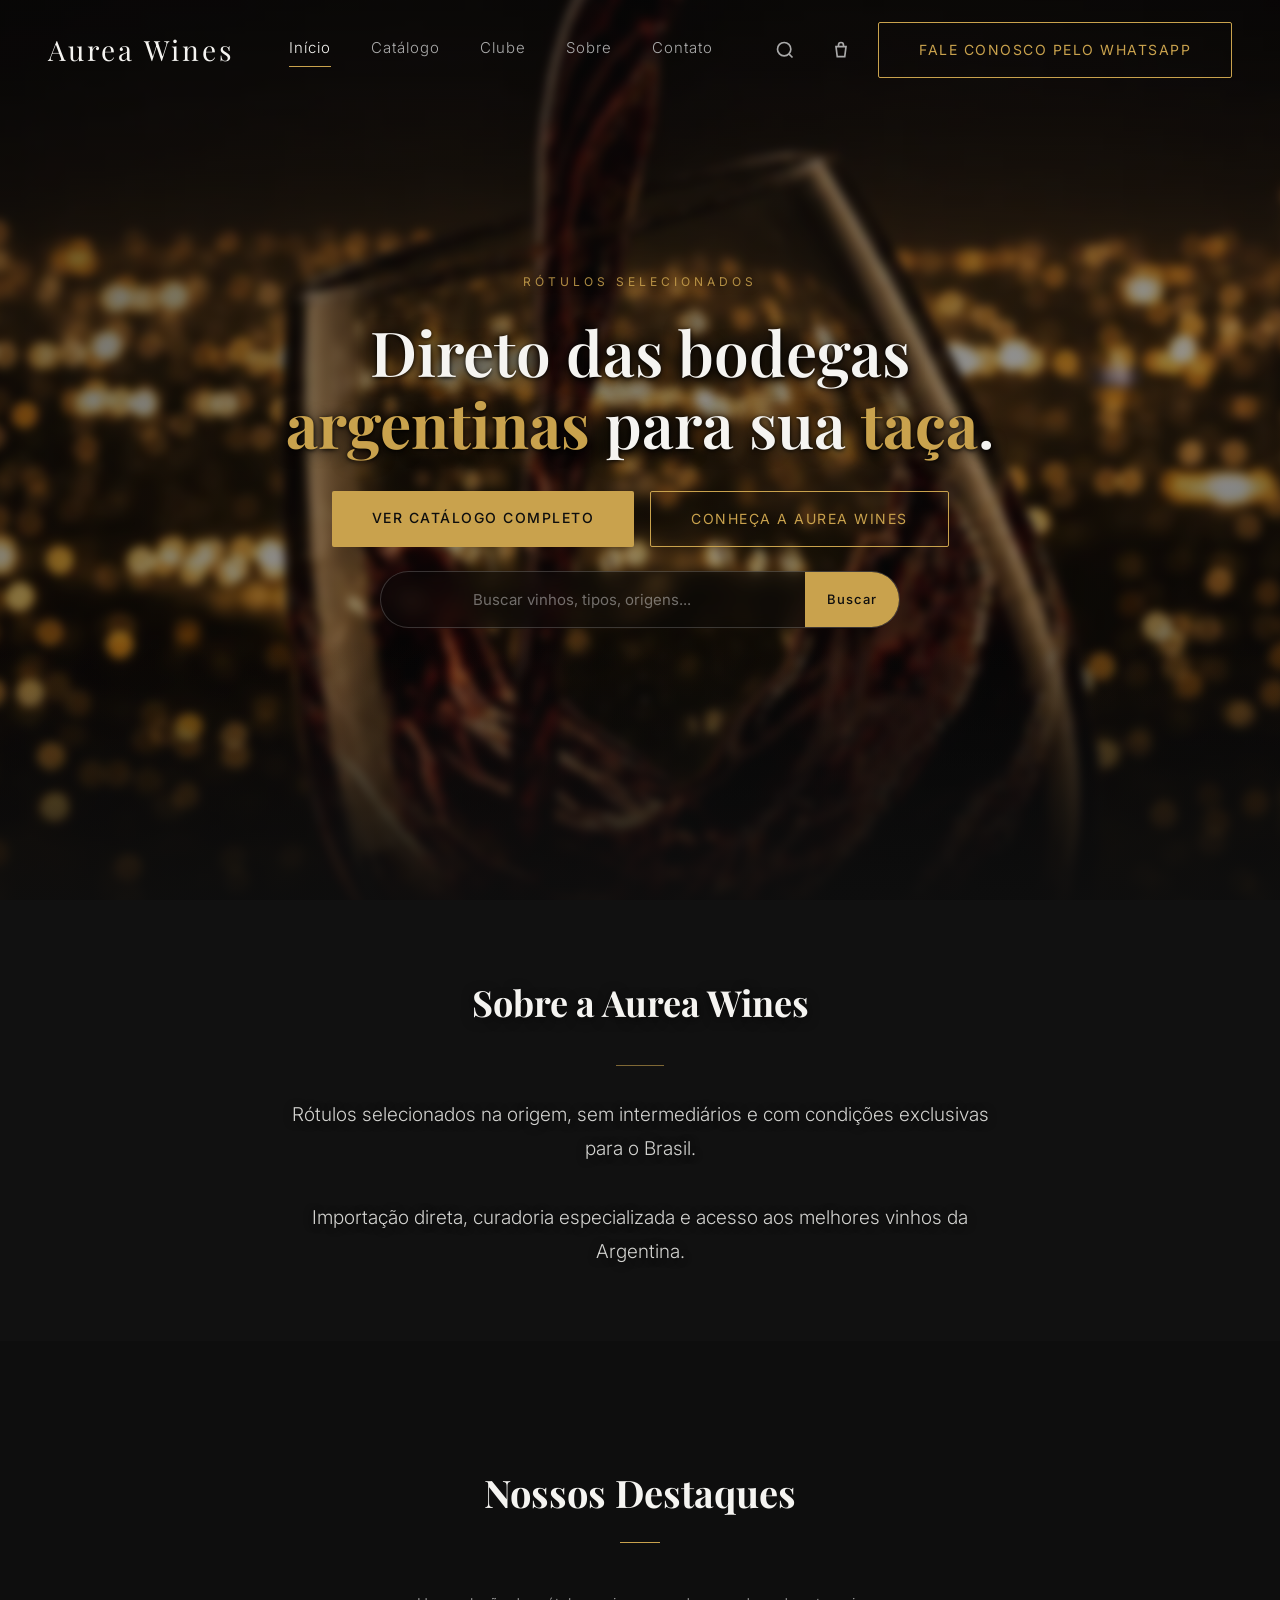
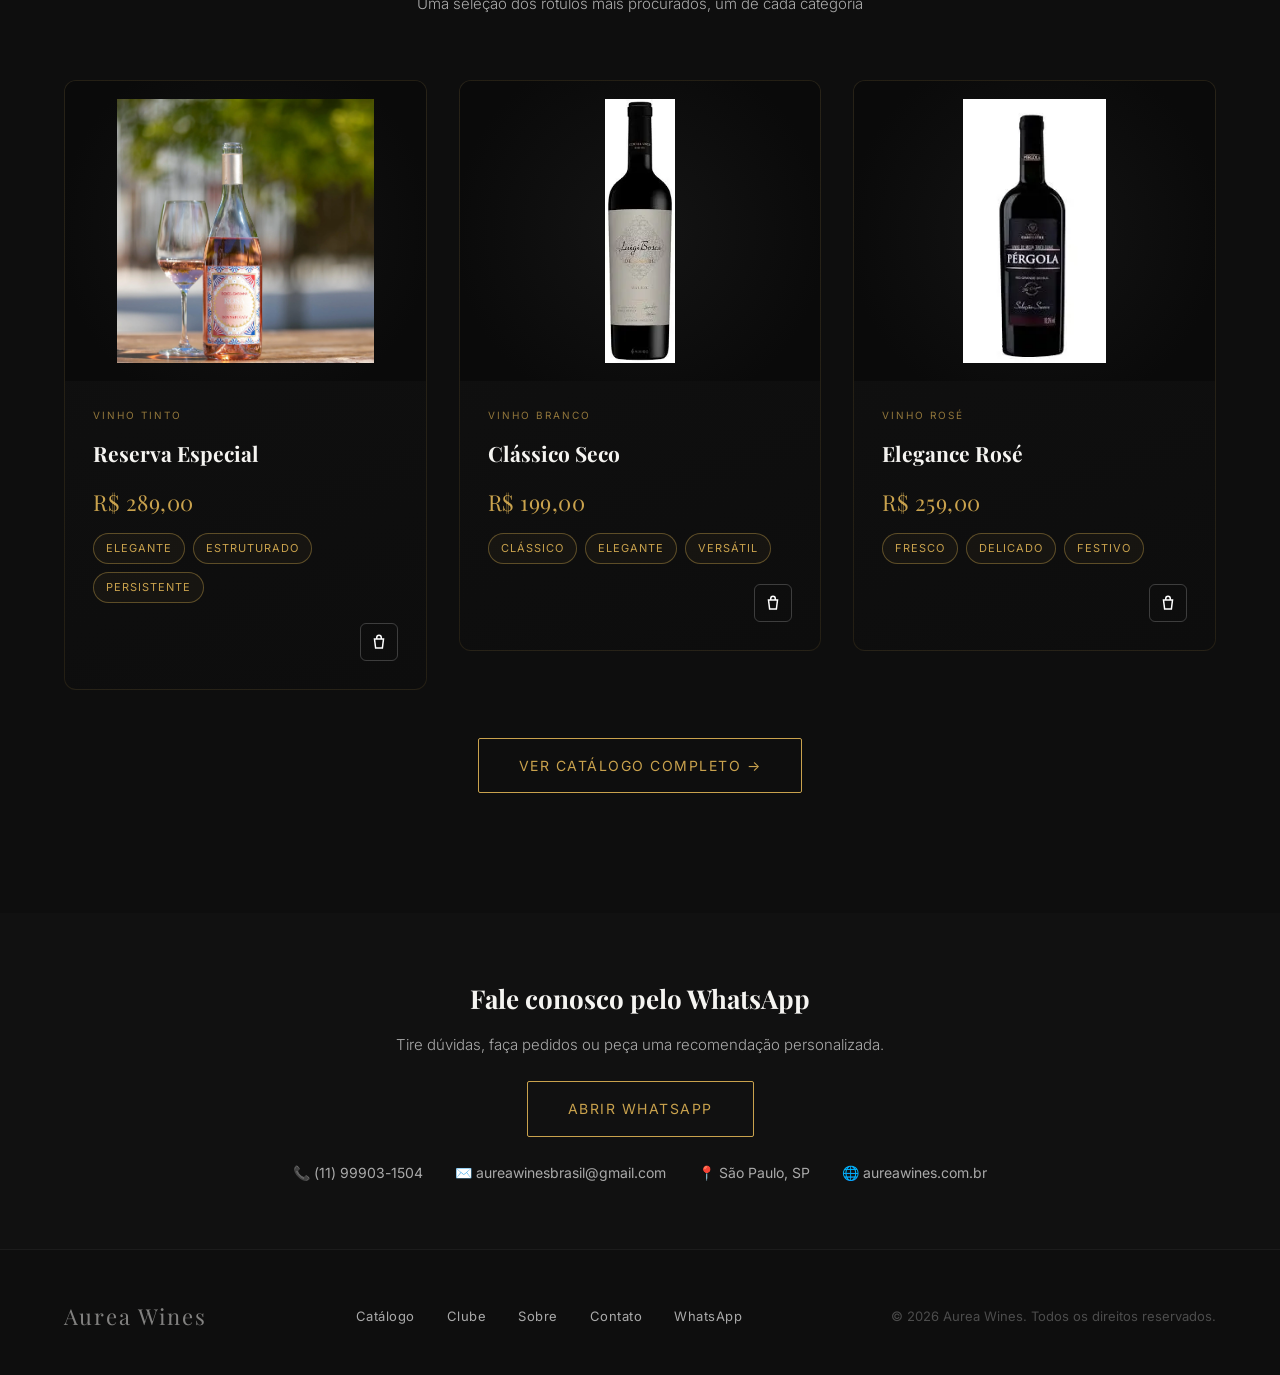
<file: index.html>
<!doctype html>
<html lang="pt-BR">
  <head>
    <meta charset="UTF-8" />
    <meta name="viewport" content="width=device-width, initial-scale=1.0" />
    <title>Aurea Wines</title>
    <meta
      name="description"
      content="Vinhos selecionados com rigor para quem aprecia o extraordinário."
    />
    <link rel="icon" type="image/png" href="assets/images/Logo.png" />
    <link rel="preconnect" href="https://fonts.googleapis.com" />
    <link rel="preconnect" href="https://fonts.gstatic.com" crossorigin />
    <link
      rel="preconnect"
      href="https://aurea-wines-2.myshopify.com"
      crossorigin
    />
    <link
      rel="preload"
      as="style"
      href="https://fonts.googleapis.com/css2?family=Playfair+Display:wght@400;600&family=Inter:wght@300;400;500&display=swap"
      onload="
        this.onload = null;
        this.rel = 'stylesheet';
      "
    />
    <noscript>
      <link
        rel="stylesheet"
        href="https://fonts.googleapis.com/css2?family=Playfair+Display:wght@400;600&family=Inter:wght@300;400;500&display=swap"
      />
    </noscript>
    <link rel="stylesheet" href="css/reset.css" />
    <link rel="stylesheet" href="css/variables.css" />
    <link rel="stylesheet" href="css/style.css" />
    <link rel="stylesheet" href="css/animation-scroll.css" />
    <style>
      /* CTA compacto */
      .cta-compact {
        padding: 64px 0;
        background: var(--color-black-soft);
        text-align: center;
      }
      .cta-compact h3 {
        font-family: var(--font-title);
        font-size: 26px;
        margin-bottom: 10px;
      }
      .cta-compact p {
        font-size: 15px;
        color: var(--color-muted);
        margin-bottom: 24px;
        font-weight: 300;
      }
      .cta-compact-info {
        display: flex;
        justify-content: center;
        gap: 32px;
        flex-wrap: wrap;
        margin-top: 24px;
        font-size: 14px;
        color: var(--color-muted);
      }
      .hero-highlight {
        color: var(--color-gold);
        font-weight: 700;
      }
      /* Botão Buscar: altura completa da barra */
      .hero-search {
        align-items: stretch;
        overflow: hidden;
      }
      .hero-search > button {
        align-self: stretch;
        height: auto !important;
        min-height: 50px;
        margin-bottom: 0;
        padding-bottom: 0;
      }
    </style>
  </head>
  <body>
    <!-- HEADER -->
    <header class="header">
      <div class="header-content">
        <a href="index.html" class="logo">Aurea Wines</a>
        <nav class="nav nav-center">
          <a href="index.html" class="active">Início</a>
          <a href="catalogo.html">Catálogo</a>
          <a href="clube.html">Clube</a>
          <a href="sobre.html">Sobre</a>
          <a href="contato.html">Contato</a>
        </nav>
        <div class="header-actions">
          <button class="icon-btn" aria-label="Buscar">
            <svg viewBox="0 0 24 24" class="icon">
              <circle cx="11" cy="11" r="8" />
              <line x1="21" y1="21" x2="16.65" y2="16.65" />
            </svg>
          </button>
          <button
            class="icon-btn"
            aria-label="Sacola"
            style="position: relative"
          >
            <svg viewBox="0 0 24 24" class="icon">
              <path d="M6 8h12l-1.5 12h-9L6 8z" />
              <path d="M9 8V6a3 3 0 0 1 6 0v2" />
            </svg>
            <span id="cartBadge"></span>
          </button>
          <a
            href="https://wa.me/5511999031504?text=Olá!%20Gostaria%20de%20conversar%20sobre%20os%20produtos%20da%20Aurea%20Wines."
            target="_blank"
            class="btn-outline header-cta"
          >
            Fale conosco pelo WhatsApp
          </a>
        </div>
      </div>
    </header>
    <main>
      <!-- HERO + MANIFESTO -->
      <div class="bg-section">
        <section class="hero" id="home">
          <div class="hero-content container reveal">
            <span class="hero-eyebrow">Rótulos selecionados</span>
            <h2>
              Direto das bodegas
              <span class="hero-highlight">argentinas</span>
              para sua <span class="hero-highlight">taça</span>.
            </h2>
            <div class="hero-actions">
              <a href="catalogo.html" class="btn-primary"
                >Ver Catálogo Completo</a
              >
              <a href="sobre.html" class="btn-outline">Conheça a Aurea Wines</a>
            </div>
            <!-- Barra de busca rápida -->
            <div class="hero-search">
              <div class="hero-search-wrap">
                <input
                  type="text"
                  id="heroSearchInput"
                  placeholder="Buscar vinhos, tipos, origens..."
                  autocomplete="off"
                />

                <div
                  id="heroSearchSuggestions"
                  class="hero-search-suggestions"
                ></div>
              </div>

              <button onclick="heroSearchGo()">Buscar</button>
            </div>
          </div>
        </section>

        <section class="manifesto reveal" id="sobre">
          <div class="container">
            <h3>Sobre a Aurea Wines</h3>
            <div class="manifesto-divider"></div>
            <p>
              Rótulos selecionados na origem, sem intermediários e com condições
              exclusivas para o Brasil.<br /><br />

              Importação direta, curadoria especializada e acesso aos melhores
              vinhos da Argentina.
            </p>
          </div>
        </section>
      </div>

      <!-- DESTAQUES (dinâmico — um por tipo) -->
      <section class="produtos-preview" id="produtos">
        <div class="container">
          <h3 class="reveal">Nossos Destaques</h3>
          <div class="section-gold-line reveal reveal-delay-1"></div>
          <p class="section-subtitle reveal reveal-delay-2">
            Uma seleção dos rótulos mais procurados, um de cada categoria
          </p>

          <!-- Skeletons enquanto carrega -->
          <div class="produtos-grid" id="destaquesGrid">
            <div class="wine-skeleton">
              <div class="skel-img"></div>
              <div class="skel-content">
                <div class="skel-line h2"></div>
                <div class="skel-line h1"></div>
                <div class="skel-line btn"></div>
              </div>
            </div>
            <div class="wine-skeleton">
              <div class="skel-img"></div>
              <div class="skel-content">
                <div class="skel-line h2"></div>
                <div class="skel-line h1"></div>
                <div class="skel-line btn"></div>
              </div>
            </div>
            <div class="wine-skeleton">
              <div class="skel-img"></div>
              <div class="skel-content">
                <div class="skel-line h2"></div>
                <div class="skel-line h1"></div>
                <div class="skel-line btn"></div>
              </div>
            </div>
          </div>

          <div style="text-align: center; margin-top: 48px" class="reveal">
            <a href="catalogo.html" class="btn-outline"
              >Ver catálogo completo →</a
            >
          </div>
        </div>
      </section>

      <!-- CTA COMPACTO -->
      <section class="cta-compact reveal" id="contato">
        <div class="container">
          <h3>Fale conosco pelo WhatsApp</h3>
          <p>
            Tire dúvidas, faça pedidos ou peça uma recomendação personalizada.
          </p>
          <a
            href="https://wa.me/5511999031504?text=Olá!%20Gostaria%20de%20conversar%20sobre%20os%20produtos%20da%20Aurea%20Wines."
            target="_blank"
            class="btn-outline"
          >
            Abrir WhatsApp
          </a>
          <div class="cta-compact-info">
            <span>📞 (11) 99903-1504</span>
            <span>✉️ aureawinesbrasil@gmail.com</span>
            <span>📍 São Paulo, SP</span>
            <span>🌐 aureawines.com.br</span>
          </div>
        </div>
      </section>
    </main>
    <!-- FOOTER -->
    <footer class="footer reveal">
      <div class="container">
        <div class="footer-inner">
          <span class="footer-logo">Aurea Wines</span>
          <nav class="footer-links">
            <a href="catalogo.html">Catálogo</a>
            <a href="clube.html">Clube</a>
            <a href="sobre.html">Sobre</a>
            <a href="contato.html">Contato</a>
            <a href="https://wa.me/5511999031504" target="_blank">WhatsApp</a>
          </nav>
          <p class="footer-copy">
            © 2026 Aurea Wines. Todos os direitos reservados.
          </p>
        </div>
      </div>
    </footer>

    <!-- OVERLAY + SACOLA -->
    <div class="cart-overlay" id="cartOverlay"></div>
    <div class="cart" id="cart">
      <div class="cart-header">
        <h3>Sua Sacola</h3>
        <button id="closeCart">✕</button>
      </div>
      <div class="cart-items" id="cartItems"></div>
      <div class="cart-footer">
        <div class="cart-footer-total">
          <span>Total</span><strong id="cartTotal">R$ 0,00</strong>
        </div>
        <a
          id="checkoutBtn"
          href="#"
          class="btn-primary"
          style="display: block; text-align: center"
          >Finalizar pelo WhatsApp</a
        >
      </div>
    </div>

    <script src="js/shopify.js" defer></script>
    <script src="js/cart.js" defer></script>
    <script src="js/search.js" defer></script>
    <script src="js/mobile-nav.js" defer></script>
    <script src="js/animation-scroll.js" defer></script>
    <script>
      document.addEventListener("DOMContentLoaded", function () {
        function heroSearchGo() {
          const q = document.getElementById("heroSearchInput").value.trim();
          if (q)
            window.location.href = `catalogo.html?q=${encodeURIComponent(q)}`;
          else window.location.href = "catalogo.html";
        }

        document
          .getElementById("heroSearchInput")
          ?.addEventListener("keydown", (e) => {
            if (e.key === "Enter") heroSearchGo();
          });
        (async function loadDestaques() {
          const grid = document.getElementById("destaquesGrid");

          function fmtBRL(v) {
            return parseFloat(v).toLocaleString("pt-BR", {
              style: "currency",
              currency: "BRL",
            });
          }
          function esc(s) {
            return s.replace(/"/g, "&quot;").replace(/'/g, "&#39;");
          }
          function pick(arr) {
            return arr[Math.floor(Math.random() * arr.length)];
          }
          const TIPOS_DESTAQUE = ["Vinho Tinto", "Vinho Branco", "Vinho Rosé"];

          let todos;
          try {
            if (isShopifyConfigured()) {
              const { products } = await fetchProductsPage(100);
              todos = products.map(mapShopifyProduct);
            } else {
              todos = DEMO_PRODUCTS;
            }
          } catch (_) {
            todos = DEMO_PRODUCTS;
          }
          const byType = {};
          todos
            .filter((p) => p.available && p.productType)
            .forEach((p) => {
              if (!byType[p.productType]) byType[p.productType] = [];
              byType[p.productType].push(p);
            });

          const picks = TIPOS_DESTAQUE.filter((t) => byType[t]?.length).map(
            (t) => pick(byType[t]),
          );

          if (!picks.length) {
            grid.innerHTML = "";
            return;
          }

          grid.innerHTML = picks
            .map(
              (p, i) => `
      <a href="produto.html?handle=${p.handle}" style="display:block;text-decoration:none;color:inherit;">
        <div class="wine-card" style="opacity:0;transform:translateY(32px);transition:opacity .6s ease ${i * 0.12}s,transform .6s ease ${i * 0.12}s;">
          <div class="wine-img">
            ${p.image ? `<img src="${p.image}" alt="${p.imageAlt}" loading="lazy" />` : ""}
          </div>
          <div class="wine-content">
            ${p.productType ? `<span style="font-size:10px;letter-spacing:2px;text-transform:uppercase;color:var(--color-gold);opacity:.7;">${p.productType}</span>` : ""}
            <h4>${p.title}</h4>
            <span class="wine-price">${fmtBRL(p.price)}</span>
            ${
              p.tags.length
                ? `<div class="wine-tags">${p.tags
                    .slice(0, 3)
                    .map((t) => `<span>${t}</span>`)
                    .join("")}</div>`
                : ""
            }
            <div class="wine-actions" style="display:flex;justify-content:flex-end;margin-top:8px;">
              <button class="cart-icon-btn"
                data-name="${esc(p.title)}"
                data-price="${p.price}"
                data-variant-id="${p.variantId}"
                data-image="${p.image}"
                data-handle="${p.handle}"
                onclick="event.preventDefault();event.stopPropagation();addToCartBtn(this);"
                aria-label="Adicionar à sacola">
                <svg viewBox="0 0 24 24" width="18" height="18" stroke="currentColor" fill="none" stroke-width="2">
                  <path d="M6 8h12l-1.5 12h-9L6 8z"/><path d="M9 8V6a3 3 0 0 1 6 0v2"/>
                </svg>
              </button>
            </div>
          </div>
        </div>
      </a>`,
            )
            .join("");

          requestAnimationFrame(() =>
            requestAnimationFrame(() => {
              grid.querySelectorAll(".wine-card").forEach((el) => {
                el.style.opacity = "1";
                el.style.transform = "translateY(0)";
              });
            }),
          );
        })();
        if (typeof window.attachSuggestions === "function") {
          window.attachSuggestions(
            document.getElementById("heroSearchInput"),
            document.querySelector(".hero-search"),
          );
        }
      });
    </script>
  </body>
</html>
</file>
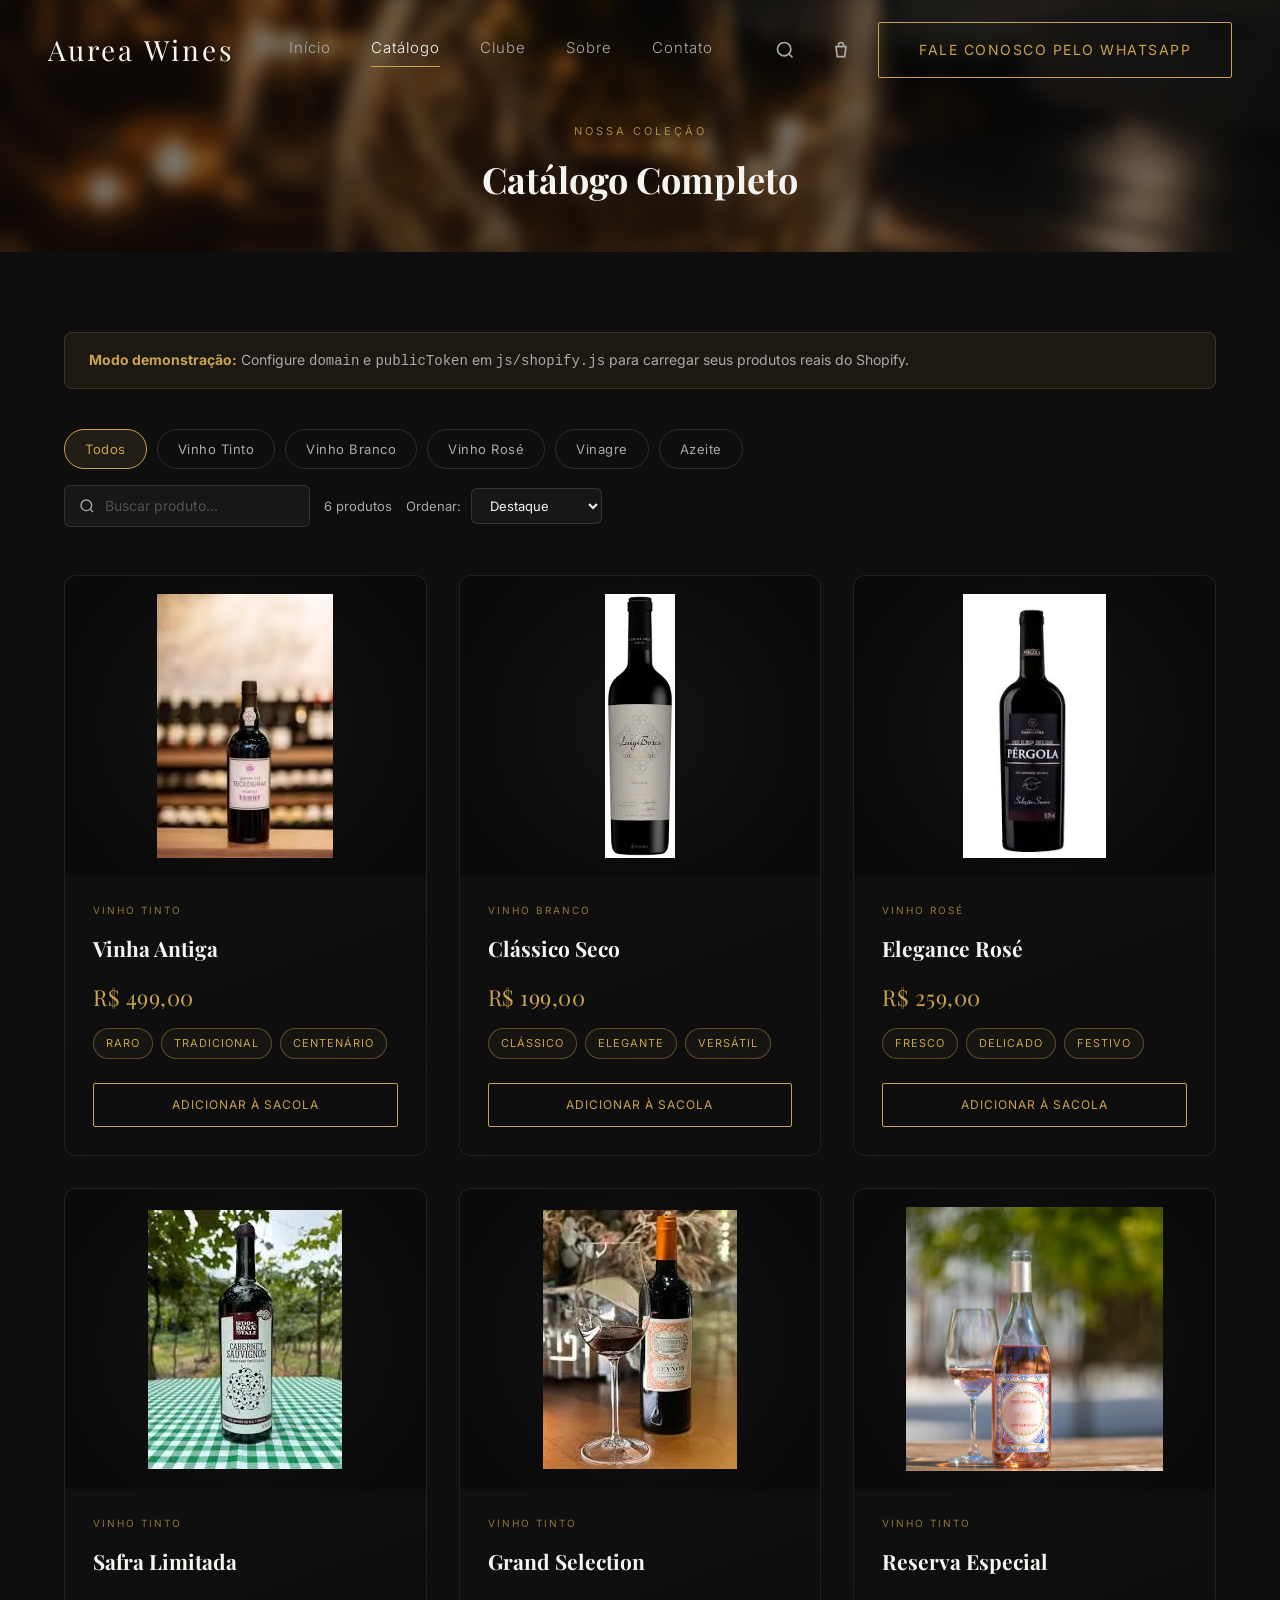
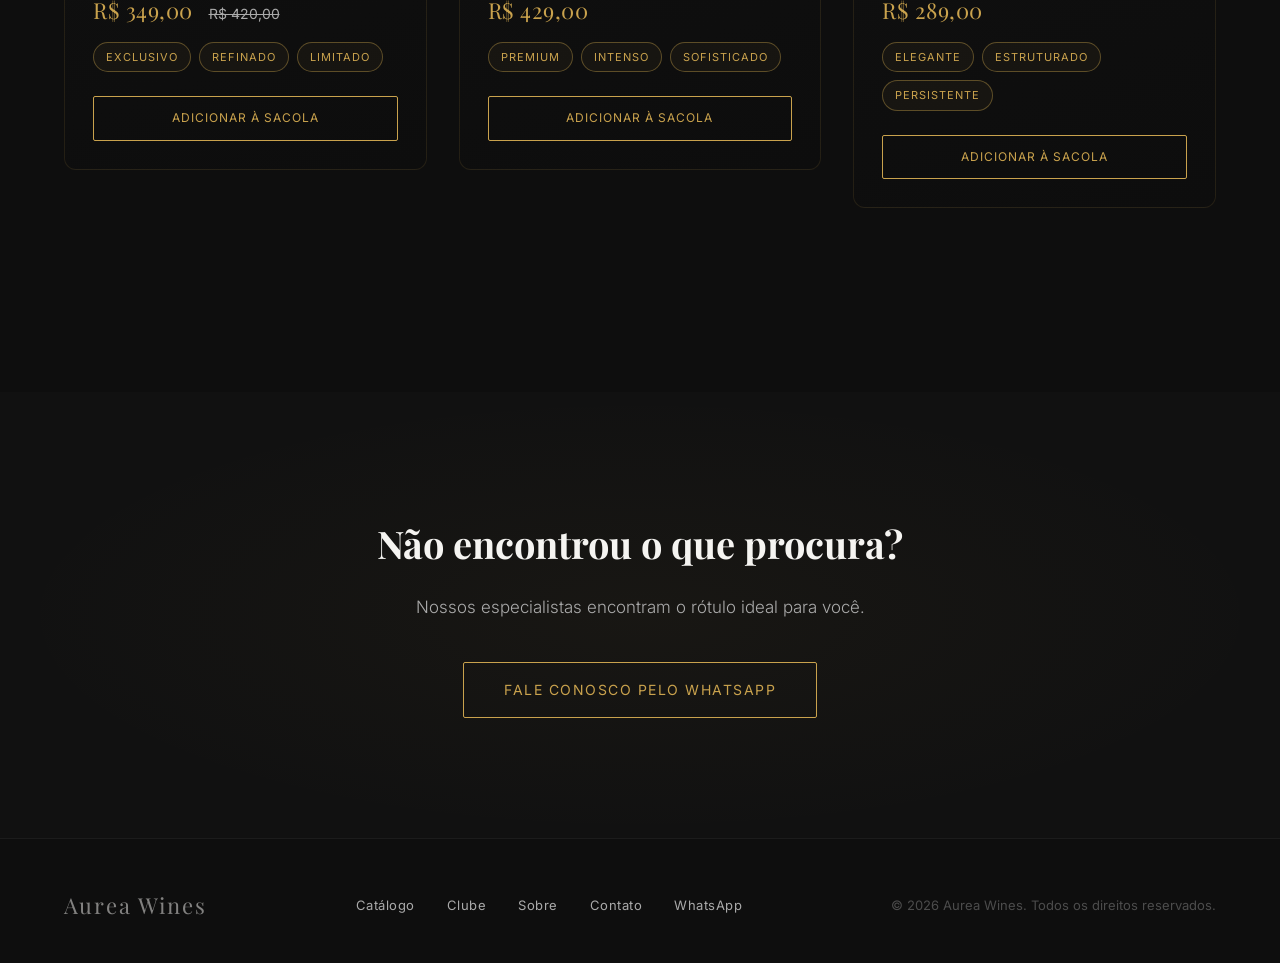
<file: catalogo.html>
<!doctype html>
<html lang="pt-BR">
  <head>
    <meta charset="UTF-8" />
    <meta name="viewport" content="width=device-width, initial-scale=1.0" />
    <title>Catálogo — Aurea Wines</title>
    <link rel="icon" type="image/png" href="assets/images/Logo.png" />
    <link rel="preconnect" href="https://fonts.googleapis.com" />
    <link rel="preconnect" href="https://fonts.gstatic.com" crossorigin />
    <link
      rel="preconnect"
      href="https://aurea-wines-2.myshopify.com"
      crossorigin
    />
    <link
      rel="preload"
      as="style"
      href="https://fonts.googleapis.com/css2?family=Playfair+Display:wght@400;600&family=Inter:wght@300;400;500&display=swap"
      onload="
        this.onload = null;
        this.rel = 'stylesheet';
      "
    />
    <noscript>
      <link
        rel="stylesheet"
        href="https://fonts.googleapis.com/css2?family=Playfair+Display:wght@400;600&family=Inter:wght@300;400;500&display=swap"
      />
    </noscript>
    <link rel="stylesheet" href="css/reset.css" />
    <link rel="stylesheet" href="css/variables.css" />
    <link rel="stylesheet" href="css/style.css" />
    <link rel="stylesheet" href="css/animation-scroll.css" />
    <style>
      /* Hero compacto do catálogo */
      .hero-catalogo-compact {
        height: 28vh;
        min-height: 200px;
        position: relative;
        display: flex;
        align-items: center;
        justify-content: center;
        padding-top: 80px;
        overflow: hidden;
      }
      .hero-catalogo-compact::before {
        content: "";
        position: absolute;
        inset: 0;
        background: rgba(10, 10, 10, 0.55);
        z-index: 1;
      }
      .hero-catalogo-compact::after {
        content: "";
        position: absolute;
        inset: 0;

        background: url("assets/images/vinhoMenu.webp") center / cover no-repeat;

        filter: blur(8px);
        transform: scale(1.08);

        z-index: 0;
      }
      .hero-catalogo-compact .hero-inner {
        position: relative;
        z-index: 2;
        text-align: center;
      }
      .hero-catalogo-compact .hero-eyebrow {
        font-size: 11px;
        letter-spacing: 3px;
        text-transform: uppercase;
        color: var(--color-gold);
        opacity: 0.8;
        display: block;
        margin-bottom: 8px;
      }
      .hero-catalogo-compact h1 {
        font-family: var(--font-title);
        font-size: clamp(28px, 5vw, 36px);
        color: var(--color-offwhite);
      }
      @media (max-width: 768px) {
        .hero-catalogo-compact h1 {
          font-size: 32px;
        }
      }

      /* Toolbar inline search */
      .catalogo-search-input {
        display: flex;
        align-items: center;
        gap: 10px;
        background: rgba(255, 255, 255, 0.04);
        border: 1px solid rgba(170, 170, 170, 0.18);
        border-radius: 6px;
        padding: 8px 14px;
        transition: border-color 0.25s;
      }
      .catalogo-search-input:focus-within {
        border-color: rgba(201, 162, 77, 0.5);
      }
      .catalogo-search-input svg {
        flex-shrink: 0;
      }
      .catalogo-search-input input {
        background: transparent;
        border: none;
        outline: none;
        font-size: 14px;
        color: var(--color-offwhite);
        width: 190px;
        caret-color: var(--color-gold);
      }
      .catalogo-search-input input::placeholder {
        color: rgba(170, 170, 170, 0.4);
      }

      /* Cards — sem descrição, cursor pointer */
      .wine-card-link {
        display: block;
        text-decoration: none;
        color: inherit;
      }
      .wine-card-link .wine-card {
        cursor: pointer;
      }

      /* Paginação */
      .pagination {
        display: flex;
        align-items: center;
        justify-content: center;
        gap: 8px;
        margin-top: 64px;
        flex-wrap: wrap;
      }
      .page-btn {
        width: 38px;
        height: 38px;
        border-radius: 6px;
        border: 1px solid rgba(170, 170, 170, 0.2);
        color: var(--color-muted);
        font-size: 14px;
        display: flex;
        align-items: center;
        justify-content: center;
        cursor: pointer;
        transition: all 0.2s;
      }
      .page-btn:hover {
        border-color: var(--color-gold);
        color: var(--color-gold);
      }
      .page-btn.active {
        background: var(--color-gold);
        color: var(--color-black);
        border-color: var(--color-gold);
      }
      .page-btn:disabled {
        opacity: 0.3;
        cursor: not-allowed;
      }
      .page-btn.wide {
        width: auto;
        padding: 0 14px;
      }
      .page-ellipsis {
        color: var(--color-muted);
        font-size: 14px;
        padding: 0 4px;
      }
    </style>
  </head>
  <body class="internal-page">
    <!-- HEADER -->
    <header class="header">
      <div class="header-content">
        <a href="index.html" class="logo">Aurea Wines</a>
        <nav class="nav nav-center">
          <a href="index.html">Início</a>
          <a href="catalogo.html" class="active">Catálogo</a>
          <a href="clube.html">Clube</a>
          <a href="sobre.html">Sobre</a>
          <a href="contato.html">Contato</a>
        </nav>
        <div class="header-actions">
          <button class="icon-btn" aria-label="Buscar">
            <svg viewBox="0 0 24 24" class="icon">
              <circle cx="11" cy="11" r="8" />
              <line x1="21" y1="21" x2="16.65" y2="16.65" />
            </svg>
          </button>
          <button
            class="icon-btn"
            aria-label="Sacola"
            style="position: relative"
          >
            <svg viewBox="0 0 24 24" class="icon">
              <path d="M6 8h12l-1.5 12h-9L6 8z" />
              <path d="M9 8V6a3 3 0 0 1 6 0v2" />
            </svg>
            <span id="cartBadge"></span>
          </button>
          <a
            href="https://wa.me/5511999031504?text=Olá!%20Gostaria%20de%20conversar%20sobre%20os%20produtos%20da%20Aurea%20Wines."
            target="_blank"
            class="btn-outline header-cta"
          >
            Fale conosco pelo WhatsApp
          </a>
        </div>
      </div>
    </header>
    <main>
      <!-- HERO COMPACTO -->
      <div class="hero-catalogo-compact">
        <div class="hero-inner">
          <span class="hero-eyebrow">Nossa coleção</span>
          <h1>Catálogo Completo</h1>
        </div>
      </div>

      <!-- CATÁLOGO -->
      <section class="catalogo-section" id="catalogo">
        <div class="container">
          <!-- Aviso demo -->
          <div class="config-notice" id="configNotice">
            <strong>Modo demonstração:</strong> Configure <code>domain</code> e
            <code>publicToken</code> em <code>js/shopify.js</code> para carregar
            seus produtos reais do Shopify.
          </div>

          <!-- Toolbar -->
          <div class="catalogo-toolbar reveal" style="gap: 16px">
            <!-- Filtros -->
            <div class="catalogo-filters" id="filters" style="flex-wrap: wrap">
              <button class="filter-btn active" data-type="todos">Todos</button>
              <button class="filter-btn" data-type="Vinho Tinto">
                Vinho Tinto
              </button>
              <button class="filter-btn" data-type="Vinho Branco">
                Vinho Branco
              </button>
              <button class="filter-btn" data-type="Vinho Rosé">
                Vinho Rosé
              </button>
              <button class="filter-btn" data-type="Vinagre">Vinagre</button>
              <button class="filter-btn" data-type="Azeite">Azeite</button>
            </div>

            <!-- Busca + Sort + Count -->
            <div
              style="
                display: flex;
                align-items: center;
                gap: 14px;
                flex-wrap: wrap;
              "
            >
              <!-- Busca inline -->
              <div class="catalogo-search-input">
                <svg
                  viewBox="0 0 24 24"
                  width="16"
                  height="16"
                  stroke="var(--color-muted)"
                  fill="none"
                  stroke-width="2"
                >
                  <circle cx="11" cy="11" r="8" />
                  <line x1="21" y1="21" x2="16.65" y2="16.65" />
                </svg>
                <input
                  type="text"
                  id="inlineSearch"
                  placeholder="Buscar produto..."
                  autocomplete="off"
                />
              </div>

              <span class="catalogo-count" id="productCount"
                >Carregando...</span
              >

              <div class="catalogo-sort">
                <label for="sortSelect">Ordenar:</label>
                <select id="sortSelect">
                  <option value="default">Destaque</option>
                  <option value="price-asc">Menor preço</option>
                  <option value="price-desc">Maior preço</option>
                  <option value="name-asc">Nome (A–Z)</option>
                </select>
              </div>
            </div>
          </div>

          <!-- Grid -->
          <div class="catalogo-grid" id="productsGrid">
            <!-- Skeletons -->
            <div class="wine-skeleton">
              <div class="skel-img"></div>
              <div class="skel-content">
                <div class="skel-line h2"></div>
                <div class="skel-line h1"></div>
                <div class="skel-line btn"></div>
              </div>
            </div>
            <div class="wine-skeleton">
              <div class="skel-img"></div>
              <div class="skel-content">
                <div class="skel-line h2"></div>
                <div class="skel-line h1"></div>
                <div class="skel-line btn"></div>
              </div>
            </div>
            <div class="wine-skeleton">
              <div class="skel-img"></div>
              <div class="skel-content">
                <div class="skel-line h2"></div>
                <div class="skel-line h1"></div>
                <div class="skel-line btn"></div>
              </div>
            </div>
          </div>

          <!-- Paginação -->
          <div class="pagination" id="pagination"></div>
        </div>
      </section>

      <!-- CTA -->
      <section class="cta reveal">
        <div class="container">
          <h3>Não encontrou o que procura?</h3>
          <p>Nossos especialistas encontram o rótulo ideal para você.</p>
          <a
            href="https://wa.me/5511999031504?text=Olá!%20Preciso%20de%20ajuda%20para%20escolher%20um%20produto%20na%20Aurea%20Wines."
            target="_blank"
            class="btn-outline"
          >
            Fale conosco pelo WhatsApp
          </a>
        </div>
      </section>
    </main>
    <!-- FOOTER -->
    <footer class="footer reveal">
      <div class="container">
        <div class="footer-inner">
          <span class="footer-logo">Aurea Wines</span>
          <nav class="footer-links">
            <a href="catalogo.html">Catálogo</a>
            <a href="clube.html">Clube</a>
            <a href="sobre.html">Sobre</a>
            <a href="contato.html">Contato</a>
            <a href="https://wa.me/5511999031504" target="_blank">WhatsApp</a>
          </nav>
          <p class="footer-copy">
            © 2026 Aurea Wines. Todos os direitos reservados.
          </p>
        </div>
      </div>
    </footer>

    <!-- OVERLAY + SACOLA -->
    <div class="cart-overlay" id="cartOverlay"></div>
    <div class="cart" id="cart">
      <div class="cart-header">
        <h3>Sua Sacola</h3>
        <button id="closeCart">✕</button>
      </div>
      <div class="cart-items" id="cartItems"></div>
      <div class="cart-footer">
        <div class="cart-footer-total">
          <span>Total</span><strong id="cartTotal">R$ 0,00</strong>
        </div>
        <a
          id="checkoutBtn"
          href="#"
          class="btn-primary"
          style="display: block; text-align: center"
          >Finalizar pelo WhatsApp</a
        >
      </div>
    </div>

    <script src="js/shopify.js" defer></script>
    <script src="js/cart.js" defer></script>
    <script src="js/search.js" defer></script>
    <script src="js/mobile-nav.js" defer></script>
    <script src="js/animation-scroll.js" defer></script>
    <script>
      document.addEventListener("DOMContentLoaded", function () {
        (function () {
          const PER_PAGE = 45;
          const grid = document.getElementById("productsGrid");
          const countEl = document.getElementById("productCount");
          const paginationEl = document.getElementById("pagination");
          const configNotice = document.getElementById("configNotice");
          const sortSelect = document.getElementById("sortSelect");
          const filterBtns = document.querySelectorAll(".filter-btn");
          const searchInput = document.getElementById("inlineSearch");

          let allProducts = [];
          let filtered = [];
          let currentPage = 1;
          let activeFilter = "todos";
          let activeSort = "default";
          let searchQuery = "";
          function buildCard(p) {
            const hasCompare = p.compareAtPrice > p.price;
            return `
          <a class="wine-card-link" href="produto.html?handle=${p.handle}">
            <div class="wine-card">
              <div class="wine-img">
                ${
                  p.image
                    ? `<img src="${p.image}" alt="${p.imageAlt}" loading="lazy" />`
                    : `<svg viewBox="0 0 24 24" width="64" height="64" stroke="rgba(170,170,170,.15)" fill="none" stroke-width=".8"><path d="M6 8h12l-1.5 12h-9L6 8z"/></svg>`
                }
              </div>
              <div class="wine-content">
                ${p.productType ? `<span style="font-size:10px;letter-spacing:2px;text-transform:uppercase;color:var(--color-gold);opacity:.7;">${p.productType}</span>` : ""}
                <h4>${p.title}</h4>
                <div style="display:flex;align-items:baseline;gap:10px;">
                  <span class="wine-price">${fmtBRL(p.price)}</span>
                  ${hasCompare ? `<span class="wine-price-compare">${fmtBRL(p.compareAtPrice)}</span>` : ""}
                </div>
                ${
                  p.tags.length
                    ? `<div class="wine-tags">${p.tags
                        .slice(0, 3)
                        .map((t) => `<span>${t}</span>`)
                        .join("")}</div>`
                    : ""
                }
                <div class="wine-actions">
                  ${
                    p.available
                      ? `<button class="btn-outline add-to-cart"
                        data-name="${esc(p.title)}" data-price="${p.price}"
                        data-variant-id="${p.variantId}" data-image="${p.image}" data-handle="${p.handle}"
                        onclick="event.preventDefault();event.stopPropagation();addToCartBtn(this);">
                        Adicionar à Sacola
                      </button>`
                      : `<div style="display:flex;flex-direction:column;gap:8px;width:100%;">
                        <span style="display:inline-block;text-align:center;padding:8px;font-size:11px;letter-spacing:2px;text-transform:uppercase;color:#888;border:1px solid rgba(255,255,255,0.1);border-radius:2px;background:rgba(255,255,255,0.03);">
                          ✕ &nbsp;Esgotado
                        </span>
                        <a href="https://wa.me/5511999031504?text=Olá!%20Tenho%20interesse%20no%20produto%20*${encodeURIComponent(p.title)}*%20da%20Aurea%20Wines.%20Ele%20voltará%20ao%20estoque%3F"
                            target="_blank"
                            onclick="event.stopPropagation();"
                            style="font-size:11px;letter-spacing:1px;text-align:center;color:var(--color-gold);text-transform:uppercase;padding:4px 0;">
                            Avisar quando chegar →
                        </a>
                      </div>`
                  }
                </div>
              </div>
            </div>
          </a>`;
          }

          function fmtBRL(v) {
            return parseFloat(v).toLocaleString("pt-BR", {
              style: "currency",
              currency: "BRL",
            });
          }
          function esc(s) {
            return s.replace(/"/g, "&quot;").replace(/'/g, "&#39;");
          }
          function applyFilters() {
            filtered =
              activeFilter === "todos"
                ? [...allProducts]
                : allProducts.filter((p) => p.productType === activeFilter);

            if (searchQuery) {
              const q = searchQuery.toLowerCase();
              filtered = filtered.filter(
                (p) =>
                  p.title.toLowerCase().includes(q) ||
                  p.productType.toLowerCase().includes(q) ||
                  p.tags.some((t) => t.toLowerCase().includes(q)),
              );
            }

            // ── Ordem cíclica estável ────────────────────

            const CICLO = [
              "Vinho Tinto",
              "Tinto",
              "Vinho Branco",
              "Branco",
              "Vinho Rosé",
              "Rosé",
              "Espumante",
              "Azeite",
              "Vinagre",
            ];

            function shuffle(arr) {
              const a = [...arr];
              for (let i = a.length - 1; i > 0; i--) {
                const j = Math.floor(Math.random() * (i + 1));
                [a[i], a[j]] = [a[j], a[i]];
              }
              return a;
            }

            function buildCyclicOrder(products) {
              const STORAGE_KEY = "aurea_catalog_order_v3";

              try {
                const saved = JSON.parse(
                  localStorage.getItem(STORAGE_KEY) || "null",
                );
                if (Array.isArray(saved) && saved.length) {
                  const byHandle = Object.fromEntries(
                    products.map((p) => [p.handle, p]),
                  );
                  const restored = saved
                    .map((h) => byHandle[h])
                    .filter(Boolean);

                  const savedSet = new Set(saved);
                  const novos = products.filter((p) => !savedSet.has(p.handle));
                  return [...restored, ...novos];
                }
              } catch (_) {}

              const byType = {};
              products.forEach((p) => {
                const t = p.productType || "_outros";
                if (!byType[t]) byType[t] = [];
                byType[t].push(p);
              });

              Object.keys(byType).forEach((t) => {
                byType[t] = shuffle(byType[t]);
              });

              const tiposNoCiclo = CICLO.filter((t) => byType[t]?.length);
              const tiposExtras = Object.keys(byType).filter(
                (t) => !CICLO.includes(t) && byType[t]?.length,
              );
              const tiposOrdem = [...tiposNoCiclo, ...tiposExtras];

              const ordered = [];
              const maxLen = Math.max(
                ...tiposOrdem.map((t) => byType[t].length),
                0,
              );
              for (let i = 0; i < maxLen; i++) {
                for (const t of tiposOrdem) {
                  if (byType[t]?.[i]) ordered.push(byType[t][i]);
                }
              }

              localStorage.setItem(
                STORAGE_KEY,
                JSON.stringify(ordered.map((p) => p.handle)),
              );

              return ordered;
            }

            switch (activeSort) {
              case "default":
                if (activeFilter === "todos") {
                  filtered = buildCyclicOrder(filtered);
                }
                break;
              case "price-asc":
                filtered.sort((a, b) => a.price - b.price);
                break;
              case "price-desc":
                filtered.sort((a, b) => b.price - a.price);
                break;
              case "name-asc":
                filtered.sort((a, b) =>
                  a.title.localeCompare(b.title, "pt-BR"),
                );
                break;
            }

            currentPage = 1;
            renderPage();
          }

          // ── Renderiza página atual ───────────────────
          function renderPage() {
            const start = (currentPage - 1) * PER_PAGE;
            const slice = filtered.slice(start, start + PER_PAGE);
            const total = filtered.length;
            const pages = Math.ceil(total / PER_PAGE);

            if (!total) {
              grid.innerHTML = `<div style="grid-column:1/-1;text-align:center;padding:80px 0;color:var(--color-muted);">
            <p>Nenhum produto encontrado.</p>
            <button class="btn-outline btn-sm" style="margin-top:16px;" onclick="clearFilters()">Limpar filtros</button>
          </div>`;
              paginationEl.innerHTML = "";
              countEl.textContent = "0 produtos";
              return;
            }

            grid.innerHTML = slice.map(buildCard).join("");
            countEl.textContent = `${total} produto${total !== 1 ? "s" : ""}`;

            requestAnimationFrame(() => {
              grid.querySelectorAll(".wine-card").forEach((el, i) => {
                setTimeout(() => el.classList.add("active"), i * 40);
                el.style.opacity = "0";
                el.style.transform = "translateY(32px)";
                el.style.transition = "opacity .5s ease, transform .5s ease";
                requestAnimationFrame(() =>
                  requestAnimationFrame(() => {
                    el.style.opacity = "1";
                    el.style.transform = "translateY(0)";
                  }),
                );
              });
            });

            renderPagination(pages);
          }

          // ── Paginação ────────────────────────────────
          function renderPagination(pages) {
            if (pages <= 1) {
              paginationEl.innerHTML = "";
              return;
            }

            let html = "";
            html += `<button class="page-btn wide" onclick="goPage(${currentPage - 1})" ${currentPage === 1 ? "disabled" : ""}>‹ Anterior</button>`;

            const delta = 2;
            let shown = new Set([1, pages]);
            for (
              let i = Math.max(2, currentPage - delta);
              i <= Math.min(pages - 1, currentPage + delta);
              i++
            )
              shown.add(i);
            const sorted = [...shown].sort((a, b) => a - b);

            let prev = 0;
            for (const p of sorted) {
              if (p - prev > 1) html += `<span class="page-ellipsis">…</span>`;
              html += `<button class="page-btn ${p === currentPage ? "active" : ""}" onclick="goPage(${p})">${p}</button>`;
              prev = p;
            }

            html += `<button class="page-btn wide" onclick="goPage(${currentPage + 1})" ${currentPage === pages ? "disabled" : ""}>Próximo ›</button>`;
            paginationEl.innerHTML = html;
          }

          window.goPage = function (p) {
            const pages = Math.ceil(filtered.length / PER_PAGE);
            if (p < 1 || p > pages) return;
            currentPage = p;
            renderPage();
          };

          window.clearFilters = function () {
            filterBtns.forEach((b) => b.classList.remove("active"));
            document
              .querySelector('.filter-btn[data-type="todos"]')
              ?.classList.add("active");
            activeFilter = "todos";
            searchInput.value = "";
            searchQuery = "";
            applyFilters();
          };

          // ── Carrega produtos ─────────────────────────
          async function load() {
            const urlQ = new URLSearchParams(window.location.search).get("q");
            if (urlQ && searchInput) {
              searchInput.value = urlQ;
              searchQuery = urlQ;
            }

            try {
              if (isShopifyConfigured()) {
                const raw = await fetchAllProductsComplete();
                allProducts = raw.map(mapShopifyProduct);
              } else {
                throw new Error("demo");
              }
            } catch (_) {
              allProducts = DEMO_PRODUCTS;
              if (configNotice) configNotice.classList.add("visible");
            }
            applyFilters();
          }

          // ── Eventos ──────────────────────────────────
          filterBtns.forEach((btn) =>
            btn.addEventListener("click", () => {
              filterBtns.forEach((b) => b.classList.remove("active"));
              btn.classList.add("active");
              activeFilter = btn.dataset.type;
              applyFilters();
            }),
          );

          sortSelect?.addEventListener("change", () => {
            activeSort = sortSelect.value;
            applyFilters();
          });

          let searchTimer;
          searchInput?.addEventListener("input", () => {
            clearTimeout(searchTimer);
            searchTimer = setTimeout(() => {
              searchQuery = searchInput.value.trim();
              applyFilters();
            }, 300);
          });

          load();
        })();
      });
    </script>
  </body>
</html>
</file>
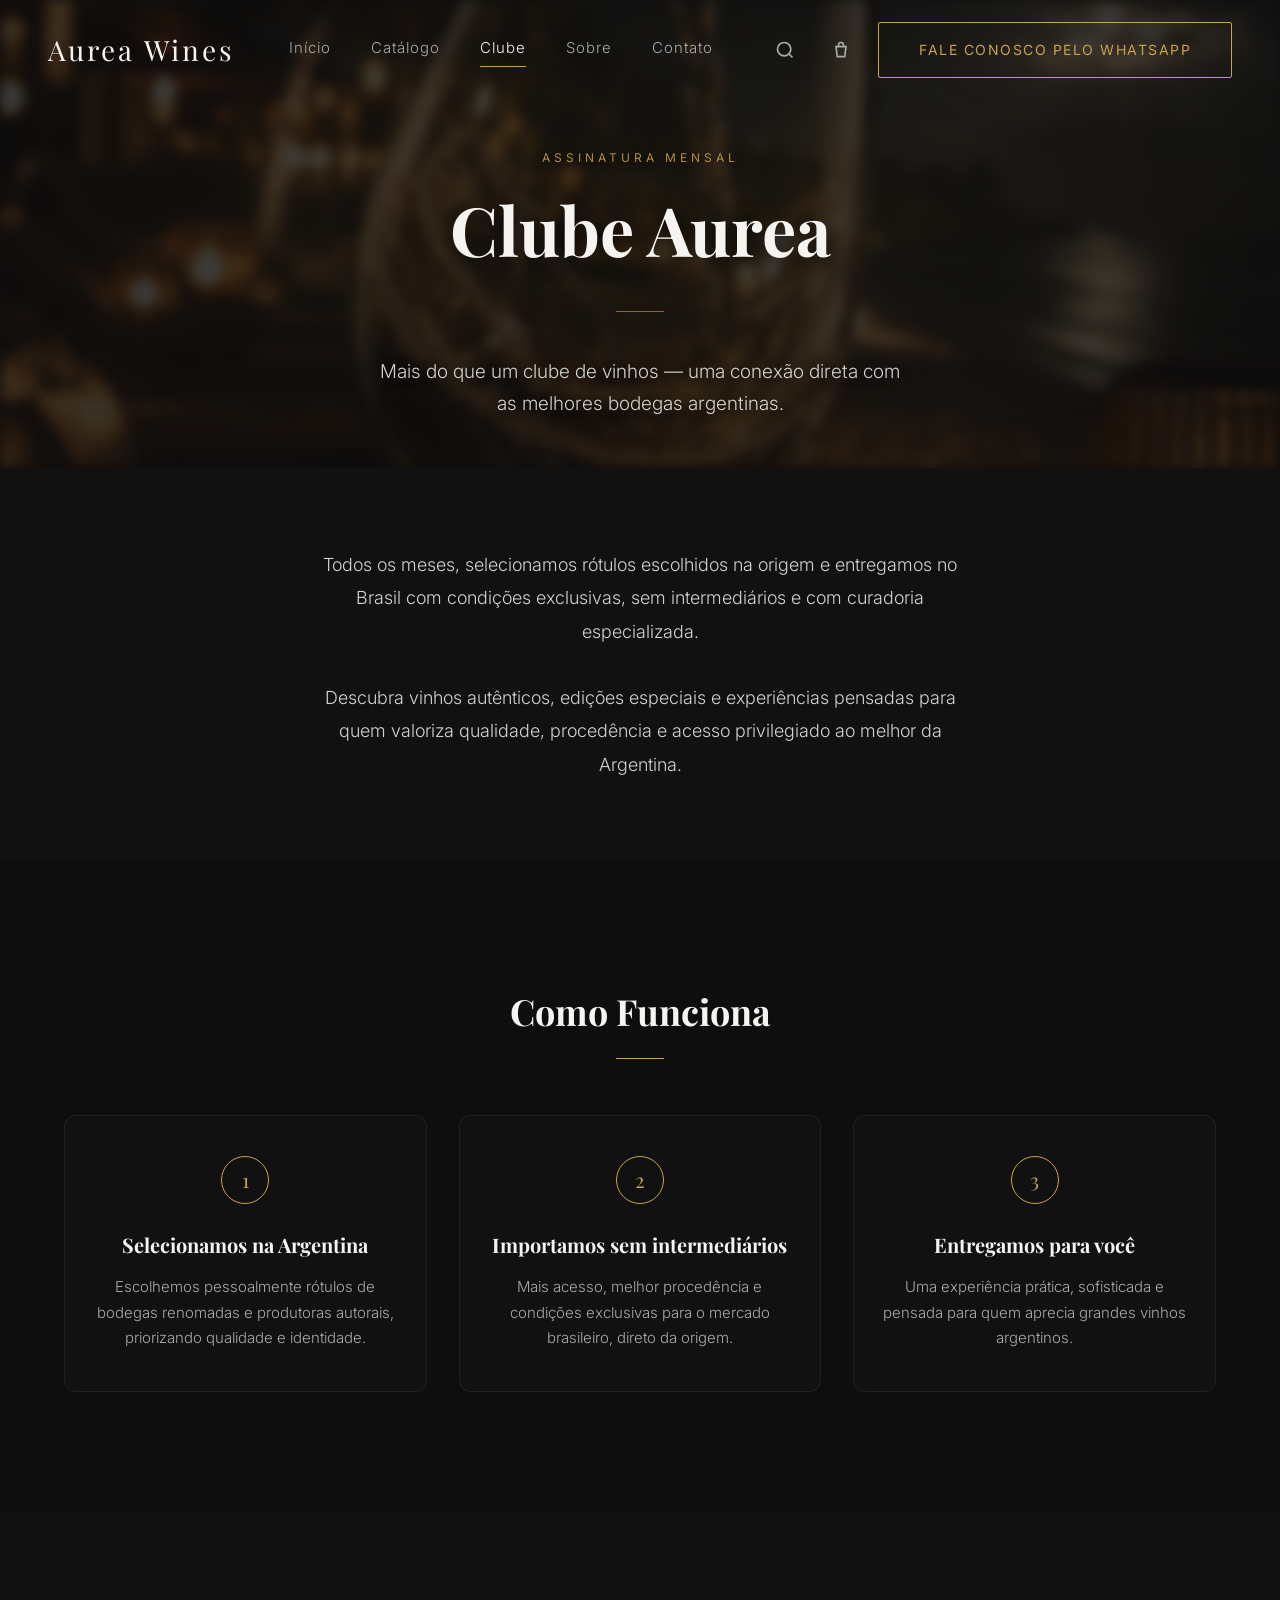
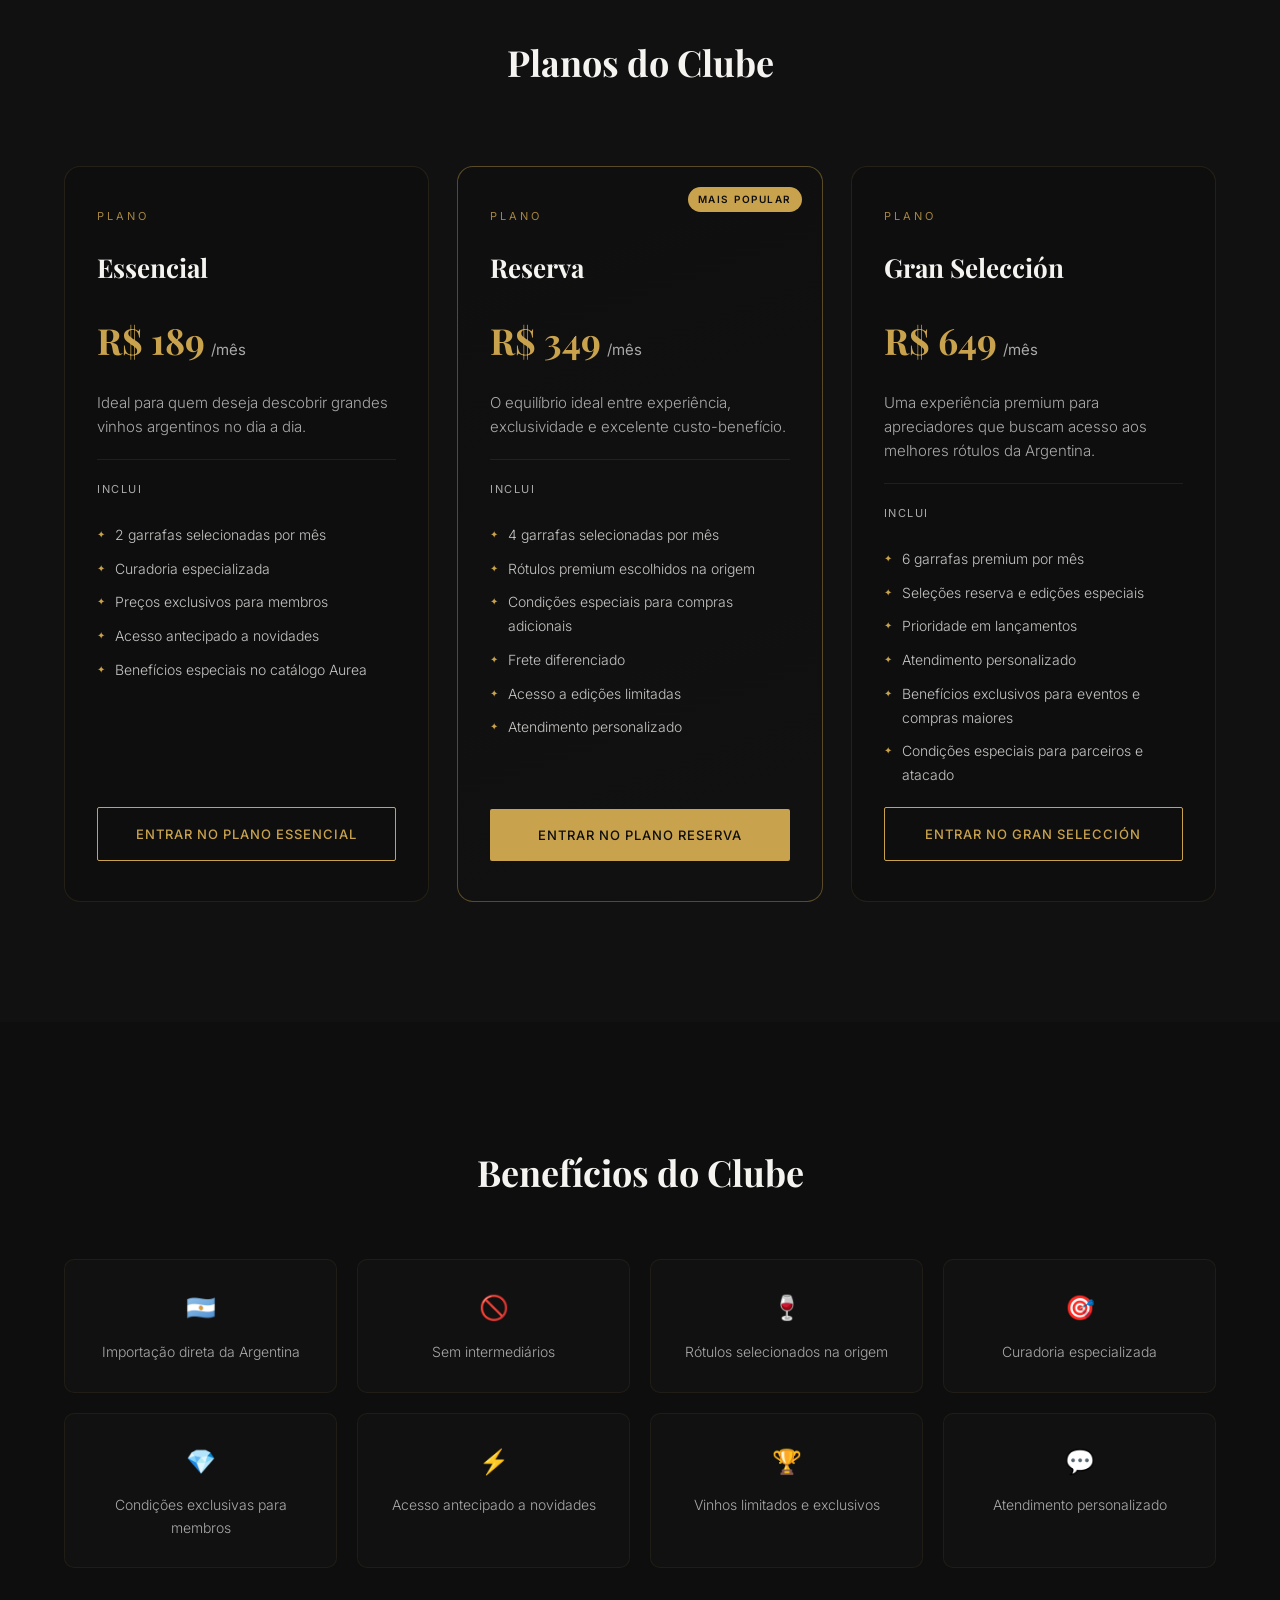
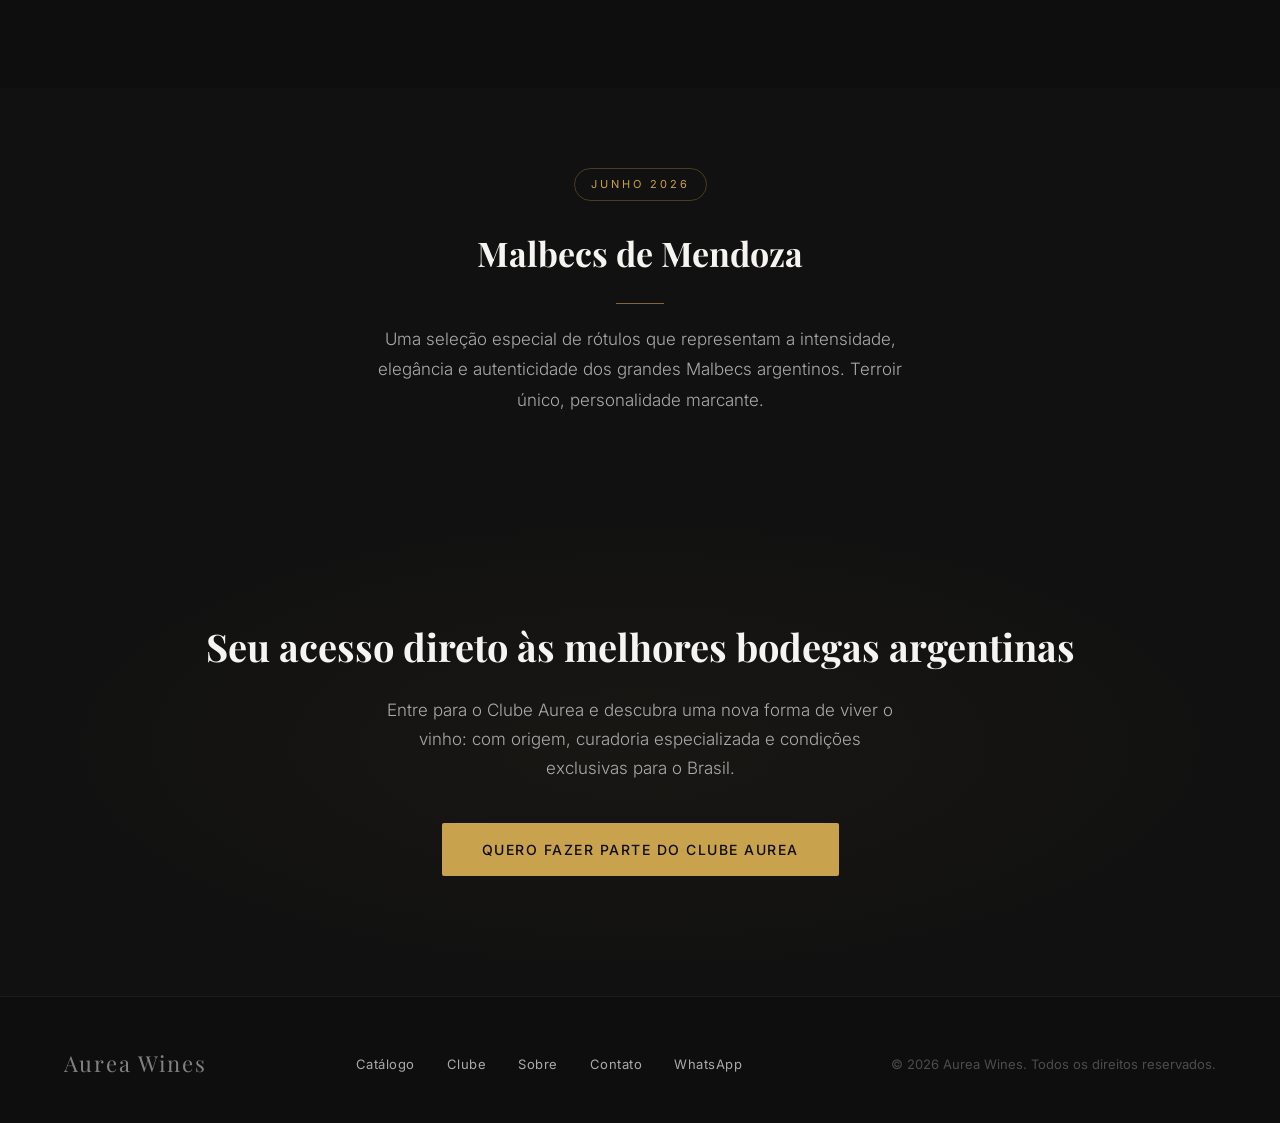
<file: clube.html>
<!doctype html>
<html lang="pt-BR">
  <head>
    <meta charset="UTF-8" />
    <meta name="viewport" content="width=device-width, initial-scale=1.0" />
    <title>Clube Aurea — Aurea Wines</title>
    <meta
      name="description"
      content="Mais do que um clube de vinhos. Conexão direta com as melhores bodegas argentinas, todo mês."
    />
    <link rel="icon" type="image/png" href="assets/images/Logo.png" />
    <link rel="preconnect" href="https://fonts.googleapis.com" />
    <link rel="preconnect" href="https://fonts.gstatic.com" crossorigin />
    <link
      rel="preconnect"
      href="https://aurea-wines-2.myshopify.com"
      crossorigin
    />
    <link
      rel="preload"
      as="style"
      href="https://fonts.googleapis.com/css2?family=Playfair+Display:wght@400;600&family=Inter:wght@300;400;500&display=swap"
      onload="
        this.onload = null;
        this.rel = 'stylesheet';
      "
    />
    <noscript>
      <link
        rel="stylesheet"
        href="https://fonts.googleapis.com/css2?family=Playfair+Display:wght@400;600&family=Inter:wght@300;400;500&display=swap"
      />
    </noscript>
    <link
      href="https://fonts.googleapis.com/css2?family=Playfair+Display:wght@400;600&family=Inter:wght@300;400;500&display=swap"
      rel="stylesheet"
    />
    <link rel="stylesheet" href="css/reset.css" />
    <link rel="stylesheet" href="css/variables.css" />
    <link rel="stylesheet" href="css/style.css" />
    <link rel="stylesheet" href="css/animation-scroll.css" />
    <style>
      /* ── Clube page styles ── */
      .clube-hero {
        min-height: 52vh;
        background:
          radial-gradient(
            ellipse at 60% 40%,
            rgba(201, 162, 77, 0.07) 0%,
            transparent 65%
          ),
          var(--color-black);
        display: flex;
        align-items: center;
        justify-content: center;
        text-align: center;
        padding-top: 100px;
        position: relative;
        overflow: hidden;
      }
      .clube-hero::before {
        content: "";
        position: absolute;
        inset: 0;
        background: url("assets/images/vinhoMenu.webp") center / cover no-repeat;
        filter: blur(6px);
        opacity: 0.18;
        z-index: 0;
      }
      .clube-hero .hero-content {
        z-index: 1;
        max-width: 720px;
      }
      .clube-hero h1 {
        font-family: var(--font-title);
        font-size: clamp(38px, 6vw, 68px);
        line-height: 1.1;
        text-shadow: 0 2px 20px rgba(0, 0, 0, 0.7);
      }
      .clube-hero p {
        font-size: 19px;
        font-weight: 300;
        color: rgba(245, 244, 241, 0.85);
        max-width: 540px;
        margin: 0 auto;
        text-shadow: 0 1px 10px rgba(0, 0, 0, 0.6);
      }

      /* ── Intro ── */
      .clube-intro {
        padding: 80px 0;
        background: var(--color-black-soft);
        text-align: center;
      }
      .clube-intro p {
        max-width: 680px;
        margin: 0 auto;
        font-size: 18px;
        font-weight: 300;
        line-height: 1.85;
        color: rgba(245, 244, 241, 0.85);
      }

      /* ── Como Funciona ── */
      .clube-como {
        padding: var(--section-padding) 0;
        background: var(--color-black);
      }
      .clube-como h2 {
        font-family: var(--font-title);
        font-size: 36px;
        text-align: center;
        margin-bottom: 16px;
      }
      .clube-steps {
        display: grid;
        grid-template-columns: repeat(3, 1fr);
        gap: 32px;
        margin-top: 56px;
      }
      .clube-step {
        text-align: center;
        padding: 40px 28px;
        background: var(--color-black-soft);
        border: 1px solid rgba(201, 162, 77, 0.1);
        border-radius: 12px;
      }
      .clube-step-num {
        width: 48px;
        height: 48px;
        border-radius: 50%;
        border: 1px solid var(--color-gold);
        display: flex;
        align-items: center;
        justify-content: center;
        font-family: var(--font-title);
        font-size: 20px;
        color: var(--color-gold);
        margin: 0 auto 24px;
      }
      .clube-step h4 {
        font-family: var(--font-title);
        font-size: 20px;
        margin-bottom: 12px;
      }
      .clube-step p {
        font-size: 15px;
        font-weight: 300;
        color: var(--color-muted);
        line-height: 1.7;
      }

      /* ── Planos ── */
      .clube-planos {
        padding: var(--section-padding) 0;
        background: var(--color-black-soft);
      }
      .clube-planos h2 {
        font-family: var(--font-title);
        font-size: 36px;
        text-align: center;
        margin-bottom: 16px;
      }
      .clube-planos-grid {
        display: grid;
        grid-template-columns: repeat(3, 1fr);
        gap: 28px;
        margin-top: 56px;
      }
      .plano-card {
        background: var(--color-black);
        border: 1px solid rgba(201, 162, 77, 0.12);
        border-radius: 16px;
        padding: 40px 32px;
        display: flex;
        flex-direction: column;
        gap: 20px;
        transition:
          transform 0.3s ease,
          border-color 0.3s ease,
          box-shadow 0.3s ease;
        position: relative;
        overflow: hidden;
      }
      .plano-card:hover {
        transform: translateY(-6px);
        border-color: rgba(201, 162, 77, 0.35);
        box-shadow: 0 20px 50px rgba(0, 0, 0, 0.4);
      }
      .plano-card.destaque {
        border-color: rgba(201, 162, 77, 0.4);
        background: linear-gradient(160deg, #0f0f0f 0%, #111 100%);
      }
      .plano-badge {
        position: absolute;
        top: 20px;
        right: 20px;
        background: var(--color-gold);
        color: var(--color-black);
        font-size: 10px;
        letter-spacing: 1.5px;
        text-transform: uppercase;
        font-weight: 600;
        padding: 4px 10px;
        border-radius: 999px;
      }
      .plano-nome {
        font-size: 11px;
        letter-spacing: 3px;
        text-transform: uppercase;
        color: var(--color-gold);
        opacity: 0.8;
      }
      .plano-titulo {
        font-family: var(--font-title);
        font-size: 26px;
      }
      .plano-preco {
        display: flex;
        align-items: baseline;
        gap: 6px;
      }
      .plano-preco strong {
        font-family: var(--font-title);
        font-size: 36px;
        color: var(--color-gold);
      }
      .plano-preco span {
        font-size: 15px;
        color: var(--color-muted);
      }
      .plano-desc {
        font-size: 15px;
        color: var(--color-muted);
        font-weight: 300;
        line-height: 1.6;
      }
      .plano-divider {
        height: 1px;
        background: rgba(255, 255, 255, 0.07);
      }
      .plano-includes {
        font-size: 11px;
        letter-spacing: 1.5px;
        text-transform: uppercase;
        color: var(--color-muted);
        margin-bottom: 4px;
      }
      .plano-items {
        display: flex;
        flex-direction: column;
        gap: 10px;
        flex: 1;
      }
      .plano-item {
        display: flex;
        align-items: flex-start;
        gap: 10px;
        font-size: 14px;
        color: rgba(245, 244, 241, 0.8);
        font-weight: 300;
      }
      .plano-item::before {
        content: "✦";
        color: var(--color-gold);
        font-size: 10px;
        margin-top: 3px;
        flex-shrink: 0;
      }
      .plano-btn {
        display: flex;
        align-items: center;
        justify-content: center;
        gap: 10px;
        padding: 15px 24px;
        border-radius: 2px;
        font-size: 13px;
        letter-spacing: 1px;
        text-transform: uppercase;
        font-family: var(--font-text);
        font-weight: 500;
        transition: all 0.3s ease;
        text-align: center;
      }
      .plano-btn.primary {
        background: var(--color-gold);
        color: var(--color-black);
      }
      .plano-btn.primary:hover {
        opacity: 0.86;
      }
      .plano-btn.outline {
        border: 1px solid var(--color-gold);
        color: var(--color-gold);
      }
      .plano-btn.outline:hover {
        background: var(--color-gold);
        color: var(--color-black);
      }

      /* ── Benefícios ── */
      .clube-beneficios {
        padding: var(--section-padding) 0;
        background: var(--color-black);
      }
      .clube-beneficios h2 {
        font-family: var(--font-title);
        font-size: 36px;
        text-align: center;
        margin-bottom: 56px;
      }
      .beneficios-grid {
        display: grid;
        grid-template-columns: repeat(4, 1fr);
        gap: 20px;
      }
      .beneficio-item {
        padding: 28px 24px;
        text-align: center;
        background: var(--color-black-soft);
        border: 1px solid rgba(201, 162, 77, 0.08);
        border-radius: 10px;
      }
      .beneficio-item span {
        display: block;
        font-size: 24px;
        margin-bottom: 12px;
      }
      .beneficio-item p {
        font-size: 14px;
        color: var(--color-muted);
        font-weight: 300;
        line-height: 1.6;
      }

      /* ── Experiência do Mês ── */
      .clube-experiencia {
        padding: 80px 0;
        background: var(--color-black-soft);
        text-align: center;
      }
      .experiencia-badge {
        display: inline-block;
        font-size: 11px;
        letter-spacing: 3px;
        text-transform: uppercase;
        color: var(--color-gold);
        border: 1px solid rgba(201, 162, 77, 0.3);
        padding: 6px 16px;
        border-radius: 999px;
        margin-bottom: 24px;
      }
      .clube-experiencia h2 {
        font-family: var(--font-title);
        font-size: 34px;
        margin-bottom: 16px;
      }
      .clube-experiencia p {
        max-width: 560px;
        margin: 0 auto;
        font-size: 17px;
        font-weight: 300;
        color: var(--color-muted);
        line-height: 1.8;
      }

      /* ── Responsive ── */
      @media (max-width: 900px) {
        .clube-planos-grid {
          grid-template-columns: 1fr;
          max-width: 480px;
          margin-left: auto;
          margin-right: auto;
        }
        .clube-steps {
          grid-template-columns: 1fr;
          max-width: 480px;
          margin-left: auto;
          margin-right: auto;
        }
        .beneficios-grid {
          grid-template-columns: repeat(2, 1fr);
        }
      }
      @media (max-width: 560px) {
        .beneficios-grid {
          grid-template-columns: 1fr;
        }
        .plano-card {
          padding: 28px 22px;
        }
      }
    </style>
  </head>
  <body>
    <!-- HEADER -->
    <header class="header">
      <div class="header-content">
        <a href="index.html" class="logo">Aurea Wines</a>
        <nav class="nav nav-center">
          <a href="index.html">Início</a>
          <a href="catalogo.html">Catálogo</a>
          <a href="clube.html" class="active">Clube</a>
          <a href="sobre.html">Sobre</a>
          <a href="contato.html">Contato</a>
        </nav>
        <div class="header-actions">
          <button class="icon-btn" aria-label="Buscar">
            <svg viewBox="0 0 24 24" class="icon">
              <circle cx="11" cy="11" r="8" />
              <line x1="21" y1="21" x2="16.65" y2="16.65" />
            </svg>
          </button>
          <button
            class="icon-btn"
            aria-label="Sacola"
            style="position: relative"
          >
            <svg viewBox="0 0 24 24" class="icon">
              <path d="M6 8h12l-1.5 12h-9L6 8z" />
              <path d="M9 8V6a3 3 0 0 1 6 0v2" />
            </svg>
            <span id="cartBadge"></span>
          </button>
          <a
            href="https://wa.me/5511999031504?text=Olá!%20Gostaria%20de%20saber%20mais%20sobre%20o%20Clube%20Aurea."
            target="_blank"
            class="btn-outline header-cta"
          >
            Fale conosco pelo WhatsApp
          </a>
        </div>
      </div>
    </header>
    <main>
      <!-- HERO -->
      <section class="clube-hero">
        <div class="hero-content container reveal">
          <span class="hero-eyebrow">Assinatura mensal</span>
          <h1>Clube Aurea</h1>
          <div class="manifesto-divider" style="margin: 20px auto"></div>
          <p>
            Mais do que um clube de vinhos — uma conexão direta com as melhores
            bodegas argentinas.
          </p>
        </div>
      </section>

      <!-- INTRO -->
      <section class="clube-intro reveal">
        <div class="container">
          <p>
            Todos os meses, selecionamos rótulos escolhidos na origem e
            entregamos no Brasil com condições exclusivas, sem intermediários e
            com curadoria especializada.<br /><br />
            Descubra vinhos autênticos, edições especiais e experiências
            pensadas para quem valoriza qualidade, procedência e acesso
            privilegiado ao melhor da Argentina.
          </p>
        </div>
      </section>

      <!-- COMO FUNCIONA -->
      <section class="clube-como">
        <div class="container">
          <h2 class="reveal">Como Funciona</h2>
          <div
            class="manifesto-divider reveal"
            style="margin: 16px auto 0"
          ></div>
          <div class="clube-steps">
            <div class="clube-step reveal reveal-delay-1">
              <div class="clube-step-num">1</div>
              <h4>Selecionamos na Argentina</h4>
              <p>
                Escolhemos pessoalmente rótulos de bodegas renomadas e
                produtoras autorais, priorizando qualidade e identidade.
              </p>
            </div>
            <div class="clube-step reveal reveal-delay-2">
              <div class="clube-step-num">2</div>
              <h4>Importamos sem intermediários</h4>
              <p>
                Mais acesso, melhor procedência e condições exclusivas para o
                mercado brasileiro, direto da origem.
              </p>
            </div>
            <div class="clube-step reveal reveal-delay-3">
              <div class="clube-step-num">3</div>
              <h4>Entregamos para você</h4>
              <p>
                Uma experiência prática, sofisticada e pensada para quem aprecia
                grandes vinhos argentinos.
              </p>
            </div>
          </div>
        </div>
      </section>

      <!-- PLANOS -->
      <section class="clube-planos">
        <div class="container">
          <h2 class="reveal">Planos do Clube</h2>
          <div
            class="manifesto-divider reveal"
            style="margin: 16px auto 0"
          ></div>
          <div class="clube-planos-grid">
            <!-- Essencial -->
            <div class="plano-card reveal reveal-delay-1">
              <span class="plano-nome">Plano</span>
              <h3 class="plano-titulo">Essencial</h3>
              <div class="plano-preco">
                <strong>R$ 189</strong>
                <span>/mês</span>
              </div>
              <p class="plano-desc">
                Ideal para quem deseja descobrir grandes vinhos argentinos no
                dia a dia.
              </p>
              <div class="plano-divider"></div>
              <p class="plano-includes">Inclui</p>
              <ul class="plano-items">
                <li class="plano-item">2 garrafas selecionadas por mês</li>
                <li class="plano-item">Curadoria especializada</li>
                <li class="plano-item">Preços exclusivos para membros</li>
                <li class="plano-item">Acesso antecipado a novidades</li>
                <li class="plano-item">
                  Benefícios especiais no catálogo Aurea
                </li>
              </ul>
              <a
                href="https://wa.me/5511999031504?text=Olá!%20Gostaria%20de%20entrar%20no%20Plano%20Essencial%20do%20Clube%20Aurea%20(R%24%20189%2Fmês)."
                target="_blank"
                class="plano-btn outline"
              >
                Entrar no Plano Essencial
              </a>
            </div>

            <!-- Reserva -->
            <div class="plano-card destaque reveal reveal-delay-2">
              <div class="plano-badge">Mais popular</div>
              <span class="plano-nome">Plano</span>
              <h3 class="plano-titulo">Reserva</h3>
              <div class="plano-preco">
                <strong>R$ 349</strong>
                <span>/mês</span>
              </div>
              <p class="plano-desc">
                O equilíbrio ideal entre experiência, exclusividade e excelente
                custo-benefício.
              </p>
              <div class="plano-divider"></div>
              <p class="plano-includes">Inclui</p>
              <ul class="plano-items">
                <li class="plano-item">4 garrafas selecionadas por mês</li>
                <li class="plano-item">Rótulos premium escolhidos na origem</li>
                <li class="plano-item">
                  Condições especiais para compras adicionais
                </li>
                <li class="plano-item">Frete diferenciado</li>
                <li class="plano-item">Acesso a edições limitadas</li>
                <li class="plano-item">Atendimento personalizado</li>
              </ul>
              <a
                href="https://wa.me/5511999031504?text=Olá!%20Gostaria%20de%20entrar%20no%20Plano%20Reserva%20do%20Clube%20Aurea%20(R%24%20349%2Fmês)."
                target="_blank"
                class="plano-btn primary"
              >
                Entrar no Plano Reserva
              </a>
            </div>

            <!-- Gran Selección -->
            <div class="plano-card reveal reveal-delay-3">
              <span class="plano-nome">Plano</span>
              <h3 class="plano-titulo">Gran Selección</h3>
              <div class="plano-preco">
                <strong>R$ 649</strong>
                <span>/mês</span>
              </div>
              <p class="plano-desc">
                Uma experiência premium para apreciadores que buscam acesso aos
                melhores rótulos da Argentina.
              </p>
              <div class="plano-divider"></div>
              <p class="plano-includes">Inclui</p>
              <ul class="plano-items">
                <li class="plano-item">6 garrafas premium por mês</li>
                <li class="plano-item">Seleções reserva e edições especiais</li>
                <li class="plano-item">Prioridade em lançamentos</li>
                <li class="plano-item">Atendimento personalizado</li>
                <li class="plano-item">
                  Benefícios exclusivos para eventos e compras maiores
                </li>
                <li class="plano-item">
                  Condições especiais para parceiros e atacado
                </li>
              </ul>
              <a
                href="https://wa.me/5511999031504?text=Olá!%20Gostaria%20de%20entrar%20no%20Plano%20Gran%20Selección%20do%20Clube%20Aurea%20(R%24%20649%2Fmês)."
                target="_blank"
                class="plano-btn outline"
              >
                Entrar no Gran Selección
              </a>
            </div>
          </div>
        </div>
      </section>

      <!-- BENEFÍCIOS -->
      <section class="clube-beneficios">
        <div class="container">
          <h2 class="reveal">Benefícios do Clube</h2>
          <div class="beneficios-grid">
            <div class="beneficio-item reveal reveal-delay-1">
              <span>🇦🇷</span>
              <p>Importação direta da Argentina</p>
            </div>
            <div class="beneficio-item reveal reveal-delay-2">
              <span>🚫</span>
              <p>Sem intermediários</p>
            </div>
            <div class="beneficio-item reveal reveal-delay-3">
              <span>🍷</span>
              <p>Rótulos selecionados na origem</p>
            </div>
            <div class="beneficio-item reveal reveal-delay-4">
              <span>🎯</span>
              <p>Curadoria especializada</p>
            </div>
            <div class="beneficio-item reveal reveal-delay-1">
              <span>💎</span>
              <p>Condições exclusivas para membros</p>
            </div>
            <div class="beneficio-item reveal reveal-delay-2">
              <span>⚡</span>
              <p>Acesso antecipado a novidades</p>
            </div>
            <div class="beneficio-item reveal reveal-delay-3">
              <span>🏆</span>
              <p>Vinhos limitados e exclusivos</p>
            </div>
            <div class="beneficio-item reveal reveal-delay-4">
              <span>💬</span>
              <p>Atendimento personalizado</p>
            </div>
          </div>
        </div>
      </section>

      <!-- EXPERIÊNCIA DO MÊS -->
      <section class="clube-experiencia reveal">
        <div class="container">
          <span class="experiencia-badge">Junho 2026</span>
          <h2>Malbecs de Mendoza</h2>
          <div class="manifesto-divider" style="margin: 20px auto"></div>
          <p>
            Uma seleção especial de rótulos que representam a intensidade,
            elegância e autenticidade dos grandes Malbecs argentinos. Terroir
            único, personalidade marcante.
          </p>
        </div>
      </section>

      <!-- CTA FINAL -->
      <section class="cta reveal">
        <div class="container">
          <h3>Seu acesso direto às melhores bodegas argentinas</h3>
          <p>
            Entre para o Clube Aurea e descubra uma nova forma de viver o vinho:
            com origem, curadoria especializada e condições exclusivas para o
            Brasil.
          </p>
          <a
            href="https://wa.me/5511999031504?text=Olá!%20Quero%20fazer%20parte%20do%20Clube%20Aurea.%20Pode%20me%20contar%20mais%20sobre%20os%20planos%3F"
            target="_blank"
            class="btn-primary"
          >
            Quero fazer parte do Clube Aurea
          </a>
        </div>
      </section>
    </main>
    <!-- FOOTER -->
    <footer class="footer reveal">
      <div class="container">
        <div class="footer-inner">
          <span class="footer-logo">Aurea Wines</span>
          <nav class="footer-links">
            <a href="catalogo.html">Catálogo</a>
            <a href="clube.html">Clube</a>
            <a href="sobre.html">Sobre</a>
            <a href="contato.html">Contato</a>
            <a href="https://wa.me/5511999031504" target="_blank">WhatsApp</a>
          </nav>
          <p class="footer-copy">
            © 2026 Aurea Wines. Todos os direitos reservados.
          </p>
        </div>
      </div>
    </footer>

    <!-- OVERLAY + SACOLA -->
    <div class="cart-overlay" id="cartOverlay"></div>
    <div class="cart" id="cart">
      <div class="cart-header">
        <h3>Sua Sacola</h3>
        <button id="closeCart">✕</button>
      </div>
      <div class="cart-items" id="cartItems"></div>
      <div class="cart-footer">
        <div class="cart-footer-total">
          <span>Total</span><strong id="cartTotal">R$ 0,00</strong>
        </div>
        <a
          id="checkoutBtn"
          href="#"
          class="btn-primary"
          style="display: block; text-align: center"
          >Finalizar pelo WhatsApp</a
        >
      </div>
    </div>

    <script src="js/shopify.js" defer></script>
    <script src="js/cart.js" defer></script>
    <script src="js/search.js" defer></script>
    <script src="js/mobile-nav.js" defer></script>
    <script src="js/animation-scroll.js" defer></script>
  </body>
</html>
</file>
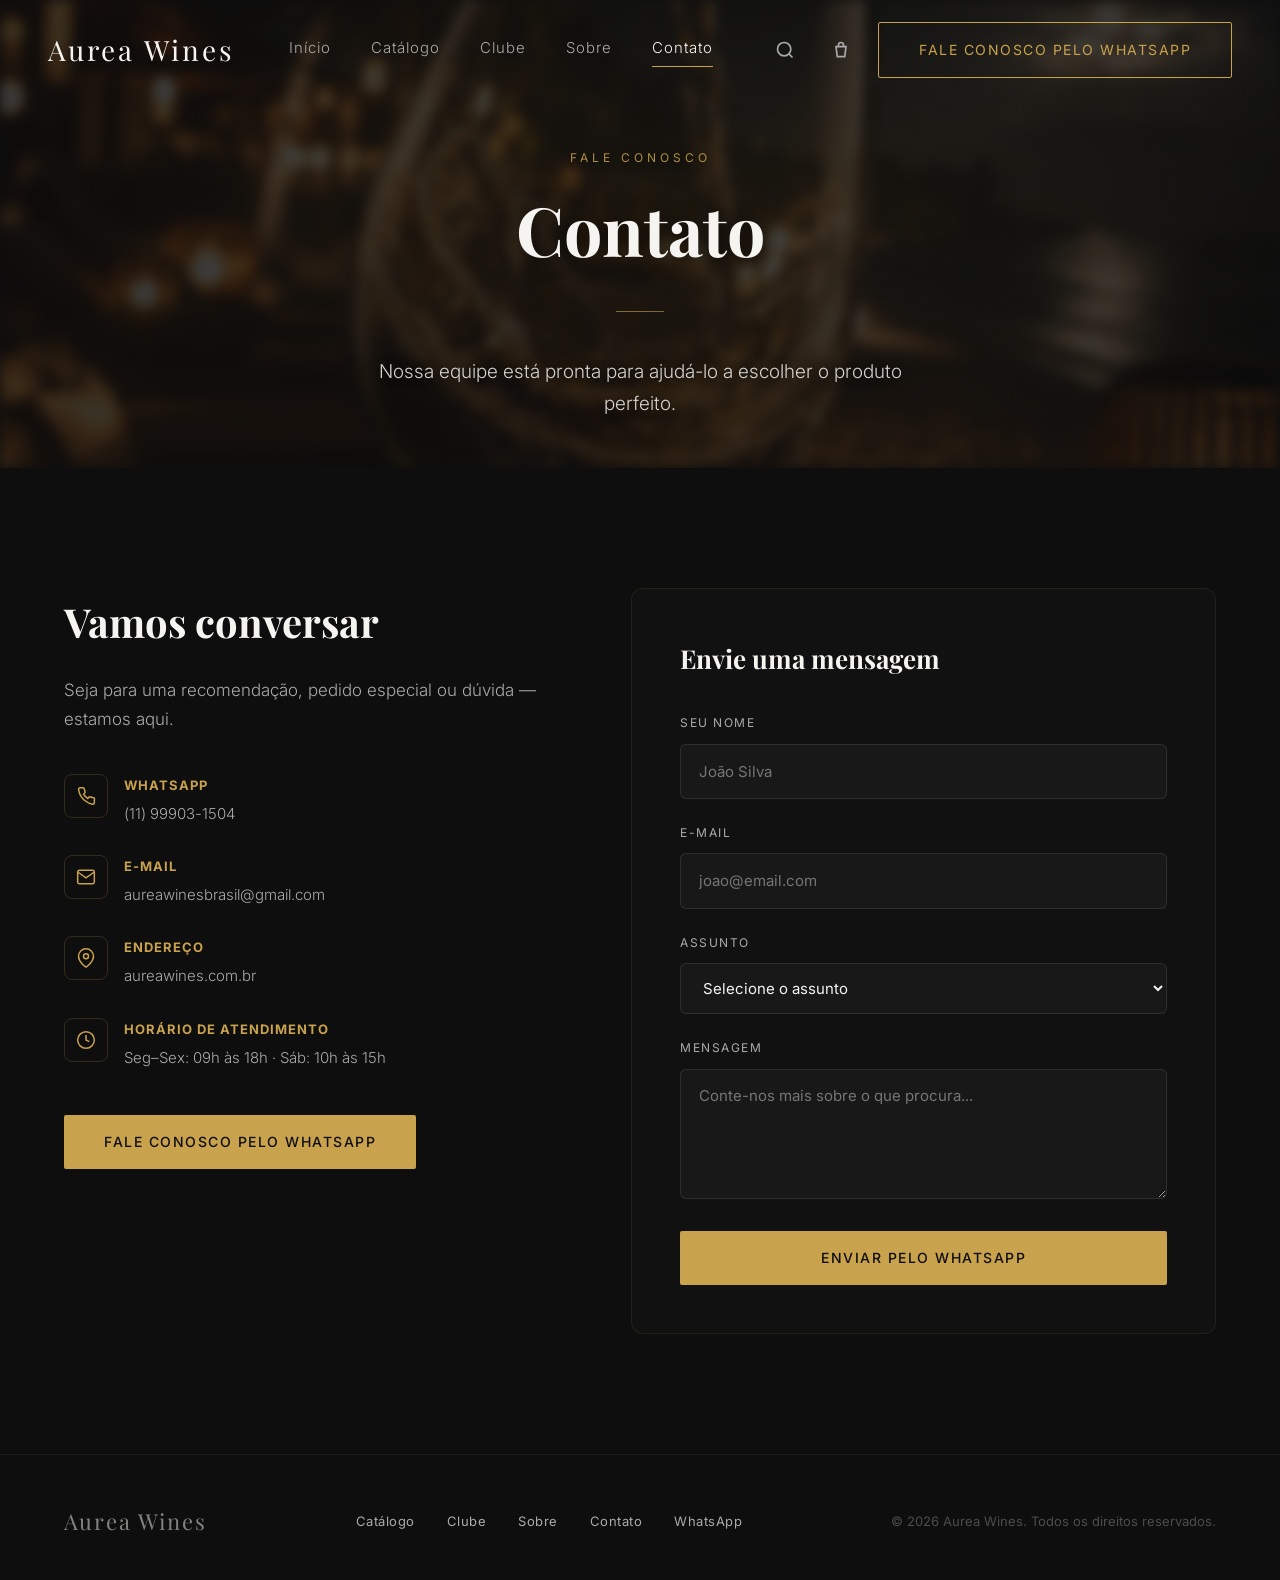
<file: contato.html>
<!doctype html>
<html lang="pt-BR">
  <head>
    <meta charset="UTF-8" />
    <meta name="viewport" content="width=device-width, initial-scale=1.0" />
    <title>Contato — Aurea Wines</title>
    <link rel="icon" type="image/png" href="assets/images/Logo.png" />
    <link rel="preconnect" href="https://fonts.googleapis.com" />
    <link rel="preconnect" href="https://fonts.gstatic.com" crossorigin />
    <link
      rel="preconnect"
      href="https://aurea-wines-2.myshopify.com"
      crossorigin
    />
    <link
      rel="preload"
      as="style"
      href="https://fonts.googleapis.com/css2?family=Playfair+Display:wght@400;600&family=Inter:wght@300;400;500&display=swap"
      onload="
        this.onload = null;
        this.rel = 'stylesheet';
      "
    />
    <noscript>
      <link
        rel="stylesheet"
        href="https://fonts.googleapis.com/css2?family=Playfair+Display:wght@400;600&family=Inter:wght@300;400;500&display=swap"
      />
    </noscript>
    <link rel="stylesheet" href="css/reset.css" />
    <link rel="stylesheet" href="css/variables.css" />
    <link rel="stylesheet" href="css/style.css" />
    <link rel="stylesheet" href="css/animation-scroll.css" />
    <style>
      .hero-page {
        min-height: 52vh;
        background:
          radial-gradient(
            ellipse at 60% 40%,
            rgba(201, 162, 77, 0.07) 0%,
            transparent 65%
          ),
          var(--color-black);

        display: flex;
        align-items: center;
        justify-content: center;
        text-align: center;

        padding-top: 100px;
        position: relative;
        overflow: hidden;
      }

      .hero-page::before {
        content: "";
        position: absolute;
        inset: 0;

        background: url("assets/images/vinhoMenu.webp") center / cover no-repeat;

        filter: blur(6px);
        opacity: 0.18;
        z-index: 0;
      }

      .hero-page .hero-content {
        position: relative;
        z-index: 1;
        max-width: 720px;
      }

      .hero-page h2 {
        font-family: var(--font-title);
        font-size: clamp(38px, 6vw, 68px);
        line-height: 1.1;
        text-shadow: 0 2px 20px rgba(0, 0, 0, 0.7);
      }

      .hero-page p {
        font-size: 19px;
        font-weight: 300;
        color: rgba(245, 244, 241, 0.85);

        max-width: 540px;
        margin: 0 auto;

        text-shadow: 0 1px 10px rgba(0, 0, 0, 0.6);
      }
    </style>
  </head>
  <body class="internal-page">
    <header class="header">
      <div class="header-content">
        <a href="index.html" class="logo">Aurea Wines</a>
        <nav class="nav nav-center">
          <a href="index.html">Início</a>
          <a href="catalogo.html">Catálogo</a>
          <a href="clube.html">Clube</a>
          <a href="sobre.html">Sobre</a>
          <a href="contato.html" class="active">Contato</a>
        </nav>
        <div class="header-actions">
          <button class="icon-btn" aria-label="Buscar">
            <svg viewBox="0 0 24 24" class="icon">
              <circle cx="11" cy="11" r="8" />
              <line x1="21" y1="21" x2="16.65" y2="16.65" />
            </svg>
          </button>
          <button
            class="icon-btn"
            aria-label="Sacola"
            style="position: relative"
          >
            <svg viewBox="0 0 24 24" class="icon">
              <path d="M6 8h12l-1.5 12h-9L6 8z" />
              <path d="M9 8V6a3 3 0 0 1 6 0v2" />
            </svg>
            <span id="cartBadge"></span>
          </button>
          <a
            href="https://wa.me/5511999031504?text=Olá!%20Gostaria%20de%20conversar%20sobre%20os%20produtos%20da%20Aurea%20Wines."
            target="_blank"
            class="btn-outline header-cta"
          >
            Fale conosco pelo WhatsApp
          </a>
        </div>
      </div>
    </header>
    <main>
      <section class="hero-page">
        <div class="hero-content container reveal">
          <span class="hero-eyebrow">Fale conosco</span>
          <h2>Contato</h2>

          <div class="manifesto-divider" style="margin: 20px auto"></div>

          <p>
            Nossa equipe está pronta para ajudá-lo a escolher o produto
            perfeito.
          </p>
        </div>
      </section>

      <section class="contato-section">
        <div class="container">
          <div class="contato-grid reveal">
            <div class="contato-info">
              <h2>Vamos conversar</h2>
              <p>
                Seja para uma recomendação, pedido especial ou dúvida — estamos
                aqui.
              </p>

              <div class="contato-item">
                <div class="contato-item-icon">
                  <svg
                    viewBox="0 0 24 24"
                    width="20"
                    height="20"
                    stroke="var(--color-gold)"
                    fill="none"
                    stroke-width="1.8"
                  >
                    <path
                      d="M22 16.92v3a2 2 0 0 1-2.18 2A19.79 19.79 0 0 1 11.41 18a19.5 19.5 0 0 1-5-5A19.79 19.79 0 0 1 3.09 4.18 2 2 0 0 1 5.06 2h3a2 2 0 0 1 2 1.72c.127.96.361 1.903.7 2.81a2 2 0 0 1-.45 2.11L9.09 9.91a16 16 0 0 0 5 5l1.27-1.27a2 2 0 0 1 2.11-.45c.907.339 1.85.573 2.81.7A2 2 0 0 1 22 16.92z"
                    />
                  </svg>
                </div>
                <div class="contato-item-text">
                  <strong>WhatsApp</strong>
                  <span>(11) 99903-1504</span>
                </div>
              </div>

              <div class="contato-item">
                <div class="contato-item-icon">
                  <svg
                    viewBox="0 0 24 24"
                    width="20"
                    height="20"
                    stroke="var(--color-gold)"
                    fill="none"
                    stroke-width="1.8"
                  >
                    <path
                      d="M4 4h16c1.1 0 2 .9 2 2v12c0 1.1-.9 2-2 2H4c-1.1 0-2-.9-2-2V6c0-1.1.9-2 2-2z"
                    />
                    <polyline points="22,6 12,13 2,6" />
                  </svg>
                </div>
                <div class="contato-item-text">
                  <strong>E-mail</strong>
                  <span>aureawinesbrasil@gmail.com</span>
                </div>
              </div>

              <div class="contato-item">
                <div class="contato-item-icon">
                  <svg
                    viewBox="0 0 24 24"
                    width="20"
                    height="20"
                    stroke="var(--color-gold)"
                    fill="none"
                    stroke-width="1.8"
                  >
                    <path d="M21 10c0 7-9 13-9 13s-9-6-9-13a9 9 0 0 1 18 0z" />
                    <circle cx="12" cy="10" r="3" />
                  </svg>
                </div>
                <div class="contato-item-text">
                  <strong>Endereço</strong>
                  <span>aureawines.com.br</span>
                </div>
              </div>

              <div class="contato-item">
                <div class="contato-item-icon">
                  <svg
                    viewBox="0 0 24 24"
                    width="20"
                    height="20"
                    stroke="var(--color-gold)"
                    fill="none"
                    stroke-width="1.8"
                  >
                    <circle cx="12" cy="12" r="10" />
                    <polyline points="12 6 12 12 16 14" />
                  </svg>
                </div>
                <div class="contato-item-text">
                  <strong>Horário de atendimento</strong>
                  <span>Seg–Sex: 09h às 18h · Sáb: 10h às 15h</span>
                </div>
              </div>

              <a
                href="https://wa.me/5511999031504?text=Olá!%20Gostaria%20de%20conversar%20sobre%20os%20produtos%20da%20Aurea%20Wines."
                target="_blank"
                class="btn-primary"
                style="margin-top: 16px; display: inline-block"
              >
                Fale conosco pelo WhatsApp
              </a>
            </div>

            <div class="contato-form reveal reveal-delay-2">
              <h3>Envie uma mensagem</h3>

              <div id="formSuccess" class="form-success">
                <svg
                  viewBox="0 0 24 24"
                  width="48"
                  height="48"
                  stroke="var(--color-gold)"
                  fill="none"
                  stroke-width="1.5"
                >
                  <path d="M22 11.08V12a10 10 0 1 1-5.93-9.14" />
                  <polyline points="22 4 12 14.01 9 11.01" />
                </svg>
                <h4
                  style="
                    font-family: var(--font-title);
                    font-size: 22px;
                    margin-bottom: 8px;
                  "
                >
                  Mensagem enviada!
                </h4>
                <p style="color: var(--color-muted); font-size: 15px">
                  Retornaremos em até 24 horas.
                </p>
              </div>

              <div id="formBody">
                <div class="form-group">
                  <label for="nome">Seu nome</label>
                  <input
                    type="text"
                    id="nome"
                    placeholder="João Silva"
                    autocomplete="name"
                  />
                </div>
                <div class="form-group">
                  <label for="email">E-mail</label>
                  <input
                    type="email"
                    id="email"
                    placeholder="joao@email.com"
                    autocomplete="email"
                  />
                </div>
                <div class="form-group">
                  <label for="assunto">Assunto</label>
                  <select id="assunto">
                    <option value="">Selecione o assunto</option>
                    <option value="recomendacao">
                      Recomendação de produto
                    </option>
                    <option value="pedido">Pedido especial</option>
                    <option value="evento">Produtos para evento</option>
                    <option value="outro">Outro</option>
                  </select>
                </div>
                <div class="form-group">
                  <label for="mensagem">Mensagem</label>
                  <textarea
                    id="mensagem"
                    placeholder="Conte-nos mais sobre o que procura..."
                  ></textarea>
                </div>
                <button
                  id="submitForm"
                  class="btn-primary"
                  style="width: 100%; text-align: center"
                >
                  Enviar pelo WhatsApp
                </button>
              </div>
            </div>
          </div>
        </div>
      </section>
    </main>
    <footer class="footer reveal">
      <div class="container">
        <div class="footer-inner">
          <span class="footer-logo">Aurea Wines</span>
          <nav class="footer-links">
            <a href="catalogo.html">Catálogo</a>
            <a href="clube.html">Clube</a>
            <a href="sobre.html">Sobre</a>
            <a href="contato.html">Contato</a>
            <a href="https://wa.me/5511999031504" target="_blank">WhatsApp</a>
          </nav>
          <p class="footer-copy">
            © 2026 Aurea Wines. Todos os direitos reservados.
          </p>
        </div>
      </div>
    </footer>

    <div class="cart-overlay" id="cartOverlay"></div>
    <div class="cart" id="cart">
      <div class="cart-header">
        <h3>Sua Sacola</h3>
        <button id="closeCart">✕</button>
      </div>
      <div class="cart-items" id="cartItems"></div>
      <div class="cart-footer">
        <div class="cart-footer-total">
          <span>Total</span><strong id="cartTotal">R$ 0,00</strong>
        </div>
        <a
          id="checkoutBtn"
          href="#"
          class="btn-primary"
          style="display: block; text-align: center"
          >Finalizar pelo WhatsApp</a
        >
      </div>
    </div>

    <script src="js/shopify.js" defer></script>
    <script src="js/cart.js" defer></script>
    <script src="js/search.js" defer></script>
    <script src="js/mobile-nav.js" defer></script>
    <script src="js/animation-scroll.js" defer></script>
    <script>
      document
        .getElementById("submitForm")
        ?.addEventListener("click", function () {
          const nome = document.getElementById("nome").value.trim();
          const email = document.getElementById("email").value.trim();
          const msg = document.getElementById("mensagem").value.trim();
          if (!nome || !email || !msg) {
            alert("Por favor, preencha nome, e-mail e mensagem.");
            return;
          }
          const assunto =
            document.getElementById("assunto").value || "consulta";
          const text = encodeURIComponent(
            `Olá! Meu nome é ${nome}.\nAssunto: ${assunto}\n\n${msg}\n\nE-mail: ${email}`,
          );
          window.open(`https://wa.me/5511999031504?text=${text}`, "_blank");
          document.getElementById("formBody").style.display = "none";
          const suc = document.getElementById("formSuccess");
          suc.style.display = "flex";
          suc.style.flexDirection = "column";
          suc.style.alignItems = "center";
        });
    </script>
  </body>
</html>
</file>
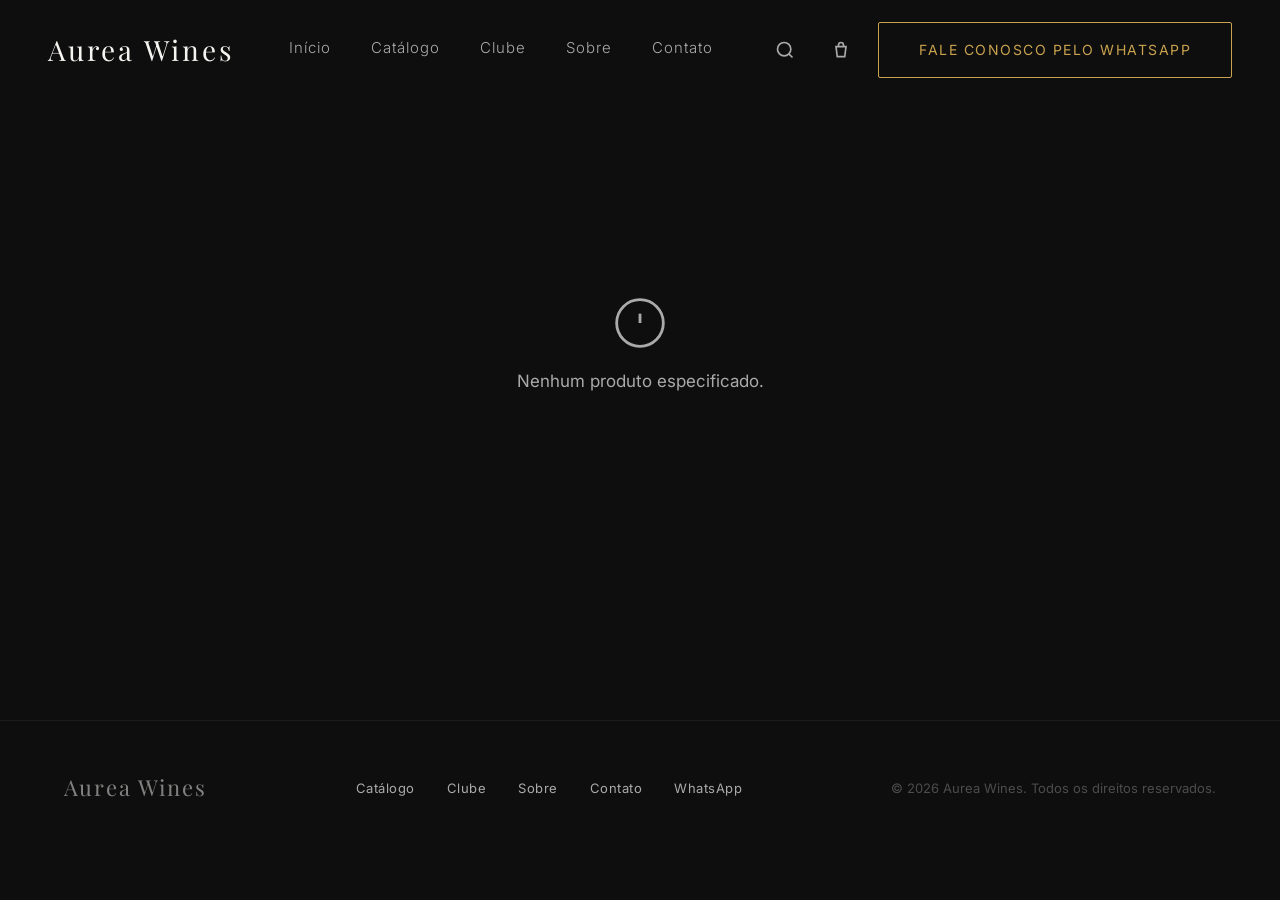
<file: produto.html>
<!doctype html>
<html lang="pt-BR">
  <head>
    <meta charset="UTF-8" />
    <meta name="viewport" content="width=device-width, initial-scale=1.0" />
    <title>Produto — Aurea Wines</title>
    <link rel="icon" type="image/png" href="assets/images/Logo.png" />
    <link rel="preconnect" href="https://fonts.googleapis.com" />
    <link rel="preconnect" href="https://fonts.gstatic.com" crossorigin />
    <link
      rel="preconnect"
      href="https://aurea-wines-2.myshopify.com"
      crossorigin
    />
    <link
      rel="preload"
      as="style"
      href="https://fonts.googleapis.com/css2?family=Playfair+Display:wght@400;600&family=Inter:wght@300;400;500&display=swap"
      onload="
        this.onload = null;
        this.rel = 'stylesheet';
      "
    />
    <noscript>
      <link
        rel="stylesheet"
        href="https://fonts.googleapis.com/css2?family=Playfair+Display:wght@400;600&family=Inter:wght@300;400;500&display=swap"
      />
    </noscript>
    <link rel="stylesheet" href="css/reset.css" />
    <link rel="stylesheet" href="css/variables.css" />
    <link rel="stylesheet" href="css/style.css" />
    <link rel="stylesheet" href="css/animation-scroll.css" />
    <style>
      /* ── Produto page ── */
      .produto-page {
        padding: 120px 0 var(--section-padding);
        min-height: 80vh;
      }

      .breadcrumb {
        display: flex;
        align-items: center;
        gap: 8px;
        font-size: 13px;
        color: var(--color-muted);
        margin-bottom: 48px;
        flex-wrap: wrap;
      }
      .breadcrumb a {
        color: var(--color-muted);
        transition: color 0.2s;
      }
      .breadcrumb a:hover {
        color: var(--color-gold);
      }
      .breadcrumb span {
        opacity: 0.4;
      }
      .breadcrumb strong {
        color: var(--color-offwhite);
      }

      .produto-grid {
        display: grid;
        grid-template-columns: 1fr 1fr;
        gap: 72px;
        align-items: start;
      }

      /* Galeria */
      .produto-gallery {
        position: sticky;
        top: 110px;
      }
      .gallery-main {
        width: 100%;
        aspect-ratio: 3 / 4;
        background: radial-gradient(circle at center, #141414 0%, #0a0a0a 80%);
        border-radius: 12px;
        border: 1px solid rgba(201, 162, 77, 0.1);
        display: flex;
        align-items: center;
        justify-content: center;
        overflow: hidden;
        padding: 24px;
      }
      .gallery-main img {
        width: 100%;
        height: 100%;
        object-fit: contain;
        transition: transform 0.4s ease;
      }
      .gallery-main:hover img {
        transform: scale(1.04);
      }
      .gallery-thumbs {
        display: flex;
        gap: 12px;
        margin-top: 16px;
        flex-wrap: wrap;
      }
      .gallery-thumb {
        width: 72px;
        height: 72px;
        border-radius: 8px;
        border: 1px solid rgba(201, 162, 77, 0.12);
        background: #111;
        display: flex;
        align-items: center;
        justify-content: center;
        cursor: pointer;
        overflow: hidden;
        transition: border-color 0.2s;
      }
      .gallery-thumb:hover,
      .gallery-thumb.active {
        border-color: var(--color-gold);
      }
      .gallery-thumb img {
        width: 100%;
        height: 100%;
        object-fit: cover;
      }

      /* Info */
      .produto-info {
        display: flex;
        flex-direction: column;
        gap: 20px;
      }

      .produto-type {
        font-size: 11px;
        letter-spacing: 2.5px;
        text-transform: uppercase;
        color: var(--color-gold);
        opacity: 0.8;
      }

      .produto-title {
        font-family: var(--font-title);
        font-size: clamp(28px, 4vw, 42px);
        line-height: 1.15;
        color: var(--color-offwhite);
      }

      .produto-pricing {
        display: flex;
        align-items: baseline;
        gap: 14px;
      }
      .produto-price {
        font-family: var(--font-title);
        font-size: 32px;
        color: var(--color-gold);
      }
      .produto-compare {
        font-size: 18px;
        color: var(--color-muted);
        text-decoration: line-through;
      }

      .produto-tags {
        display: flex;
        gap: 8px;
        flex-wrap: wrap;
      }
      .produto-tags span {
        padding: 6px 14px;
        font-size: 11px;
        letter-spacing: 1px;
        text-transform: uppercase;
        border-radius: 999px;
        border: 1px solid rgba(201, 162, 77, 0.4);
        color: var(--color-gold);
        background: rgba(201, 162, 77, 0.05);
      }

      .produto-divider {
        height: 1px;
        background: rgba(255, 255, 255, 0.07);
      }

      .produto-desc {
        font-size: 16px;
        font-weight: 300;
        color: rgba(245, 244, 241, 0.8);
        line-height: 1.8;
      }
      .produto-desc p {
        margin-bottom: 12px;
      }
      .produto-desc p:last-child {
        margin-bottom: 0;
      }

      /* Variantes */
      .variantes-label {
        font-size: 12px;
        letter-spacing: 1.5px;
        text-transform: uppercase;
        color: var(--color-muted);
        margin-bottom: 10px;
      }
      .variantes-btns {
        display: flex;
        gap: 8px;
        flex-wrap: wrap;
      }
      .variante-btn {
        padding: 8px 18px;
        font-size: 13px;
        border: 1px solid rgba(170, 170, 170, 0.2);
        border-radius: 4px;
        color: var(--color-muted);
        cursor: pointer;
        transition: all 0.2s;
      }
      .variante-btn:hover,
      .variante-btn.active {
        border-color: var(--color-gold);
        color: var(--color-gold);
        background: rgba(201, 162, 77, 0.06);
      }
      .variante-btn:disabled {
        opacity: 0.35;
        cursor: not-allowed;
      }

      /* Ações */
      .produto-actions {
        display: flex;
        gap: 14px;
        flex-wrap: wrap;
      }
      .produto-actions .btn-primary,
      .produto-actions .btn-outline {
        flex: 1;
        text-align: center;
        min-width: 160px;
      }

      /* Qty */
      .qty-wrap {
        display: flex;
        align-items: center;
        gap: 0;
        border: 1px solid rgba(170, 170, 170, 0.2);
        border-radius: 4px;
        overflow: hidden;
      }
      .qty-wrap button {
        width: 42px;
        height: 50px;
        font-size: 20px;
        color: var(--color-muted);
        transition: all 0.2s;
        cursor: pointer;
      }
      .qty-wrap button:hover {
        background: rgba(201, 162, 77, 0.08);
        color: var(--color-gold);
      }
      .qty-wrap input {
        width: 52px;
        height: 50px;
        text-align: center;
        font-size: 16px;
        color: var(--color-offwhite);
        background: transparent;
        border: none;
        border-left: 1px solid rgba(170, 170, 170, 0.15);
        border-right: 1px solid rgba(170, 170, 170, 0.15);
      }
      .qty-wrap input::-webkit-outer-spin-button,
      .qty-wrap input::-webkit-inner-spin-button {
        -webkit-appearance: none;
      }

      /* Infos adicionais */
      .produto-meta {
        display: flex;
        flex-direction: column;
        gap: 10px;
      }
      .produto-meta-item {
        display: flex;
        gap: 12px;
        font-size: 14px;
        color: var(--color-muted);
        align-items: center;
      }
      .produto-meta-item svg {
        flex-shrink: 0;
        stroke: var(--color-gold);
      }

      /* Loading / error */
      .produto-loading {
        min-height: 60vh;
        display: flex;
        flex-direction: column;
        align-items: center;
        justify-content: center;
        gap: 20px;
        color: var(--color-muted);
      }
      .produto-loading .spinner {
        width: 36px;
        height: 36px;
        border: 2px solid rgba(201, 162, 77, 0.2);
        border-top-color: var(--color-gold);
        border-radius: 50%;
        animation: spin 0.8s linear infinite;
      }

      /* Relacionados */
      .relacionados {
        padding: 80px 0;
        background: var(--color-black-soft);
      }
      .relacionados h3 {
        font-family: var(--font-title);
        font-size: 28px;
        margin-bottom: 40px;
      }
      .relacionados-grid {
        display: grid;
        grid-template-columns: repeat(3, 1fr);
        gap: 24px;
      }

      /* Thumbnail do card relacionado */
      .rel-card {
        background: #111;
        border: 1px solid rgba(201, 162, 77, 0.1);
        border-radius: 10px;
        overflow: hidden;
        cursor: pointer;
        text-decoration: none;
        display: block;
        transition:
          transform 0.3s,
          border-color 0.3s;
      }
      .rel-card:hover {
        transform: translateY(-6px);
        border-color: rgba(201, 162, 77, 0.28);
      }
      .rel-card-img {
        height: 200px;
        background: #0d0d0d;
        display: flex;
        align-items: center;
        justify-content: center;
      }
      .rel-card-img img {
        max-height: 80%;
        max-width: 80%;
        object-fit: contain;
      }
      .rel-card-info {
        padding: 20px;
      }
      .rel-card-info h4 {
        font-family: var(--font-title);
        font-size: 17px;
        margin-bottom: 8px;
      }
      .rel-card-info span {
        font-family: var(--font-title);
        color: var(--color-gold);
        font-size: 16px;
      }

      @media (max-width: 900px) {
        .produto-grid {
          grid-template-columns: 1fr;
          gap: 40px;
        }
        .produto-gallery {
          position: static;
        }
        .relacionados-grid {
          grid-template-columns: repeat(2, 1fr);
        }
      }
      @media (max-width: 560px) {
        .produto-page {
          padding: 90px 0 60px;
        }
        .relacionados-grid {
          grid-template-columns: 1fr;
        }
      }
    </style>
  </head>
  <body class="internal-page">
    <!-- HEADER -->
    <header class="header">
      <div class="header-content">
        <a href="index.html" class="logo">Aurea Wines</a>
        <nav class="nav nav-center">
          <a href="index.html">Início</a>
          <a href="catalogo.html">Catálogo</a>
          <a href="clube.html">Clube</a>
          <a href="sobre.html">Sobre</a>
          <a href="contato.html">Contato</a>
        </nav>
        <div class="header-actions">
          <button class="icon-btn" aria-label="Buscar">
            <svg viewBox="0 0 24 24" class="icon">
              <circle cx="11" cy="11" r="8" />
              <line x1="21" y1="21" x2="16.65" y2="16.65" />
            </svg>
          </button>
          <button
            class="icon-btn"
            aria-label="Sacola"
            style="position: relative"
          >
            <svg viewBox="0 0 24 24" class="icon">
              <path d="M6 8h12l-1.5 12h-9L6 8z" />
              <path d="M9 8V6a3 3 0 0 1 6 0v2" />
            </svg>
            <span id="cartBadge"></span>
          </button>
          <a
            href="https://wa.me/5511999031504?text=Olá!%20Gostaria%20de%20conversar%20sobre%20os%20produtos%20da%20Aurea%20Wines."
            target="_blank"
            class="btn-outline header-cta"
          >
            Fale conosco pelo WhatsApp
          </a>
        </div>
      </div>
    </header>
    <main>
      <!-- CONTEÚDO PRINCIPAL -->
      <main class="produto-page">
        <div class="container" id="produtoContainer">
          <div class="produto-loading">
            <div class="spinner"></div>
            <p>Carregando produto...</p>
          </div>
        </div>
      </main>

      <!-- RELACIONADOS -->
      <section
        class="relacionados"
        id="relacionadosSection"
        style="display: none"
      >
        <div class="container">
          <h3>Você também pode gostar</h3>
          <div class="relacionados-grid" id="relacionadosGrid"></div>
        </div>
      </section>
    </main>
    <!-- FOOTER -->
    <footer class="footer">
      <div class="container">
        <div class="footer-inner">
          <span class="footer-logo">Aurea Wines</span>
          <nav class="footer-links">
            <a href="catalogo.html">Catálogo</a>
            <a href="clube.html">Clube</a>
            <a href="sobre.html">Sobre</a>
            <a href="contato.html">Contato</a>
            <a href="https://wa.me/5511999031504" target="_blank">WhatsApp</a>
          </nav>
          <p class="footer-copy">
            © 2026 Aurea Wines. Todos os direitos reservados.
          </p>
        </div>
      </div>
    </footer>

    <!-- OVERLAY + SACOLA -->
    <div class="cart-overlay" id="cartOverlay"></div>
    <div class="cart" id="cart">
      <div class="cart-header">
        <h3>Sua Sacola</h3>
        <button id="closeCart">✕</button>
      </div>
      <div class="cart-items" id="cartItems"></div>
      <div class="cart-footer">
        <div class="cart-footer-total">
          <span>Total</span><strong id="cartTotal">R$ 0,00</strong>
        </div>
        <a
          id="checkoutBtn"
          href="#"
          class="btn-primary"
          style="display: block; text-align: center"
          >Finalizar pelo WhatsApp</a
        >
      </div>
    </div>

    <script src="js/shopify.js" defer></script>
    <script src="js/cart.js" defer></script>
    <script src="js/search.js" defer></script>
    <script src="js/mobile-nav.js" defer></script>
    <script src="js/animation-scroll.js" defer></script>
    <script>
      document.addEventListener("DOMContentLoaded", function () {
        (async function () {
          const container = document.getElementById("produtoContainer");
          const handle = new URLSearchParams(window.location.search).get(
            "handle",
          );

          if (!handle) {
            renderError("Nenhum produto especificado.");
            return;
          }

          // ── Carrega produto ──────────────────────────
          let produto;
          try {
            if (isShopifyConfigured()) {
              const raw = await fetchProductByHandle(handle);
              if (!raw) throw new Error("não encontrado");
              produto = mapShopifyProduct(raw);
            } else {
              produto = DEMO_PRODUCTS.find((p) => p.handle === handle);
              if (!produto) throw new Error("não encontrado");
            }
          } catch (e) {
            renderError(
              'Produto não encontrado. <a href="catalogo.html" style="color:var(--color-gold);">Voltar ao catálogo</a>',
            );
            return;
          }

          // Atualiza título da aba
          document.title = `${produto.title} — Aurea Wines`;

          // ── Variante selecionada ─────────────────────
          let selectedVariant = produto.variants[0] || {
            id: produto.variantId,
            title: "Padrão",
            availableForSale: produto.available,
          };
          let qty = 1;

          // ── Render HTML ──────────────────────────────
          container.innerHTML = `
        <nav class="breadcrumb">
          <a href="index.html">Início</a>
          <span>›</span>
          <a href="catalogo.html">Catálogo</a>
          <span>›</span>
          <strong>${produto.title}</strong>
        </nav>

        <div class="produto-grid">
          <!-- Galeria -->
          <div class="produto-gallery">
            <div class="gallery-main" id="galleryMain">
              ${
                produto.image
                  ? `<img id="mainImg" src="${produto.image}" alt="${produto.imageAlt}" />`
                  : `<svg viewBox="0 0 24 24" width="80" height="80" stroke="rgba(170,170,170,.2)" fill="none" stroke-width=".8"><path d="M6 8h12l-1.5 12h-9L6 8z"/></svg>`
              }
            </div>
            ${
              produto.images.length > 1
                ? `
            <div class="gallery-thumbs">
              ${produto.images
                .map(
                  (img, i) => `
                <div class="gallery-thumb ${i === 0 ? "active" : ""}" data-src="${img.url}" data-alt="${img.alt || produto.title}">
                  <img src="${img.url}" alt="${img.alt || produto.title}" loading="lazy" />
                </div>`,
                )
                .join("")}
            </div>`
                : ""
            }
          </div>

          <!-- Info -->
          <div class="produto-info">
            ${produto.productType ? `<span class="produto-type">${produto.productType}</span>` : ""}
            <h1 class="produto-title">${produto.title}</h1>

            <div class="produto-pricing">
              <span class="produto-price" id="variantPrice">${fmtBRL(produto.price)}</span>
              ${produto.compareAtPrice > produto.price ? `<span class="produto-compare">${fmtBRL(produto.compareAtPrice)}</span>` : ""}
            </div>

            ${
              produto.tags.length
                ? `
            <div class="produto-tags">
              ${produto.tags
                .slice(0, 5)
                .map((t) => `<span>${t}</span>`)
                .join("")}
            </div>`
                : ""
            }

            <div class="produto-divider"></div>

            ${
              produto.variants.length > 1
                ? `
            <div>
              <p class="variantes-label">Opções</p>
              <div class="variantes-btns" id="variantBtns">
                ${produto.variants
                  .map(
                    (v, i) => `
                  <button class="variante-btn ${i === 0 ? "active" : ""}"
                    data-variant-id="${v.id}"
                    data-price="${v.price?.amount || produto.price}"
                    ${v.availableForSale ? "" : "disabled"}>
                    ${v.title}${v.availableForSale ? "" : " (Esgotado)"}
                  </button>`,
                  )
                  .join("")}
              </div>
            </div>`
                : ""
            }

            <div style="display:flex;gap:14px;align-items:center;flex-wrap:wrap;">
              <div class="qty-wrap" id="qtyBlock" ${produto.available ? "" : 'style="display:none;"'}>
                <button id="qtyDec">−</button>
                <input type="number" id="qtyInput" value="1" min="1" max="99" />
                <button id="qtyInc">+</button>
              </div>
              <div class="produto-actions" style="flex:1;">
                ${
                  produto.available
                    ? `<button id="addToCartBtn" class="btn-primary">Adicionar à Sacola</button>`
                    : `<div style="display:flex;flex-direction:column;gap:10px;width:100%;">
                      <div style="text-align:center;padding:14px;font-size:12px;letter-spacing:2px;text-transform:uppercase;color:#888;border:1px solid rgba(255,255,255,0.1);border-radius:2px;">
                        ✕ &nbsp;Produto Esgotado
                      </div>
                      <a href="https://wa.me/5511999031504?text=Olá!%20Tenho%20interesse%20no%20produto%20*${encodeURIComponent(produto.title)}*%20da%20Aurea%20Wines.%20Ele%20voltará%20ao%20estoque%3F"
                          target="_blank" class="btn-outline" style="text-align:center;">
                          Avisar quando chegar →
                      </a>
                    </div>`
                }
              </div>
            </div>

            <a href="https://wa.me/5511999031504?text=Olá!%20Tenho%20interesse%20no%20produto%20*${encodeURIComponent(produto.title)}*%20da%20Aurea%20Wines.%20Poderia%20me%20ajudar?"
              target="_blank" class="btn-outline" style="text-align:center;">
              Fale conosco pelo WhatsApp
            </a>

            <div class="produto-divider"></div>

            ${
              produto.description
                ? `
            <div class="produto-desc" id="descBlock">
              ${produto.descriptionHtml || `<p>${produto.description}</p>`}
            </div>`
                : ""
            }

            <!-- Meta info -->
            <div class="produto-meta">
              <div class="produto-meta-item">
                <svg viewBox="0 0 24 24" width="18" height="18" fill="none" stroke-width="1.8">
                  <path d="M22 16.92v3a2 2 0 0 1-2.18 2A19.79 19.79 0 0 1 11.41 18a19.5 19.5 0 0 1-5-5A19.79 19.79 0 0 1 3.09 4.18 2 2 0 0 1 5.06 2h3a2 2 0 0 1 2 1.72c.127.96.361 1.903.7 2.81a2 2 0 0 1-.45 2.11L9.09 9.91a16 16 0 0 0 5 5l1.27-1.27a2 2 0 0 1 2.11-.45c.907.339 1.85.573 2.81.7A2 2 0 0 1 22 16.92z"/>
                </svg>
                Pedido e pagamento finalizados pelo WhatsApp
              </div>
              <div class="produto-meta-item">
                <svg viewBox="0 0 24 24" width="18" height="18" fill="none" stroke-width="1.8">
                  <rect x="1" y="4" width="22" height="16" rx="2" ry="2"/>
                  <line x1="1" y1="10" x2="23" y2="10"/>
                </svg>
                PIX, transferência ou combinado diretamente com a Aurea Wines
              </div>
              <div class="produto-meta-item">
                <svg viewBox="0 0 24 24" width="18" height="18" fill="none" stroke-width="1.8">
                  <path d="M5 12h14M12 5l7 7-7 7"/>
                </svg>
                Frete calculado individualmente no WhatsApp
              </div>
              <div class="produto-meta-item">
                <svg viewBox="0 0 24 24" width="18" height="18" fill="none" stroke-width="1.8">
                  <path d="M20.84 4.61a5.5 5.5 0 0 0-7.78 0L12 5.67l-1.06-1.06a5.5 5.5 0 0 0-7.78 7.78l1.06 1.06L12 21.23l7.78-7.78 1.06-1.06a5.5 5.5 0 0 0 0-7.78z"/>
                </svg>
                Curadoria exclusiva Aurea Wines
              </div>
            </div>
          </div>
        </div>`;

          // ── Galeria: troca imagem ────────────────────
          document.querySelectorAll(".gallery-thumb").forEach((thumb) => {
            thumb.addEventListener("click", () => {
              document
                .querySelectorAll(".gallery-thumb")
                .forEach((t) => t.classList.remove("active"));
              thumb.classList.add("active");
              const mainImg = document.getElementById("mainImg");
              if (mainImg) {
                mainImg.src = thumb.dataset.src;
                mainImg.alt = thumb.dataset.alt;
              }
            });
          });

          // ── Variantes ────────────────────────────────
          document.querySelectorAll(".variante-btn").forEach((btn) => {
            btn.addEventListener("click", () => {
              document
                .querySelectorAll(".variante-btn")
                .forEach((b) => b.classList.remove("active"));
              btn.classList.add("active");
              selectedVariant = {
                id: btn.dataset.variantId,
                price: { amount: btn.dataset.price },
              };
              const priceEl = document.getElementById("variantPrice");
              if (priceEl)
                priceEl.textContent = fmtBRL(parseFloat(btn.dataset.price));
            });
          });

          // ── Quantidade ───────────────────────────────
          const qtyInput = document.getElementById("qtyInput");
          document.getElementById("qtyDec")?.addEventListener("click", () => {
            if (parseInt(qtyInput.value) > 1)
              qtyInput.value = parseInt(qtyInput.value) - 1;
          });
          document.getElementById("qtyInc")?.addEventListener("click", () => {
            if (parseInt(qtyInput.value) < 99)
              qtyInput.value = parseInt(qtyInput.value) + 1;
          });

          // ── Adicionar ao carrinho ────────────────────
          document
            .getElementById("addToCartBtn")
            ?.addEventListener("click", () => {
              qty = parseInt(qtyInput.value) || 1;
              const price = parseFloat(
                selectedVariant.price?.amount || produto.price,
              );
              for (let i = 0; i < qty; i++) {
                window.addToCart({
                  name: produto.title,
                  price: price,
                  variantId: selectedVariant.id || produto.variantId,
                  image: produto.image,
                });
              }
            });

          // ── Produtos relacionados ────────────────────
          try {
            let todos = isShopifyConfigured()
              ? (await fetchProductsPage(12)).products.map(mapShopifyProduct)
              : DEMO_PRODUCTS;

            const relacionados = todos
              .filter((p) => p.handle !== handle)
              .filter(
                (p) =>
                  !produto.productType || p.productType === produto.productType,
              )
              .slice(0, 3);

            if (relacionados.length) {
              const secRel = document.getElementById("relacionadosSection");
              const gridRel = document.getElementById("relacionadosGrid");
              secRel.style.display = "";
              gridRel.innerHTML = relacionados
                .map(
                  (p) => `
            <a class="rel-card" href="produto.html?handle=${p.handle}">
              <div class="rel-card-img">
                ${p.image ? `<img src="${p.image}" alt="${p.imageAlt}" loading="lazy"/>` : ""}
              </div>
              <div class="rel-card-info">
                <h4>${p.title}</h4>
                <span>${fmtBRL(p.price)}</span>
              </div>
            </a>`,
                )
                .join("");
            }
          } catch (_) {}

          function fmtBRL(v) {
            return parseFloat(v).toLocaleString("pt-BR", {
              style: "currency",
              currency: "BRL",
            });
          }
        })();

        function renderError(msg) {
          document.getElementById("produtoContainer").innerHTML = `
        <div style="min-height:50vh;display:flex;flex-direction:column;align-items:center;justify-content:center;gap:16px;color:var(--color-muted);">
          <svg viewBox="0 0 24 24" width="56" height="56" stroke="currentColor" fill="none" stroke-width="1.2">
            <circle cx="12" cy="12" r="10"/><line x1="12" y1="8" x2="12" y2="12"/><line x1="12" y1="16" x2="12.01" y2="16"/>
          </svg>
          <p style="font-size:17px;">${msg}</p>
        </div>`;
        }
      });
    </script>
  </body>
</html>
</file>
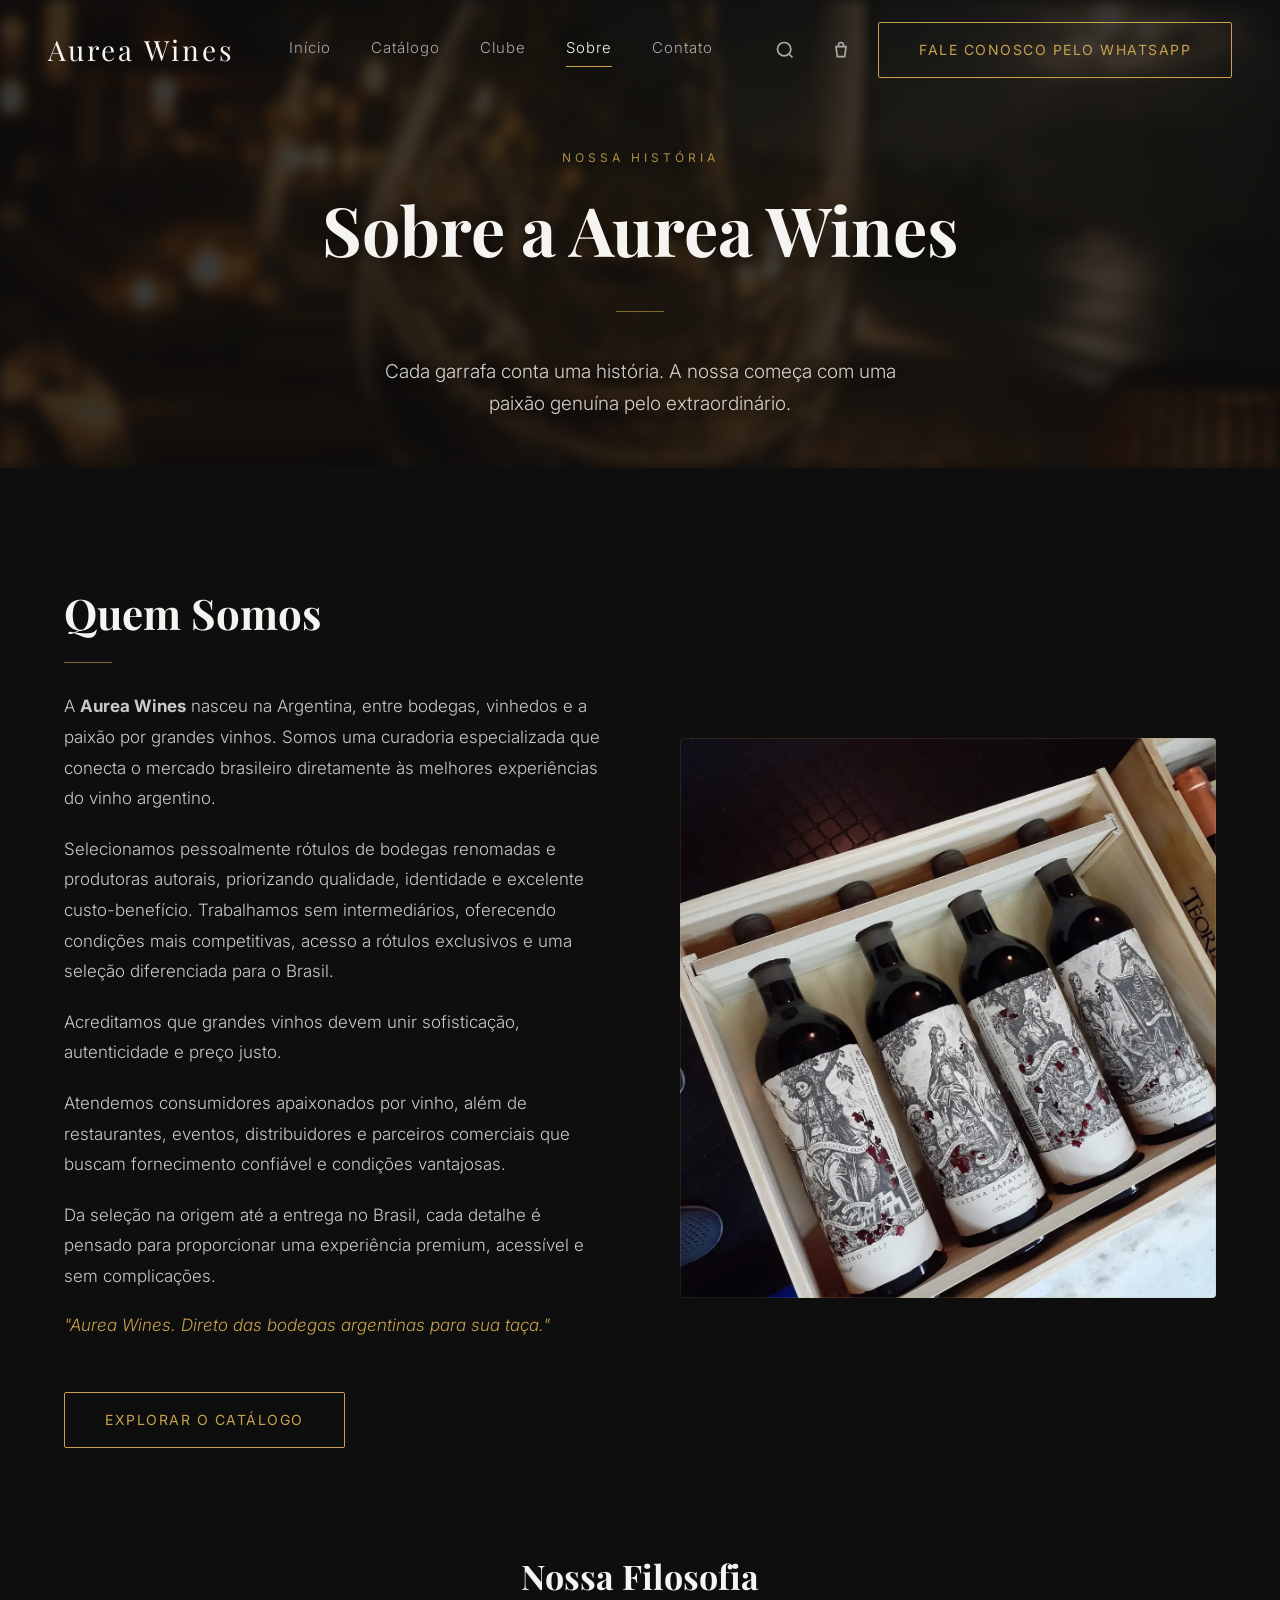
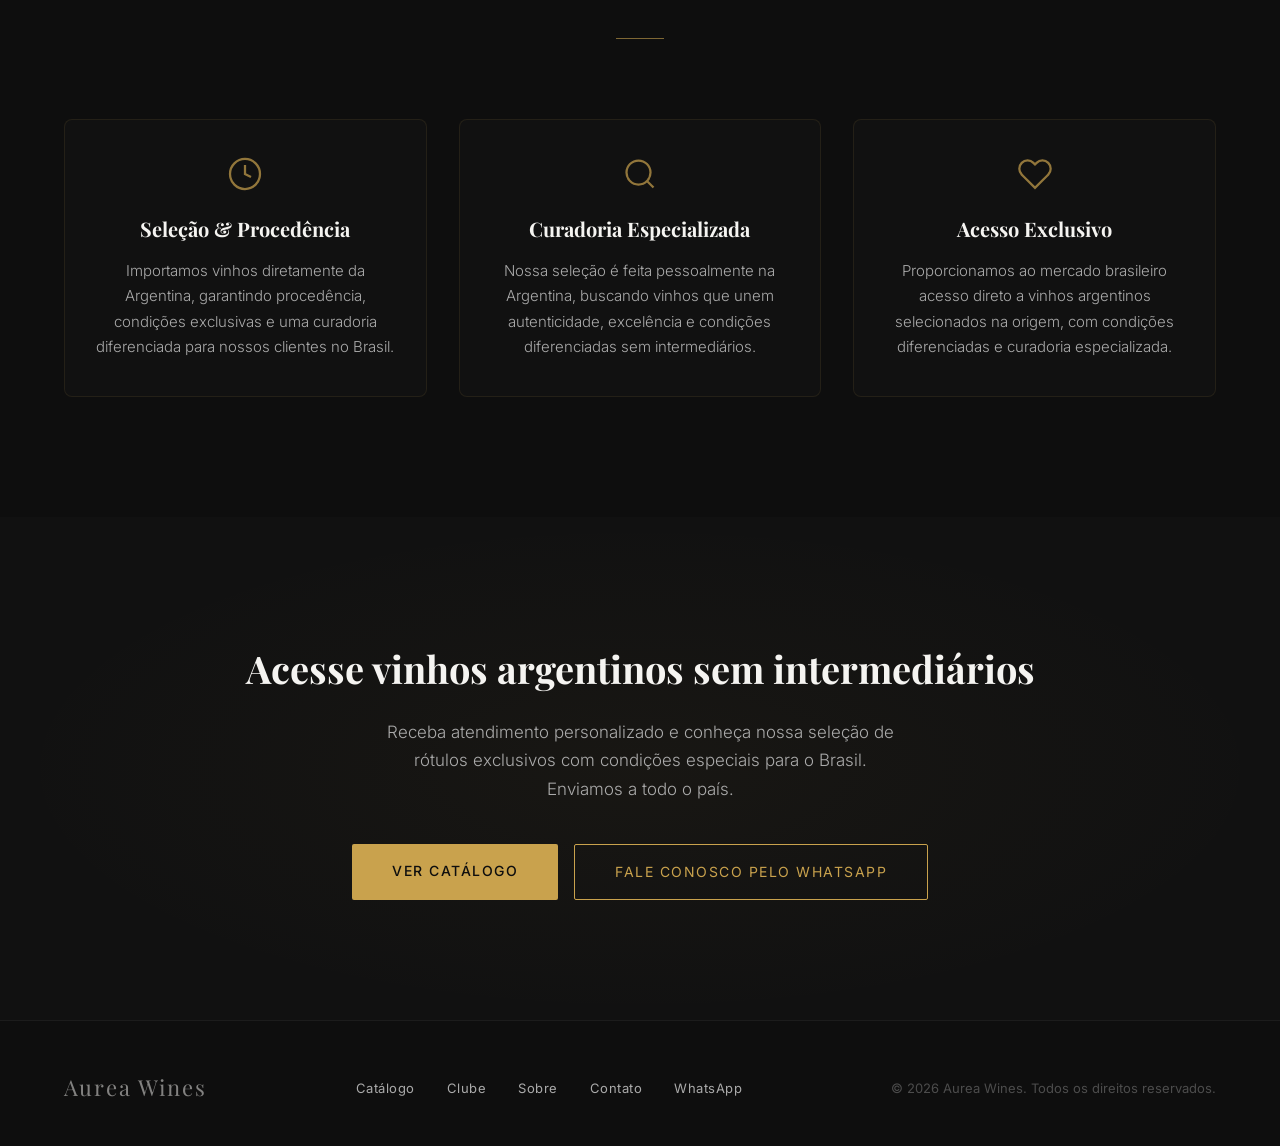
<file: sobre.html>
<!doctype html>
<html lang="pt-BR">
  <head>
    <meta charset="UTF-8" />
    <meta name="viewport" content="width=device-width, initial-scale=1.0" />
    <title>Sobre — Aurea Wines</title>
    <link rel="icon" type="image/png" href="assets/images/Logo.png" />
    <link rel="preconnect" href="https://fonts.googleapis.com" />
    <link rel="preconnect" href="https://fonts.gstatic.com" crossorigin />
    <link
      rel="preconnect"
      href="https://aurea-wines-2.myshopify.com"
      crossorigin
    />
    <link
      rel="preload"
      as="style"
      href="https://fonts.googleapis.com/css2?family=Playfair+Display:wght@400;600&family=Inter:wght@300;400;500&display=swap"
      onload="
        this.onload = null;
        this.rel = 'stylesheet';
      "
    />
    <noscript>
      <link
        rel="stylesheet"
        href="https://fonts.googleapis.com/css2?family=Playfair+Display:wght@400;600&family=Inter:wght@300;400;500&display=swap"
      />
    </noscript>
    <link rel="stylesheet" href="css/reset.css" />
    <link rel="stylesheet" href="css/variables.css" />
    <link rel="stylesheet" href="css/style.css" />
    <link rel="stylesheet" href="css/animation-scroll.css" />
    <style>
      .hero-page {
        min-height: 52vh;

        background:
          radial-gradient(
            ellipse at 60% 40%,
            rgba(201, 162, 77, 0.07) 0%,
            transparent 65%
          ),
          var(--color-black);

        display: flex;
        align-items: center;
        justify-content: center;
        text-align: center;

        padding-top: 100px;
        position: relative;
        overflow: hidden;
      }

      .hero-page::before {
        content: "";
        position: absolute;
        inset: 0;

        background: url("assets/images/vinhoMenu.webp") center / cover no-repeat;

        filter: blur(6px);
        opacity: 0.18;
        z-index: 0;
      }

      .hero-page .hero-content {
        position: relative;
        z-index: 1;
        max-width: 720px;
      }

      .hero-page h2 {
        font-family: var(--font-title);
        font-size: clamp(38px, 6vw, 68px);
        line-height: 1.1;
        text-shadow: 0 2px 20px rgba(0, 0, 0, 0.7);
      }

      .hero-page p {
        font-size: 19px;
        font-weight: 300;
        color: rgba(245, 244, 241, 0.85);

        max-width: 540px;
        margin: 0 auto;

        text-shadow: 0 1px 10px rgba(0, 0, 0, 0.6);
      }
    </style>
  </head>
  <body>
    <header class="header">
      <div class="header-content">
        <a href="index.html" class="logo">Aurea Wines</a>
        <nav class="nav nav-center">
          <a href="index.html">Início</a>
          <a href="catalogo.html">Catálogo</a>
          <a href="clube.html">Clube</a>
          <a href="sobre.html" class="active">Sobre</a>
          <a href="contato.html">Contato</a>
        </nav>
        <div class="header-actions">
          <button class="icon-btn" aria-label="Buscar">
            <svg viewBox="0 0 24 24" class="icon">
              <circle cx="11" cy="11" r="8" />
              <line x1="21" y1="21" x2="16.65" y2="16.65" />
            </svg>
          </button>
          <button
            class="icon-btn"
            aria-label="Sacola"
            style="position: relative"
          >
            <svg viewBox="0 0 24 24" class="icon">
              <path d="M6 8h12l-1.5 12h-9L6 8z" />
              <path d="M9 8V6a3 3 0 0 1 6 0v2" />
            </svg>
            <span id="cartBadge"></span>
          </button>
          <a
            href="https://wa.me/5511999031504?text=Olá!%20Gostaria%20de%20conversar%20sobre%20os%20produtos%20da%20Aurea%20Wines."
            target="_blank"
            class="btn-outline header-cta"
          >
            Fale conosco pelo WhatsApp
          </a>
        </div>
      </div>
    </header>
    <main>
      <!-- HERO PAGE -->
      <section class="hero-page">
        <div class="hero-content container reveal">
          <span class="hero-eyebrow">Nossa história</span>
          <h2>Sobre a Aurea Wines</h2>

          <div class="manifesto-divider" style="margin: 20px auto"></div>

          <p>
            Cada garrafa conta uma história. A nossa começa com uma paixão
            genuína pelo extraordinário.
          </p>
        </div>
      </section>

      <!-- SOBRE -->
      <section class="sobre-section">
        <div class="container">
          <div class="sobre-grid reveal">
            <div class="sobre-text">
              <h2>Quem Somos</h2>
              <div
                class="manifesto-divider"
                style="margin: 24px 0 28px; margin-left: 0"
              ></div>
              <p>
                A <strong>Aurea Wines</strong> nasceu na Argentina, entre
                bodegas, vinhedos e a paixão por grandes vinhos. Somos uma
                curadoria especializada que conecta o mercado brasileiro
                diretamente às melhores experiências do vinho argentino.
              </p>
              <p>
                Selecionamos pessoalmente rótulos de bodegas renomadas e
                produtoras autorais, priorizando qualidade, identidade e
                excelente custo-benefício. Trabalhamos sem intermediários,
                oferecendo condições mais competitivas, acesso a rótulos
                exclusivos e uma seleção diferenciada para o Brasil.
              </p>
              <p>
                Acreditamos que grandes vinhos devem unir sofisticação,
                autenticidade e preço justo.
              </p>
              <p>
                Atendemos consumidores apaixonados por vinho, além de
                restaurantes, eventos, distribuidores e parceiros comerciais que
                buscam fornecimento confiável e condições vantajosas.
              </p>
              <p>
                Da seleção na origem até a entrega no Brasil, cada detalhe é
                pensado para proporcionar uma experiência premium, acessível e
                sem complicações.
              </p>
              <p
                style="
                  font-style: italic;
                  color: var(--color-gold);
                  font-size: 17px;
                  line-height: 1.7;
                "
              >
                "Aurea Wines. Direto das bodegas argentinas para sua taça."
              </p>
              <a
                href="catalogo.html"
                class="btn-outline"
                style="margin-top: 32px; display: inline-block"
                >Explorar o catálogo</a
              >
            </div>
            <div class="sobre-img-wrap">
              <img
                src="assets/images/sobre.webp"
                alt="Aurea Wines"
                loading="lazy"
              />
            </div>
          </div>

          <!-- VALORES -->
          <div style="text-align: center; margin-top: 100px" class="reveal">
            <h3
              style="
                font-family: var(--font-title);
                font-size: 34px;
                margin-bottom: 12px;
              "
            >
              Nossa Filosofia
            </h3>
            <div class="manifesto-divider"></div>
          </div>

          <div class="valores-grid">
            <div class="valor-card reveal reveal-delay-1">
              <svg
                viewBox="0 0 24 24"
                width="36"
                height="36"
                stroke="var(--color-gold)"
                fill="none"
                stroke-width="1.5"
              >
                <circle cx="12" cy="12" r="10" />
                <path d="M12 6v6l4 2" />
              </svg>
              <h4>Seleção &amp; Procedência</h4>
              <p>
                Importamos vinhos diretamente da Argentina, garantindo
                procedência, condições exclusivas e uma curadoria diferenciada
                para nossos clientes no Brasil.
              </p>
            </div>
            <div class="valor-card reveal reveal-delay-2">
              <svg
                viewBox="0 0 24 24"
                width="36"
                height="36"
                stroke="var(--color-gold)"
                fill="none"
                stroke-width="1.5"
              >
                <circle cx="11" cy="11" r="8" />
                <line x1="21" y1="21" x2="16.65" y2="16.65" />
              </svg>
              <h4>Curadoria Especializada</h4>
              <p>
                Nossa seleção é feita pessoalmente na Argentina, buscando vinhos
                que unem autenticidade, excelência e condições diferenciadas sem
                intermediários.
              </p>
            </div>
            <div class="valor-card reveal reveal-delay-3">
              <svg
                viewBox="0 0 24 24"
                width="36"
                height="36"
                stroke="var(--color-gold)"
                fill="none"
                stroke-width="1.5"
              >
                <path
                  d="M20.84 4.61a5.5 5.5 0 0 0-7.78 0L12 5.67l-1.06-1.06a5.5 5.5 0 0 0-7.78 7.78l1.06 1.06L12 21.23l7.78-7.78 1.06-1.06a5.5 5.5 0 0 0 0-7.78z"
                />
              </svg>
              <h4>Acesso Exclusivo</h4>
              <p>
                Proporcionamos ao mercado brasileiro acesso direto a vinhos
                argentinos selecionados na origem, com condições diferenciadas e
                curadoria especializada.
              </p>
            </div>
          </div>
        </div>
      </section>

      <!-- CTA -->
      <section class="cta reveal">
        <div class="container">
          <h3>Acesse vinhos argentinos sem intermediários</h3>
          <p>
            Receba atendimento personalizado e conheça nossa seleção de rótulos
            exclusivos com condições especiais para o Brasil. Enviamos a todo o
            país.
          </p>
          <div
            style="
              display: flex;
              gap: 16px;
              justify-content: center;
              flex-wrap: wrap;
            "
          >
            <a href="catalogo.html" class="btn-primary">Ver Catálogo</a>
            <a
              href="https://wa.me/5511999031504?text=Olá!%20Gostaria%20de%20conversar%20sobre%20os%20produtos%20da%20Aurea%20Wines."
              target="_blank"
              class="btn-outline"
            >
              Fale conosco pelo WhatsApp
            </a>
          </div>
        </div>
      </section>
    </main>
    <footer class="footer reveal">
      <div class="container">
        <div class="footer-inner">
          <span class="footer-logo">Aurea Wines</span>
          <nav class="footer-links">
            <a href="catalogo.html">Catálogo</a>
            <a href="clube.html">Clube</a>
            <a href="sobre.html">Sobre</a>
            <a href="contato.html">Contato</a>
            <a href="https://wa.me/5511999031504" target="_blank">WhatsApp</a>
          </nav>
          <p class="footer-copy">
            © 2026 Aurea Wines. Todos os direitos reservados.
          </p>
        </div>
      </div>
    </footer>

    <div class="cart-overlay" id="cartOverlay"></div>
    <div class="cart" id="cart">
      <div class="cart-header">
        <h3>Sua Sacola</h3>
        <button id="closeCart">✕</button>
      </div>
      <div class="cart-items" id="cartItems"></div>
      <div class="cart-footer">
        <div class="cart-footer-total">
          <span>Total</span><strong id="cartTotal">R$ 0,00</strong>
        </div>
        <a
          id="checkoutBtn"
          href="#"
          class="btn-primary"
          style="display: block; text-align: center"
          >Finalizar pelo WhatsApp</a
        >
      </div>
    </div>

    <script src="js/shopify.js" defer></script>
    <script src="js/cart.js" defer></script>
    <script src="js/search.js" defer></script>
    <script src="js/mobile-nav.js" defer></script>
    <script src="js/animation-scroll.js" defer></script>
  </body>
</html>
</file>
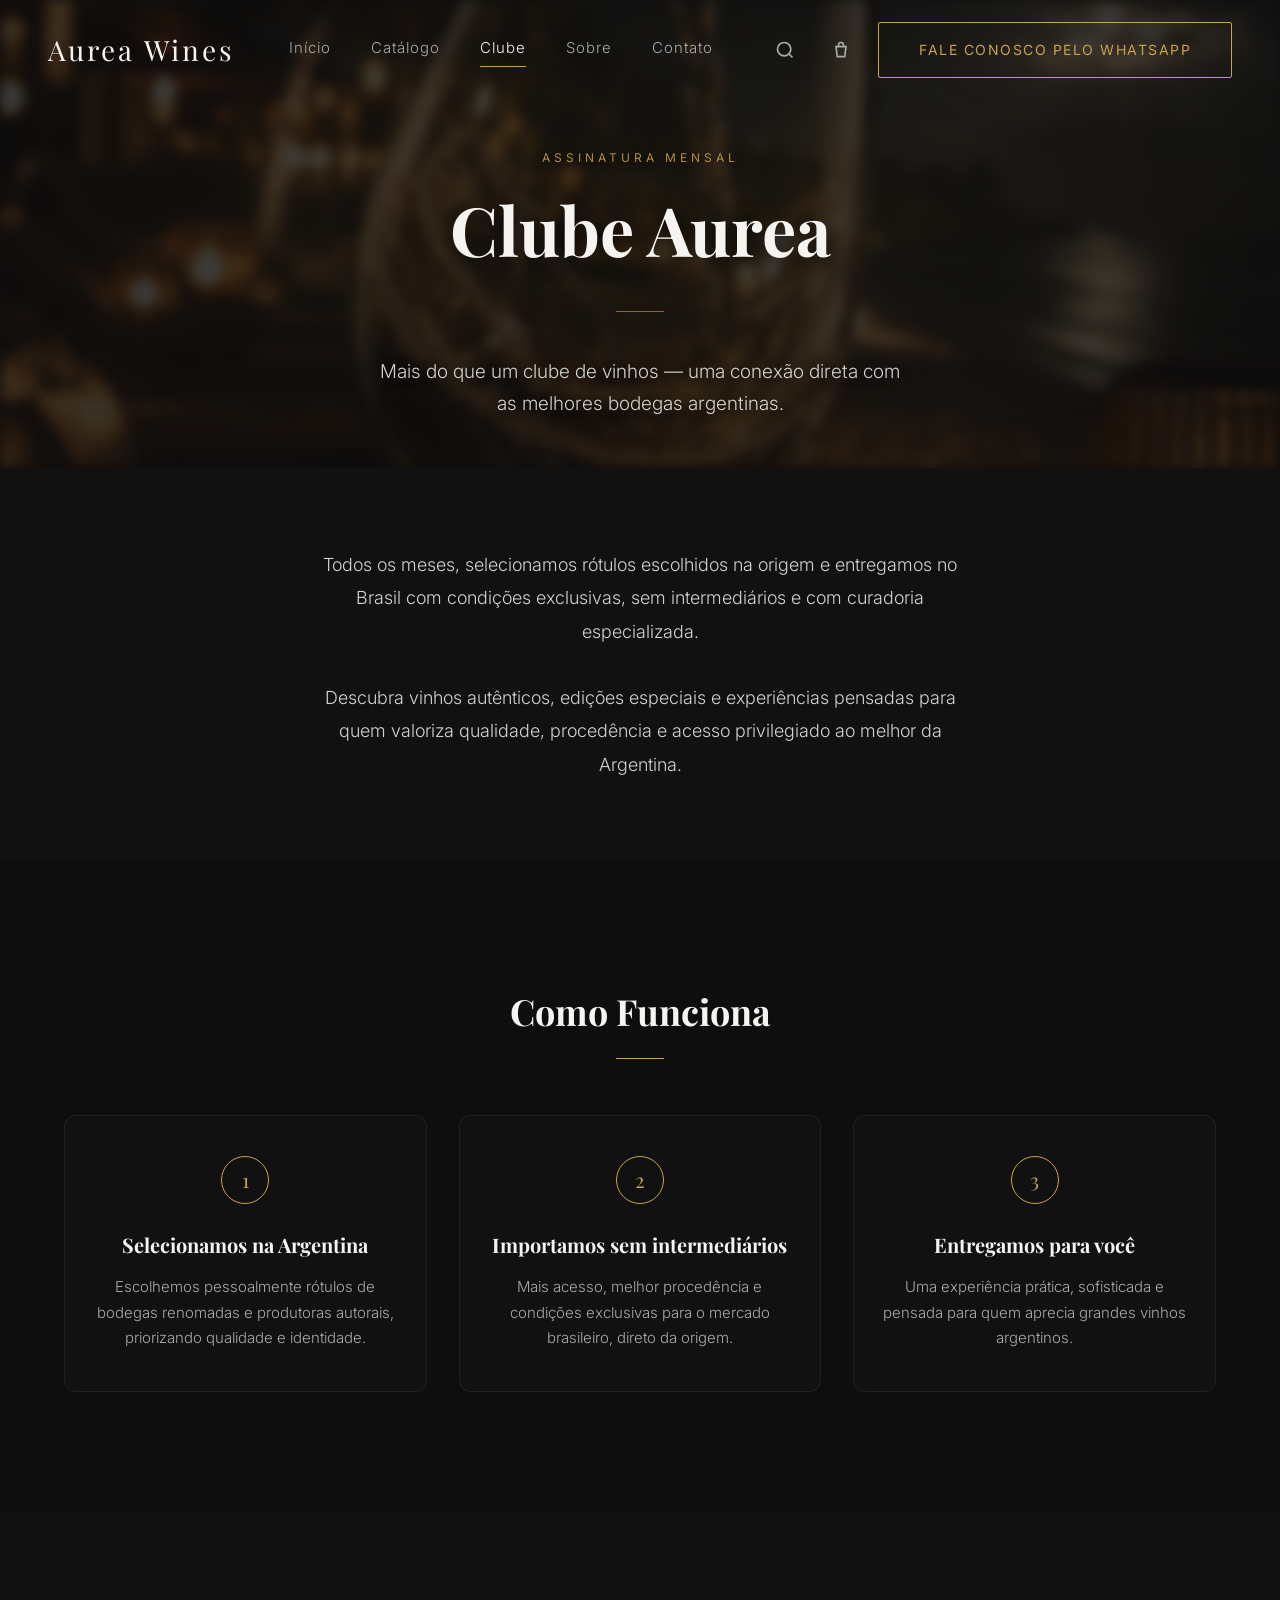
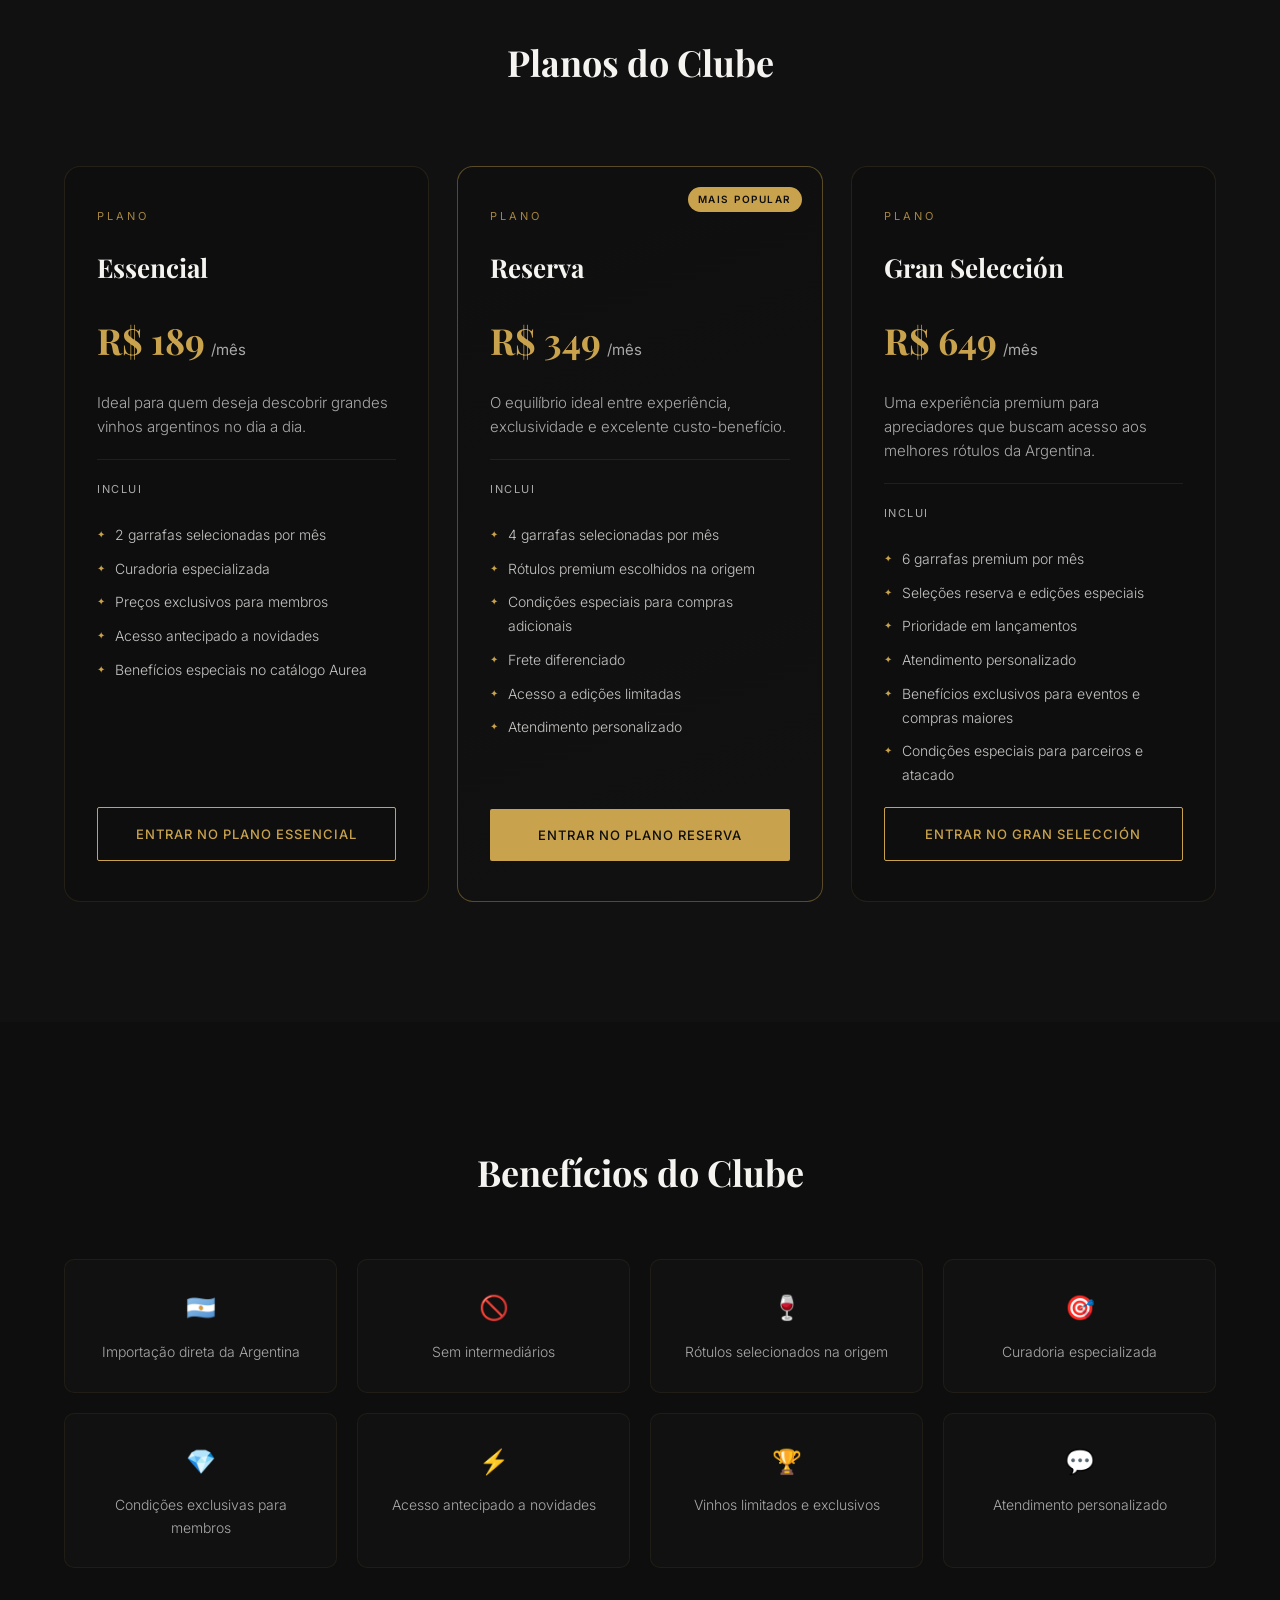
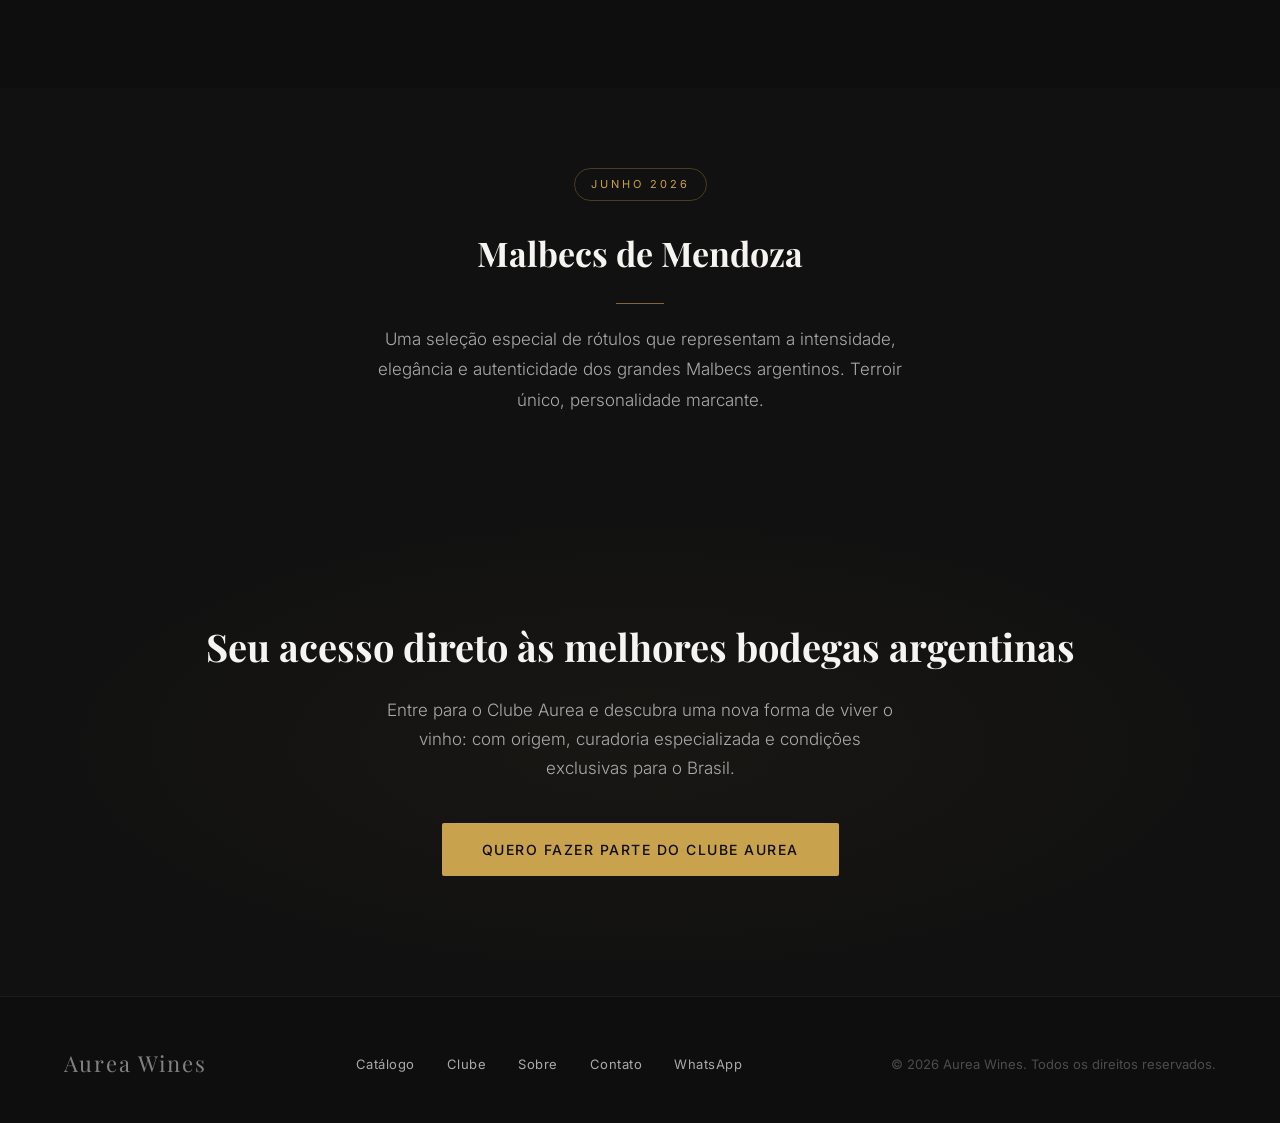
<file: html/clube.html>
<!doctype html>
<html lang="pt-BR">
  <head>
    <meta charset="UTF-8" />
    <meta name="viewport" content="width=device-width, initial-scale=1.0" />
    <title>Clube Aurea — Aurea Wines</title>
    <meta
      name="description"
      content="Mais do que um clube de vinhos. Conexão direta com as melhores bodegas argentinas, todo mês."
    />
    <link rel="icon" type="image/png" href="../assets/images/Logo.png" />
    <link rel="preconnect" href="https://fonts.googleapis.com" />
    <link rel="preconnect" href="https://fonts.gstatic.com" crossorigin />
    <link rel="preconnect" href="https://aurea-wines-2.myshopify.com" crossorigin>
    <link rel="preload" as="style"
      href="https://fonts.googleapis.com/css2?family=Playfair+Display:wght@400;600&family=Inter:wght@300;400;500&display=swap"
      onload="this.onload=null;this.rel='stylesheet'">
    <noscript>
      <link rel="stylesheet"
        href="https://fonts.googleapis.com/css2?family=Playfair+Display:wght@400;600&family=Inter:wght@300;400;500&display=swap">
    </noscript><link
      href="https://fonts.googleapis.com/css2?family=Playfair+Display:wght@400;600&family=Inter:wght@300;400;500&display=swap"
      rel="stylesheet"
    />
    <link rel="stylesheet" href="../css/reset.css" />
    <link rel="stylesheet" href="../css/variables.css" />
    <link rel="stylesheet" href="../css/style.css" />
    <link rel="stylesheet" href="../css/animation-scroll.css" />
    <style>
      /* ── Clube page styles ── */
      .clube-hero {
        min-height: 52vh;
        background:
          radial-gradient(
            ellipse at 60% 40%,
            rgba(201, 162, 77, 0.07) 0%,
            transparent 65%
          ),
          var(--color-black);
        display: flex;
        align-items: center;
        justify-content: center;
        text-align: center;
        padding-top: 100px;
        position: relative;
        overflow: hidden;
      }
      .clube-hero::before {
        content: "";
        position: absolute;
        inset: 0;
        background: url("../assets/images/vinhoMenu.webp") center / cover
          no-repeat;
        filter: blur(6px);
        opacity: 0.18;
        z-index: 0;
      }
      .clube-hero .hero-content {
        z-index: 1;
        max-width: 720px;
      }
      .clube-hero h1 {
        font-family: var(--font-title);
        font-size: clamp(38px, 6vw, 68px);
        line-height: 1.1;
        text-shadow: 0 2px 20px rgba(0, 0, 0, 0.7);
      }
      .clube-hero p {
        font-size: 19px;
        font-weight: 300;
        color: rgba(245, 244, 241, 0.85);
        max-width: 540px;
        margin: 0 auto;
        text-shadow: 0 1px 10px rgba(0, 0, 0, 0.6);
      }

      /* ── Intro ── */
      .clube-intro {
        padding: 80px 0;
        background: var(--color-black-soft);
        text-align: center;
      }
      .clube-intro p {
        max-width: 680px;
        margin: 0 auto;
        font-size: 18px;
        font-weight: 300;
        line-height: 1.85;
        color: rgba(245, 244, 241, 0.85);
      }

      /* ── Como Funciona ── */
      .clube-como {
        padding: var(--section-padding) 0;
        background: var(--color-black);
      }
      .clube-como h2 {
        font-family: var(--font-title);
        font-size: 36px;
        text-align: center;
        margin-bottom: 16px;
      }
      .clube-steps {
        display: grid;
        grid-template-columns: repeat(3, 1fr);
        gap: 32px;
        margin-top: 56px;
      }
      .clube-step {
        text-align: center;
        padding: 40px 28px;
        background: var(--color-black-soft);
        border: 1px solid rgba(201, 162, 77, 0.1);
        border-radius: 12px;
      }
      .clube-step-num {
        width: 48px;
        height: 48px;
        border-radius: 50%;
        border: 1px solid var(--color-gold);
        display: flex;
        align-items: center;
        justify-content: center;
        font-family: var(--font-title);
        font-size: 20px;
        color: var(--color-gold);
        margin: 0 auto 24px;
      }
      .clube-step h4 {
        font-family: var(--font-title);
        font-size: 20px;
        margin-bottom: 12px;
      }
      .clube-step p {
        font-size: 15px;
        font-weight: 300;
        color: var(--color-muted);
        line-height: 1.7;
      }

      /* ── Planos ── */
      .clube-planos {
        padding: var(--section-padding) 0;
        background: var(--color-black-soft);
      }
      .clube-planos h2 {
        font-family: var(--font-title);
        font-size: 36px;
        text-align: center;
        margin-bottom: 16px;
      }
      .clube-planos-grid {
        display: grid;
        grid-template-columns: repeat(3, 1fr);
        gap: 28px;
        margin-top: 56px;
      }
      .plano-card {
        background: var(--color-black);
        border: 1px solid rgba(201, 162, 77, 0.12);
        border-radius: 16px;
        padding: 40px 32px;
        display: flex;
        flex-direction: column;
        gap: 20px;
        transition:
          transform 0.3s ease,
          border-color 0.3s ease,
          box-shadow 0.3s ease;
        position: relative;
        overflow: hidden;
      }
      .plano-card:hover {
        transform: translateY(-6px);
        border-color: rgba(201, 162, 77, 0.35);
        box-shadow: 0 20px 50px rgba(0, 0, 0, 0.4);
      }
      .plano-card.destaque {
        border-color: rgba(201, 162, 77, 0.4);
        background: linear-gradient(160deg, #0f0f0f 0%, #111 100%);
      }
      .plano-badge {
        position: absolute;
        top: 20px;
        right: 20px;
        background: var(--color-gold);
        color: var(--color-black);
        font-size: 10px;
        letter-spacing: 1.5px;
        text-transform: uppercase;
        font-weight: 600;
        padding: 4px 10px;
        border-radius: 999px;
      }
      .plano-nome {
        font-size: 11px;
        letter-spacing: 3px;
        text-transform: uppercase;
        color: var(--color-gold);
        opacity: 0.8;
      }
      .plano-titulo {
        font-family: var(--font-title);
        font-size: 26px;
      }
      .plano-preco {
        display: flex;
        align-items: baseline;
        gap: 6px;
      }
      .plano-preco strong {
        font-family: var(--font-title);
        font-size: 36px;
        color: var(--color-gold);
      }
      .plano-preco span {
        font-size: 15px;
        color: var(--color-muted);
      }
      .plano-desc {
        font-size: 15px;
        color: var(--color-muted);
        font-weight: 300;
        line-height: 1.6;
      }
      .plano-divider {
        height: 1px;
        background: rgba(255, 255, 255, 0.07);
      }
      .plano-includes {
        font-size: 11px;
        letter-spacing: 1.5px;
        text-transform: uppercase;
        color: var(--color-muted);
        margin-bottom: 4px;
      }
      .plano-items {
        display: flex;
        flex-direction: column;
        gap: 10px;
        flex: 1;
      }
      .plano-item {
        display: flex;
        align-items: flex-start;
        gap: 10px;
        font-size: 14px;
        color: rgba(245, 244, 241, 0.8);
        font-weight: 300;
      }
      .plano-item::before {
        content: "✦";
        color: var(--color-gold);
        font-size: 10px;
        margin-top: 3px;
        flex-shrink: 0;
      }
      .plano-btn {
        display: flex;
        align-items: center;
        justify-content: center;
        gap: 10px;
        padding: 15px 24px;
        border-radius: 2px;
        font-size: 13px;
        letter-spacing: 1px;
        text-transform: uppercase;
        font-family: var(--font-text);
        font-weight: 500;
        transition: all 0.3s ease;
        text-align: center;
      }
      .plano-btn.primary {
        background: var(--color-gold);
        color: var(--color-black);
      }
      .plano-btn.primary:hover {
        opacity: 0.86;
      }
      .plano-btn.outline {
        border: 1px solid var(--color-gold);
        color: var(--color-gold);
      }
      .plano-btn.outline:hover {
        background: var(--color-gold);
        color: var(--color-black);
      }

      /* ── Benefícios ── */
      .clube-beneficios {
        padding: var(--section-padding) 0;
        background: var(--color-black);
      }
      .clube-beneficios h2 {
        font-family: var(--font-title);
        font-size: 36px;
        text-align: center;
        margin-bottom: 56px;
      }
      .beneficios-grid {
        display: grid;
        grid-template-columns: repeat(4, 1fr);
        gap: 20px;
      }
      .beneficio-item {
        padding: 28px 24px;
        text-align: center;
        background: var(--color-black-soft);
        border: 1px solid rgba(201, 162, 77, 0.08);
        border-radius: 10px;
      }
      .beneficio-item span {
        display: block;
        font-size: 24px;
        margin-bottom: 12px;
      }
      .beneficio-item p {
        font-size: 14px;
        color: var(--color-muted);
        font-weight: 300;
        line-height: 1.6;
      }

      /* ── Experiência do Mês ── */
      .clube-experiencia {
        padding: 80px 0;
        background: var(--color-black-soft);
        text-align: center;
      }
      .experiencia-badge {
        display: inline-block;
        font-size: 11px;
        letter-spacing: 3px;
        text-transform: uppercase;
        color: var(--color-gold);
        border: 1px solid rgba(201, 162, 77, 0.3);
        padding: 6px 16px;
        border-radius: 999px;
        margin-bottom: 24px;
      }
      .clube-experiencia h2 {
        font-family: var(--font-title);
        font-size: 34px;
        margin-bottom: 16px;
      }
      .clube-experiencia p {
        max-width: 560px;
        margin: 0 auto;
        font-size: 17px;
        font-weight: 300;
        color: var(--color-muted);
        line-height: 1.8;
      }

      /* ── Responsive ── */
      @media (max-width: 900px) {
        .clube-planos-grid {
          grid-template-columns: 1fr;
          max-width: 480px;
          margin-left: auto;
          margin-right: auto;
        }
        .clube-steps {
          grid-template-columns: 1fr;
          max-width: 480px;
          margin-left: auto;
          margin-right: auto;
        }
        .beneficios-grid {
          grid-template-columns: repeat(2, 1fr);
        }
      }
      @media (max-width: 560px) {
        .beneficios-grid {
          grid-template-columns: 1fr;
        }
        .plano-card {
          padding: 28px 22px;
        }
      }
    </style>
  </head>
  <body>
    <!-- HEADER -->
    <header class="header">
      <div class="header-content">
        <a href="index.html" class="logo">Aurea Wines</a>
        <nav class="nav nav-center">
          <a href="index.html">Início</a>
          <a href="catalogo.html">Catálogo</a>
          <a href="clube.html" class="active">Clube</a>
          <a href="sobre.html">Sobre</a>
          <a href="contato.html">Contato</a>
        </nav>
        <div class="header-actions">
          <button class="icon-btn" aria-label="Buscar">
            <svg viewBox="0 0 24 24" class="icon">
              <circle cx="11" cy="11" r="8" />
              <line x1="21" y1="21" x2="16.65" y2="16.65" />
            </svg>
          </button>
          <button
            class="icon-btn"
            aria-label="Sacola"
            style="position: relative"
          >
            <svg viewBox="0 0 24 24" class="icon">
              <path d="M6 8h12l-1.5 12h-9L6 8z" />
              <path d="M9 8V6a3 3 0 0 1 6 0v2" />
            </svg>
            <span id="cartBadge"></span>
          </button>
          <a
            href="https://wa.me/5511999031504?text=Olá!%20Gostaria%20de%20saber%20mais%20sobre%20o%20Clube%20Aurea."
            target="_blank"
            class="btn-outline header-cta"
          >
            Fale conosco pelo WhatsApp
          </a>
        </div>
      </div>
    </header>
    <main>
    <!-- HERO -->
    <section class="clube-hero">
      <div class="hero-content container reveal">
        <span class="hero-eyebrow">Assinatura mensal</span>
        <h1>Clube Aurea</h1>
        <div class="manifesto-divider" style="margin: 20px auto"></div>
        <p>
          Mais do que um clube de vinhos — uma conexão direta com as melhores
          bodegas argentinas.
        </p>
      </div>
    </section>

    <!-- INTRO -->
    <section class="clube-intro reveal">
      <div class="container">
        <p>
          Todos os meses, selecionamos rótulos escolhidos na origem e entregamos
          no Brasil com condições exclusivas, sem intermediários e com curadoria
          especializada.<br /><br />
          Descubra vinhos autênticos, edições especiais e experiências pensadas
          para quem valoriza qualidade, procedência e acesso privilegiado ao
          melhor da Argentina.
        </p>
      </div>
    </section>

    <!-- COMO FUNCIONA -->
    <section class="clube-como">
      <div class="container">
        <h2 class="reveal">Como Funciona</h2>
        <div class="manifesto-divider reveal" style="margin: 16px auto 0"></div>
        <div class="clube-steps">
          <div class="clube-step reveal reveal-delay-1">
            <div class="clube-step-num">1</div>
            <h4>Selecionamos na Argentina</h4>
            <p>
              Escolhemos pessoalmente rótulos de bodegas renomadas e produtoras
              autorais, priorizando qualidade e identidade.
            </p>
          </div>
          <div class="clube-step reveal reveal-delay-2">
            <div class="clube-step-num">2</div>
            <h4>Importamos sem intermediários</h4>
            <p>
              Mais acesso, melhor procedência e condições exclusivas para o
              mercado brasileiro, direto da origem.
            </p>
          </div>
          <div class="clube-step reveal reveal-delay-3">
            <div class="clube-step-num">3</div>
            <h4>Entregamos para você</h4>
            <p>
              Uma experiência prática, sofisticada e pensada para quem aprecia
              grandes vinhos argentinos.
            </p>
          </div>
        </div>
      </div>
    </section>

    <!-- PLANOS -->
    <section class="clube-planos">
      <div class="container">
        <h2 class="reveal">Planos do Clube</h2>
        <div class="manifesto-divider reveal" style="margin: 16px auto 0"></div>
        <div class="clube-planos-grid">
          <!-- Essencial -->
          <div class="plano-card reveal reveal-delay-1">
            <span class="plano-nome">Plano</span>
            <h3 class="plano-titulo">Essencial</h3>
            <div class="plano-preco">
              <strong>R$ 189</strong>
              <span>/mês</span>
            </div>
            <p class="plano-desc">
              Ideal para quem deseja descobrir grandes vinhos argentinos no dia
              a dia.
            </p>
            <div class="plano-divider"></div>
            <p class="plano-includes">Inclui</p>
            <ul class="plano-items">
              <li class="plano-item">2 garrafas selecionadas por mês</li>
              <li class="plano-item">Curadoria especializada</li>
              <li class="plano-item">Preços exclusivos para membros</li>
              <li class="plano-item">Acesso antecipado a novidades</li>
              <li class="plano-item">Benefícios especiais no catálogo Aurea</li>
            </ul>
            <a
              href="https://wa.me/5511999031504?text=Olá!%20Gostaria%20de%20entrar%20no%20Plano%20Essencial%20do%20Clube%20Aurea%20(R%24%20189%2Fmês)."
              target="_blank"
              class="plano-btn outline"
            >
              Entrar no Plano Essencial
            </a>
          </div>

          <!-- Reserva -->
          <div class="plano-card destaque reveal reveal-delay-2">
            <div class="plano-badge">Mais popular</div>
            <span class="plano-nome">Plano</span>
            <h3 class="plano-titulo">Reserva</h3>
            <div class="plano-preco">
              <strong>R$ 349</strong>
              <span>/mês</span>
            </div>
            <p class="plano-desc">
              O equilíbrio ideal entre experiência, exclusividade e excelente
              custo-benefício.
            </p>
            <div class="plano-divider"></div>
            <p class="plano-includes">Inclui</p>
            <ul class="plano-items">
              <li class="plano-item">4 garrafas selecionadas por mês</li>
              <li class="plano-item">Rótulos premium escolhidos na origem</li>
              <li class="plano-item">
                Condições especiais para compras adicionais
              </li>
              <li class="plano-item">Frete diferenciado</li>
              <li class="plano-item">Acesso a edições limitadas</li>
              <li class="plano-item">Atendimento personalizado</li>
            </ul>
            <a
              href="https://wa.me/5511999031504?text=Olá!%20Gostaria%20de%20entrar%20no%20Plano%20Reserva%20do%20Clube%20Aurea%20(R%24%20349%2Fmês)."
              target="_blank"
              class="plano-btn primary"
            >
              Entrar no Plano Reserva
            </a>
          </div>

          <!-- Gran Selección -->
          <div class="plano-card reveal reveal-delay-3">
            <span class="plano-nome">Plano</span>
            <h3 class="plano-titulo">Gran Selección</h3>
            <div class="plano-preco">
              <strong>R$ 649</strong>
              <span>/mês</span>
            </div>
            <p class="plano-desc">
              Uma experiência premium para apreciadores que buscam acesso aos
              melhores rótulos da Argentina.
            </p>
            <div class="plano-divider"></div>
            <p class="plano-includes">Inclui</p>
            <ul class="plano-items">
              <li class="plano-item">6 garrafas premium por mês</li>
              <li class="plano-item">Seleções reserva e edições especiais</li>
              <li class="plano-item">Prioridade em lançamentos</li>
              <li class="plano-item">Atendimento personalizado</li>
              <li class="plano-item">
                Benefícios exclusivos para eventos e compras maiores
              </li>
              <li class="plano-item">
                Condições especiais para parceiros e atacado
              </li>
            </ul>
            <a
              href="https://wa.me/5511999031504?text=Olá!%20Gostaria%20de%20entrar%20no%20Plano%20Gran%20Selección%20do%20Clube%20Aurea%20(R%24%20649%2Fmês)."
              target="_blank"
              class="plano-btn outline"
            >
              Entrar no Gran Selección
            </a>
          </div>
        </div>
      </div>
    </section>

    <!-- BENEFÍCIOS -->
    <section class="clube-beneficios">
      <div class="container">
        <h2 class="reveal">Benefícios do Clube</h2>
        <div class="beneficios-grid">
          <div class="beneficio-item reveal reveal-delay-1">
            <span>🇦🇷</span>
            <p>Importação direta da Argentina</p>
          </div>
          <div class="beneficio-item reveal reveal-delay-2">
            <span>🚫</span>
            <p>Sem intermediários</p>
          </div>
          <div class="beneficio-item reveal reveal-delay-3">
            <span>🍷</span>
            <p>Rótulos selecionados na origem</p>
          </div>
          <div class="beneficio-item reveal reveal-delay-4">
            <span>🎯</span>
            <p>Curadoria especializada</p>
          </div>
          <div class="beneficio-item reveal reveal-delay-1">
            <span>💎</span>
            <p>Condições exclusivas para membros</p>
          </div>
          <div class="beneficio-item reveal reveal-delay-2">
            <span>⚡</span>
            <p>Acesso antecipado a novidades</p>
          </div>
          <div class="beneficio-item reveal reveal-delay-3">
            <span>🏆</span>
            <p>Vinhos limitados e exclusivos</p>
          </div>
          <div class="beneficio-item reveal reveal-delay-4">
            <span>💬</span>
            <p>Atendimento personalizado</p>
          </div>
        </div>
      </div>
    </section>

    <!-- EXPERIÊNCIA DO MÊS -->
    <section class="clube-experiencia reveal">
      <div class="container">
        <span class="experiencia-badge">Junho 2026</span>
        <h2>Malbecs de Mendoza</h2>
        <div class="manifesto-divider" style="margin: 20px auto"></div>
        <p>
          Uma seleção especial de rótulos que representam a intensidade,
          elegância e autenticidade dos grandes Malbecs argentinos. Terroir
          único, personalidade marcante.
        </p>
      </div>
    </section>

    <!-- CTA FINAL -->
    <section class="cta reveal">
      <div class="container">
        <h3>Seu acesso direto às melhores bodegas argentinas</h3>
        <p>
          Entre para o Clube Aurea e descubra uma nova forma de viver o vinho:
          com origem, curadoria especializada e condições exclusivas para o
          Brasil.
        </p>
        <a
          href="https://wa.me/5511999031504?text=Olá!%20Quero%20fazer%20parte%20do%20Clube%20Aurea.%20Pode%20me%20contar%20mais%20sobre%20os%20planos%3F"
          target="_blank"
          class="btn-primary"
        >
          Quero fazer parte do Clube Aurea
        </a>
      </div>
    </section>
    </main>
    <!-- FOOTER -->
    <footer class="footer reveal">
      <div class="container">
        <div class="footer-inner">
          <span class="footer-logo">Aurea Wines</span>
          <nav class="footer-links">
            <a href="catalogo.html">Catálogo</a>
            <a href="clube.html">Clube</a>
            <a href="sobre.html">Sobre</a>
            <a href="contato.html">Contato</a>
            <a href="https://wa.me/5511999031504" target="_blank">WhatsApp</a>
          </nav>
          <p class="footer-copy">
            © 2026 Aurea Wines. Todos os direitos reservados.
          </p>
        </div>
      </div>
    </footer>

    <!-- OVERLAY + SACOLA -->
    <div class="cart-overlay" id="cartOverlay"></div>
    <div class="cart" id="cart">
      <div class="cart-header">
        <h3>Sua Sacola</h3>
        <button id="closeCart">✕</button>
      </div>
      <div class="cart-items" id="cartItems"></div>
      <div class="cart-footer">
        <div class="cart-footer-total">
          <span>Total</span><strong id="cartTotal">R$ 0,00</strong>
        </div>
        <a
          id="checkoutBtn"
          href="#"
          class="btn-primary"
          style="display: block; text-align: center"
          >Finalizar pelo WhatsApp</a
        >
      </div>
    </div>

    <script src="../js/shopify.js" defer></script>
    <script src="../js/cart.js" defer></script>
    <script src="../js/search.js" defer></script>
    <script src="../js/mobile-nav.js" defer></script>
    <script src="../js/animation-scroll.js" defer></script>
  </body>
</html>
</file>
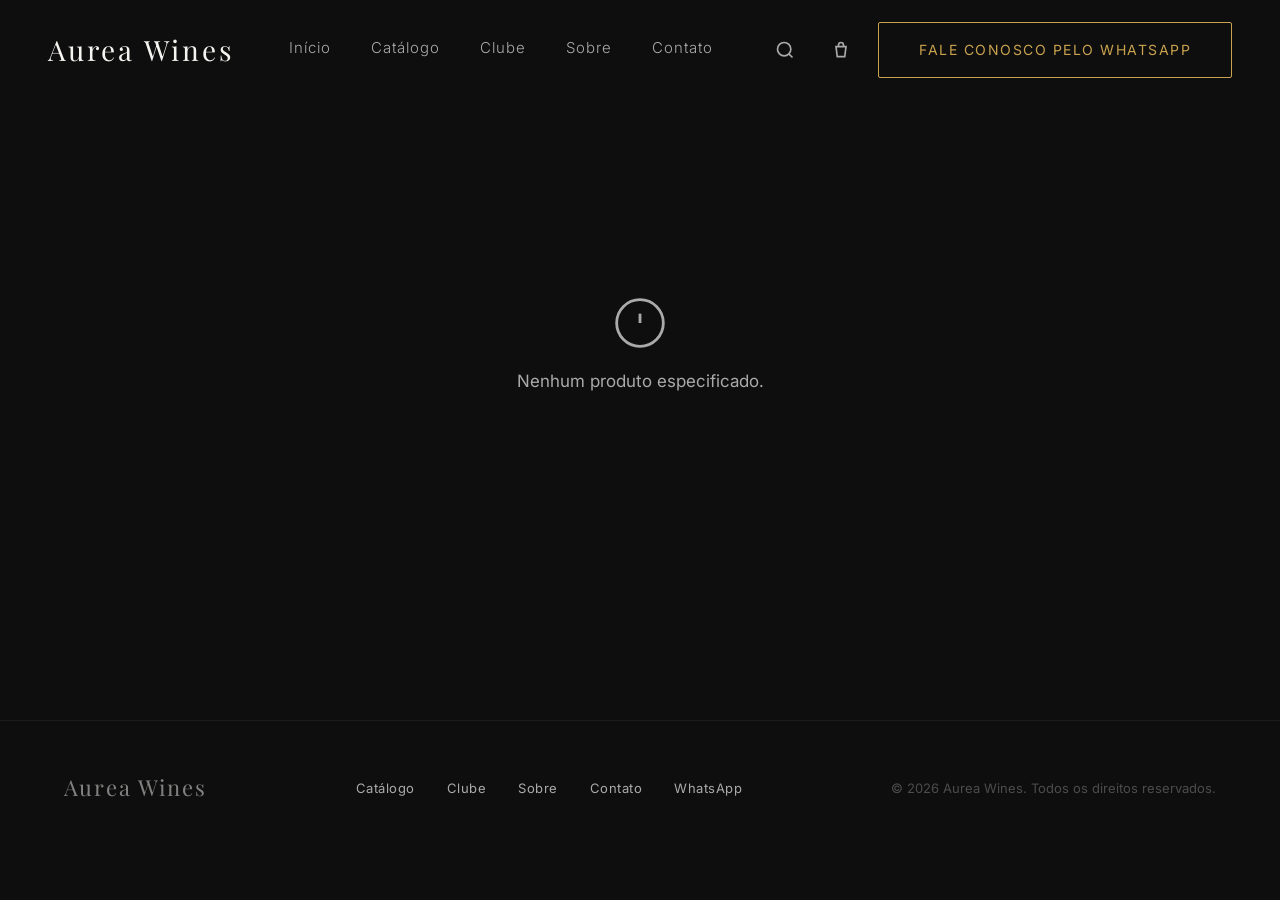
<file: html/produto.html>
<!doctype html>
<html lang="pt-BR">
  <head>
    <meta charset="UTF-8" />
    <meta name="viewport" content="width=device-width, initial-scale=1.0" />
    <title>Produto — Aurea Wines</title>
    <link rel="icon" type="image/png" href="../assets/images/Logo.png" />
    <link rel="preconnect" href="https://fonts.googleapis.com" />
    <link rel="preconnect" href="https://fonts.gstatic.com" crossorigin />
    <link rel="preconnect" href="https://aurea-wines-2.myshopify.com" crossorigin>
    <link rel="preload" as="style"
      href="https://fonts.googleapis.com/css2?family=Playfair+Display:wght@400;600&family=Inter:wght@300;400;500&display=swap"
      onload="this.onload=null;this.rel='stylesheet'">
    <noscript>
      <link rel="stylesheet"
        href="https://fonts.googleapis.com/css2?family=Playfair+Display:wght@400;600&family=Inter:wght@300;400;500&display=swap">
    </noscript>
    <link rel="stylesheet" href="../css/reset.css" />
    <link rel="stylesheet" href="../css/variables.css" />
    <link rel="stylesheet" href="../css/style.css" />
    <link rel="stylesheet" href="../css/animation-scroll.css" />
    <style>
      /* ── Produto page ── */
      .produto-page {
        padding: 120px 0 var(--section-padding);
        min-height: 80vh;
      }

      .breadcrumb {
        display: flex;
        align-items: center;
        gap: 8px;
        font-size: 13px;
        color: var(--color-muted);
        margin-bottom: 48px;
        flex-wrap: wrap;
      }
      .breadcrumb a {
        color: var(--color-muted);
        transition: color 0.2s;
      }
      .breadcrumb a:hover {
        color: var(--color-gold);
      }
      .breadcrumb span {
        opacity: 0.4;
      }
      .breadcrumb strong {
        color: var(--color-offwhite);
      }

      .produto-grid {
        display: grid;
        grid-template-columns: 1fr 1fr;
        gap: 72px;
        align-items: start;
      }

      /* Galeria */
      .produto-gallery {
        position: sticky;
        top: 110px;
      }
      .gallery-main {
        width: 100%;
        aspect-ratio: 3 / 4;
        background: radial-gradient(circle at center, #141414 0%, #0a0a0a 80%);
        border-radius: 12px;
        border: 1px solid rgba(201,162,77,.1);
        display: flex;
        align-items: center;
        justify-content: center;
        overflow: hidden;
        padding: 24px;
      }
      .gallery-main img {
        width: 100%;
        height: 100%;
        object-fit: contain;
        transition: transform .4s ease;
      }
      .gallery-main:hover img {
        transform: scale(1.04);
      }
      .gallery-thumbs {
        display: flex;
        gap: 12px;
        margin-top: 16px;
        flex-wrap: wrap;
      }
      .gallery-thumb {
        width: 72px;
        height: 72px;
        border-radius: 8px;
        border: 1px solid rgba(201, 162, 77, 0.12);
        background: #111;
        display: flex;
        align-items: center;
        justify-content: center;
        cursor: pointer;
        overflow: hidden;
        transition: border-color 0.2s;
      }
      .gallery-thumb:hover,
      .gallery-thumb.active {
        border-color: var(--color-gold);
      }
      .gallery-thumb img {
        width: 100%;
        height: 100%;
        object-fit: cover;
      }

      /* Info */
      .produto-info {
        display: flex;
        flex-direction: column;
        gap: 20px;
      }

      .produto-type {
        font-size: 11px;
        letter-spacing: 2.5px;
        text-transform: uppercase;
        color: var(--color-gold);
        opacity: 0.8;
      }

      .produto-title {
        font-family: var(--font-title);
        font-size: clamp(28px, 4vw, 42px);
        line-height: 1.15;
        color: var(--color-offwhite);
      }

      .produto-pricing {
        display: flex;
        align-items: baseline;
        gap: 14px;
      }
      .produto-price {
        font-family: var(--font-title);
        font-size: 32px;
        color: var(--color-gold);
      }
      .produto-compare {
        font-size: 18px;
        color: var(--color-muted);
        text-decoration: line-through;
      }

      .produto-tags {
        display: flex;
        gap: 8px;
        flex-wrap: wrap;
      }
      .produto-tags span {
        padding: 6px 14px;
        font-size: 11px;
        letter-spacing: 1px;
        text-transform: uppercase;
        border-radius: 999px;
        border: 1px solid rgba(201, 162, 77, 0.4);
        color: var(--color-gold);
        background: rgba(201, 162, 77, 0.05);
      }

      .produto-divider {
        height: 1px;
        background: rgba(255, 255, 255, 0.07);
      }

      .produto-desc {
        font-size: 16px;
        font-weight: 300;
        color: rgba(245, 244, 241, 0.8);
        line-height: 1.8;
      }
      .produto-desc p {
        margin-bottom: 12px;
      }
      .produto-desc p:last-child {
        margin-bottom: 0;
      }

      /* Variantes */
      .variantes-label {
        font-size: 12px;
        letter-spacing: 1.5px;
        text-transform: uppercase;
        color: var(--color-muted);
        margin-bottom: 10px;
      }
      .variantes-btns {
        display: flex;
        gap: 8px;
        flex-wrap: wrap;
      }
      .variante-btn {
        padding: 8px 18px;
        font-size: 13px;
        border: 1px solid rgba(170, 170, 170, 0.2);
        border-radius: 4px;
        color: var(--color-muted);
        cursor: pointer;
        transition: all 0.2s;
      }
      .variante-btn:hover,
      .variante-btn.active {
        border-color: var(--color-gold);
        color: var(--color-gold);
        background: rgba(201, 162, 77, 0.06);
      }
      .variante-btn:disabled {
        opacity: 0.35;
        cursor: not-allowed;
      }

      /* Ações */
      .produto-actions {
        display: flex;
        gap: 14px;
        flex-wrap: wrap;
      }
      .produto-actions .btn-primary,
      .produto-actions .btn-outline {
        flex: 1;
        text-align: center;
        min-width: 160px;
      }

      /* Qty */
      .qty-wrap {
        display: flex;
        align-items: center;
        gap: 0;
        border: 1px solid rgba(170, 170, 170, 0.2);
        border-radius: 4px;
        overflow: hidden;
      }
      .qty-wrap button {
        width: 42px;
        height: 50px;
        font-size: 20px;
        color: var(--color-muted);
        transition: all 0.2s;
        cursor: pointer;
      }
      .qty-wrap button:hover {
        background: rgba(201, 162, 77, 0.08);
        color: var(--color-gold);
      }
      .qty-wrap input {
        width: 52px;
        height: 50px;
        text-align: center;
        font-size: 16px;
        color: var(--color-offwhite);
        background: transparent;
        border: none;
        border-left: 1px solid rgba(170, 170, 170, 0.15);
        border-right: 1px solid rgba(170, 170, 170, 0.15);
      }
      .qty-wrap input::-webkit-outer-spin-button,
      .qty-wrap input::-webkit-inner-spin-button {
        -webkit-appearance: none;
      }

      /* Infos adicionais */
      .produto-meta {
        display: flex;
        flex-direction: column;
        gap: 10px;
      }
      .produto-meta-item {
        display: flex;
        gap: 12px;
        font-size: 14px;
        color: var(--color-muted);
        align-items: center;
      }
      .produto-meta-item svg {
        flex-shrink: 0;
        stroke: var(--color-gold);
      }

      /* Loading / error */
      .produto-loading {
        min-height: 60vh;
        display: flex;
        flex-direction: column;
        align-items: center;
        justify-content: center;
        gap: 20px;
        color: var(--color-muted);
      }
      .produto-loading .spinner {
        width: 36px;
        height: 36px;
        border: 2px solid rgba(201, 162, 77, 0.2);
        border-top-color: var(--color-gold);
        border-radius: 50%;
        animation: spin 0.8s linear infinite;
      }

      /* Relacionados */
      .relacionados {
        padding: 80px 0;
        background: var(--color-black-soft);
      }
      .relacionados h3 {
        font-family: var(--font-title);
        font-size: 28px;
        margin-bottom: 40px;
      }
      .relacionados-grid {
        display: grid;
        grid-template-columns: repeat(3, 1fr);
        gap: 24px;
      }

      /* Thumbnail do card relacionado */
      .rel-card {
        background: #111;
        border: 1px solid rgba(201, 162, 77, 0.1);
        border-radius: 10px;
        overflow: hidden;
        cursor: pointer;
        text-decoration: none;
        display: block;
        transition:
          transform 0.3s,
          border-color 0.3s;
      }
      .rel-card:hover {
        transform: translateY(-6px);
        border-color: rgba(201, 162, 77, 0.28);
      }
      .rel-card-img {
        height: 200px;
        background: #0d0d0d;
        display: flex;
        align-items: center;
        justify-content: center;
      }
      .rel-card-img img {
        max-height: 80%;
        max-width: 80%;
        object-fit: contain;
      }
      .rel-card-info {
        padding: 20px;
      }
      .rel-card-info h4 {
        font-family: var(--font-title);
        font-size: 17px;
        margin-bottom: 8px;
      }
      .rel-card-info span {
        font-family: var(--font-title);
        color: var(--color-gold);
        font-size: 16px;
      }

      @media (max-width: 900px) {
        .produto-grid {
          grid-template-columns: 1fr;
          gap: 40px;
        }
        .produto-gallery {
          position: static;
        }
        .relacionados-grid {
          grid-template-columns: repeat(2, 1fr);
        }
      }
      @media (max-width: 560px) {
        .produto-page {
          padding: 90px 0 60px;
        }
        .relacionados-grid {
          grid-template-columns: 1fr;
        }
      }
    </style>
  </head>
  <body class="internal-page">
    <!-- HEADER -->
    <header class="header">
      <div class="header-content">
        <a href="index.html" class="logo">Aurea Wines</a>
        <nav class="nav nav-center">
          <a href="index.html">Início</a>
          <a href="catalogo.html">Catálogo</a>
          <a href="clube.html">Clube</a>
          <a href="sobre.html">Sobre</a>
          <a href="contato.html">Contato</a>
        </nav>
        <div class="header-actions">
          <button class="icon-btn" aria-label="Buscar">
            <svg viewBox="0 0 24 24" class="icon">
              <circle cx="11" cy="11" r="8" />
              <line x1="21" y1="21" x2="16.65" y2="16.65" />
            </svg>
          </button>
          <button
            class="icon-btn"
            aria-label="Sacola"
            style="position: relative"
          >
            <svg viewBox="0 0 24 24" class="icon">
              <path d="M6 8h12l-1.5 12h-9L6 8z" />
              <path d="M9 8V6a3 3 0 0 1 6 0v2" />
            </svg>
            <span id="cartBadge"></span>
          </button>
          <a
            href="https://wa.me/5511999031504?text=Olá!%20Gostaria%20de%20conversar%20sobre%20os%20produtos%20da%20Aurea%20Wines."
            target="_blank"
            class="btn-outline header-cta"
          >
            Fale conosco pelo WhatsApp
          </a>
        </div>
      </div>
    </header>
    <main>
    <!-- CONTEÚDO PRINCIPAL -->
    <main class="produto-page">
      <div class="container" id="produtoContainer">
        <div class="produto-loading">
          <div class="spinner"></div>
          <p>Carregando produto...</p>
        </div>
      </div>
    </main>

    <!-- RELACIONADOS -->
    <section
      class="relacionados"
      id="relacionadosSection"
      style="display: none"
    >
      <div class="container">
        <h3>Você também pode gostar</h3>
        <div class="relacionados-grid" id="relacionadosGrid"></div>
      </div>
    </section>
    </main>
    <!-- FOOTER -->
    <footer class="footer">
      <div class="container">
        <div class="footer-inner">
          <span class="footer-logo">Aurea Wines</span>
          <nav class="footer-links">
            <a href="catalogo.html">Catálogo</a>
            <a href="clube.html">Clube</a>
            <a href="sobre.html">Sobre</a>
            <a href="contato.html">Contato</a>
            <a href="https://wa.me/5511999031504" target="_blank">WhatsApp</a>
          </nav>
          <p class="footer-copy">
            © 2026 Aurea Wines. Todos os direitos reservados.
          </p>
        </div>
      </div>
    </footer>

    <!-- OVERLAY + SACOLA -->
    <div class="cart-overlay" id="cartOverlay"></div>
    <div class="cart" id="cart">
      <div class="cart-header">
        <h3>Sua Sacola</h3>
        <button id="closeCart">✕</button>
      </div>
      <div class="cart-items" id="cartItems"></div>
      <div class="cart-footer">
        <div class="cart-footer-total">
          <span>Total</span><strong id="cartTotal">R$ 0,00</strong>
        </div>
        <a
          id="checkoutBtn"
          href="#"
          class="btn-primary"
          style="display: block; text-align: center"
          >Finalizar pelo WhatsApp</a
        >
      </div>
    </div>

    <script src="../js/shopify.js" defer></script>
    <script src="../js/cart.js" defer></script>
    <script src="../js/search.js" defer></script>
    <script src="../js/mobile-nav.js" defer></script>
    <script src="../js/animation-scroll.js" defer></script>
    <script>
      document.addEventListener('DOMContentLoaded', function () {
        (async function () {
          const container = document.getElementById("produtoContainer");
          const handle = new URLSearchParams(window.location.search).get(
            "handle",
          );

          if (!handle) {
            renderError("Nenhum produto especificado.");
            return;
          }

          // ── Carrega produto ──────────────────────────
          let produto;
          try {
            if (isShopifyConfigured()) {
              const raw = await fetchProductByHandle(handle);
              if (!raw) throw new Error("não encontrado");
              produto = mapShopifyProduct(raw);
            } else {
              produto = DEMO_PRODUCTS.find((p) => p.handle === handle);
              if (!produto) throw new Error("não encontrado");
            }
          } catch (e) {
            renderError(
              'Produto não encontrado. <a href="catalogo.html" style="color:var(--color-gold);">Voltar ao catálogo</a>',
            );
            return;
          }

          // Atualiza título da aba
          document.title = `${produto.title} — Aurea Wines`;

          // ── Variante selecionada ─────────────────────
          let selectedVariant = produto.variants[0] || {
            id: produto.variantId,
            title: "Padrão",
            availableForSale: produto.available,
          };
          let qty = 1;

          // ── Render HTML ──────────────────────────────
          container.innerHTML = `
        <nav class="breadcrumb">
          <a href="index.html">Início</a>
          <span>›</span>
          <a href="catalogo.html">Catálogo</a>
          <span>›</span>
          <strong>${produto.title}</strong>
        </nav>

        <div class="produto-grid">
          <!-- Galeria -->
          <div class="produto-gallery">
            <div class="gallery-main" id="galleryMain">
              ${
                produto.image
                  ? `<img id="mainImg" src="${produto.image}" alt="${produto.imageAlt}" />`
                  : `<svg viewBox="0 0 24 24" width="80" height="80" stroke="rgba(170,170,170,.2)" fill="none" stroke-width=".8"><path d="M6 8h12l-1.5 12h-9L6 8z"/></svg>`
              }
            </div>
            ${
              produto.images.length > 1
                ? `
            <div class="gallery-thumbs">
              ${produto.images
                .map(
                  (img, i) => `
                <div class="gallery-thumb ${i === 0 ? "active" : ""}" data-src="${img.url}" data-alt="${img.alt || produto.title}">
                  <img src="${img.url}" alt="${img.alt || produto.title}" loading="lazy" />
                </div>`,
                )
                .join("")}
            </div>`
                : ""
            }
          </div>

          <!-- Info -->
          <div class="produto-info">
            ${produto.productType ? `<span class="produto-type">${produto.productType}</span>` : ""}
            <h1 class="produto-title">${produto.title}</h1>

            <div class="produto-pricing">
              <span class="produto-price" id="variantPrice">${fmtBRL(produto.price)}</span>
              ${produto.compareAtPrice > produto.price ? `<span class="produto-compare">${fmtBRL(produto.compareAtPrice)}</span>` : ""}
            </div>

            ${
              produto.tags.length
                ? `
            <div class="produto-tags">
              ${produto.tags
                .slice(0, 5)
                .map((t) => `<span>${t}</span>`)
                .join("")}
            </div>`
                : ""
            }

            <div class="produto-divider"></div>

            ${
              produto.variants.length > 1
                ? `
            <div>
              <p class="variantes-label">Opções</p>
              <div class="variantes-btns" id="variantBtns">
                ${produto.variants
                  .map(
                    (v, i) => `
                  <button class="variante-btn ${i === 0 ? "active" : ""}"
                    data-variant-id="${v.id}"
                    data-price="${v.price?.amount || produto.price}"
                    ${v.availableForSale ? "" : "disabled"}>
                    ${v.title}${v.availableForSale ? "" : " (Esgotado)"}
                  </button>`,
                  )
                  .join("")}
              </div>
            </div>`
                : ""
            }

            <div style="display:flex;gap:14px;align-items:center;flex-wrap:wrap;">
              <div class="qty-wrap" id="qtyBlock" ${produto.available ? "" : 'style="display:none;"'}>
                <button id="qtyDec">−</button>
                <input type="number" id="qtyInput" value="1" min="1" max="99" />
                <button id="qtyInc">+</button>
              </div>
              <div class="produto-actions" style="flex:1;">
                ${
                  produto.available
                    ? `<button id="addToCartBtn" class="btn-primary">Adicionar à Sacola</button>`
                    : `<div style="display:flex;flex-direction:column;gap:10px;width:100%;">
                      <div style="text-align:center;padding:14px;font-size:12px;letter-spacing:2px;text-transform:uppercase;color:#888;border:1px solid rgba(255,255,255,0.1);border-radius:2px;">
                        ✕ &nbsp;Produto Esgotado
                      </div>
                      <a href="https://wa.me/5511999031504?text=Olá!%20Tenho%20interesse%20no%20produto%20*${encodeURIComponent(produto.title)}*%20da%20Aurea%20Wines.%20Ele%20voltará%20ao%20estoque%3F"
                          target="_blank" class="btn-outline" style="text-align:center;">
                          Avisar quando chegar →
                      </a>
                    </div>`
                }
              </div>
            </div>

            <a href="https://wa.me/5511999031504?text=Olá!%20Tenho%20interesse%20no%20produto%20*${encodeURIComponent(produto.title)}*%20da%20Aurea%20Wines.%20Poderia%20me%20ajudar?"
              target="_blank" class="btn-outline" style="text-align:center;">
              Fale conosco pelo WhatsApp
            </a>

            <div class="produto-divider"></div>

            ${
              produto.description
                ? `
            <div class="produto-desc" id="descBlock">
              ${produto.descriptionHtml || `<p>${produto.description}</p>`}
            </div>`
                : ""
            }

            <!-- Meta info -->
            <div class="produto-meta">
              <div class="produto-meta-item">
                <svg viewBox="0 0 24 24" width="18" height="18" fill="none" stroke-width="1.8">
                  <path d="M22 16.92v3a2 2 0 0 1-2.18 2A19.79 19.79 0 0 1 11.41 18a19.5 19.5 0 0 1-5-5A19.79 19.79 0 0 1 3.09 4.18 2 2 0 0 1 5.06 2h3a2 2 0 0 1 2 1.72c.127.96.361 1.903.7 2.81a2 2 0 0 1-.45 2.11L9.09 9.91a16 16 0 0 0 5 5l1.27-1.27a2 2 0 0 1 2.11-.45c.907.339 1.85.573 2.81.7A2 2 0 0 1 22 16.92z"/>
                </svg>
                Pedido e pagamento finalizados pelo WhatsApp
              </div>
              <div class="produto-meta-item">
                <svg viewBox="0 0 24 24" width="18" height="18" fill="none" stroke-width="1.8">
                  <rect x="1" y="4" width="22" height="16" rx="2" ry="2"/>
                  <line x1="1" y1="10" x2="23" y2="10"/>
                </svg>
                PIX, transferência ou combinado diretamente com a Aurea Wines
              </div>
              <div class="produto-meta-item">
                <svg viewBox="0 0 24 24" width="18" height="18" fill="none" stroke-width="1.8">
                  <path d="M5 12h14M12 5l7 7-7 7"/>
                </svg>
                Frete calculado individualmente no WhatsApp
              </div>
              <div class="produto-meta-item">
                <svg viewBox="0 0 24 24" width="18" height="18" fill="none" stroke-width="1.8">
                  <path d="M20.84 4.61a5.5 5.5 0 0 0-7.78 0L12 5.67l-1.06-1.06a5.5 5.5 0 0 0-7.78 7.78l1.06 1.06L12 21.23l7.78-7.78 1.06-1.06a5.5 5.5 0 0 0 0-7.78z"/>
                </svg>
                Curadoria exclusiva Aurea Wines
              </div>
            </div>
          </div>
        </div>`;

          // ── Galeria: troca imagem ────────────────────
          document.querySelectorAll(".gallery-thumb").forEach((thumb) => {
            thumb.addEventListener("click", () => {
              document
                .querySelectorAll(".gallery-thumb")
                .forEach((t) => t.classList.remove("active"));
              thumb.classList.add("active");
              const mainImg = document.getElementById("mainImg");
              if (mainImg) {
                mainImg.src = thumb.dataset.src;
                mainImg.alt = thumb.dataset.alt;
              }
            });
          });

          // ── Variantes ────────────────────────────────
          document.querySelectorAll(".variante-btn").forEach((btn) => {
            btn.addEventListener("click", () => {
              document
                .querySelectorAll(".variante-btn")
                .forEach((b) => b.classList.remove("active"));
              btn.classList.add("active");
              selectedVariant = {
                id: btn.dataset.variantId,
                price: { amount: btn.dataset.price },
              };
              const priceEl = document.getElementById("variantPrice");
              if (priceEl)
                priceEl.textContent = fmtBRL(parseFloat(btn.dataset.price));
            });
          });

          // ── Quantidade ───────────────────────────────
          const qtyInput = document.getElementById("qtyInput");
          document.getElementById("qtyDec")?.addEventListener("click", () => {
            if (parseInt(qtyInput.value) > 1)
              qtyInput.value = parseInt(qtyInput.value) - 1;
          });
          document.getElementById("qtyInc")?.addEventListener("click", () => {
            if (parseInt(qtyInput.value) < 99)
              qtyInput.value = parseInt(qtyInput.value) + 1;
          });

          // ── Adicionar ao carrinho ────────────────────
          document
            .getElementById("addToCartBtn")
            ?.addEventListener("click", () => {
              qty = parseInt(qtyInput.value) || 1;
              const price = parseFloat(
                selectedVariant.price?.amount || produto.price,
              );
              for (let i = 0; i < qty; i++) {
                window.addToCart({
                  name: produto.title,
                  price: price,
                  variantId: selectedVariant.id || produto.variantId,
                  image: produto.image,
                });
              }
            });

          // ── Produtos relacionados ────────────────────
          try {
            let todos = isShopifyConfigured()
              ? (await fetchProductsPage(12)).products.map(mapShopifyProduct)
              : DEMO_PRODUCTS;

            const relacionados = todos
              .filter((p) => p.handle !== handle)
              .filter(
                (p) =>
                  !produto.productType || p.productType === produto.productType,
              )
              .slice(0, 3);

            if (relacionados.length) {
              const secRel = document.getElementById("relacionadosSection");
              const gridRel = document.getElementById("relacionadosGrid");
              secRel.style.display = "";
              gridRel.innerHTML = relacionados
                .map(
                  (p) => `
            <a class="rel-card" href="produto.html?handle=${p.handle}">
              <div class="rel-card-img">
                ${p.image ? `<img src="${p.image}" alt="${p.imageAlt}" loading="lazy"/>` : ""}
              </div>
              <div class="rel-card-info">
                <h4>${p.title}</h4>
                <span>${fmtBRL(p.price)}</span>
              </div>
            </a>`,
                )
                .join("");
            }
          } catch (_) {}

          function fmtBRL(v) {
            return parseFloat(v).toLocaleString("pt-BR", {
              style: "currency",
              currency: "BRL",
            });
          }
        })();

        function renderError(msg) {
          document.getElementById("produtoContainer").innerHTML = `
        <div style="min-height:50vh;display:flex;flex-direction:column;align-items:center;justify-content:center;gap:16px;color:var(--color-muted);">
          <svg viewBox="0 0 24 24" width="56" height="56" stroke="currentColor" fill="none" stroke-width="1.2">
            <circle cx="12" cy="12" r="10"/><line x1="12" y1="8" x2="12" y2="12"/><line x1="12" y1="16" x2="12.01" y2="16"/>
          </svg>
          <p style="font-size:17px;">${msg}</p>
        </div>`;
        }
      });
    </script>
  </body>
</html>
</file>
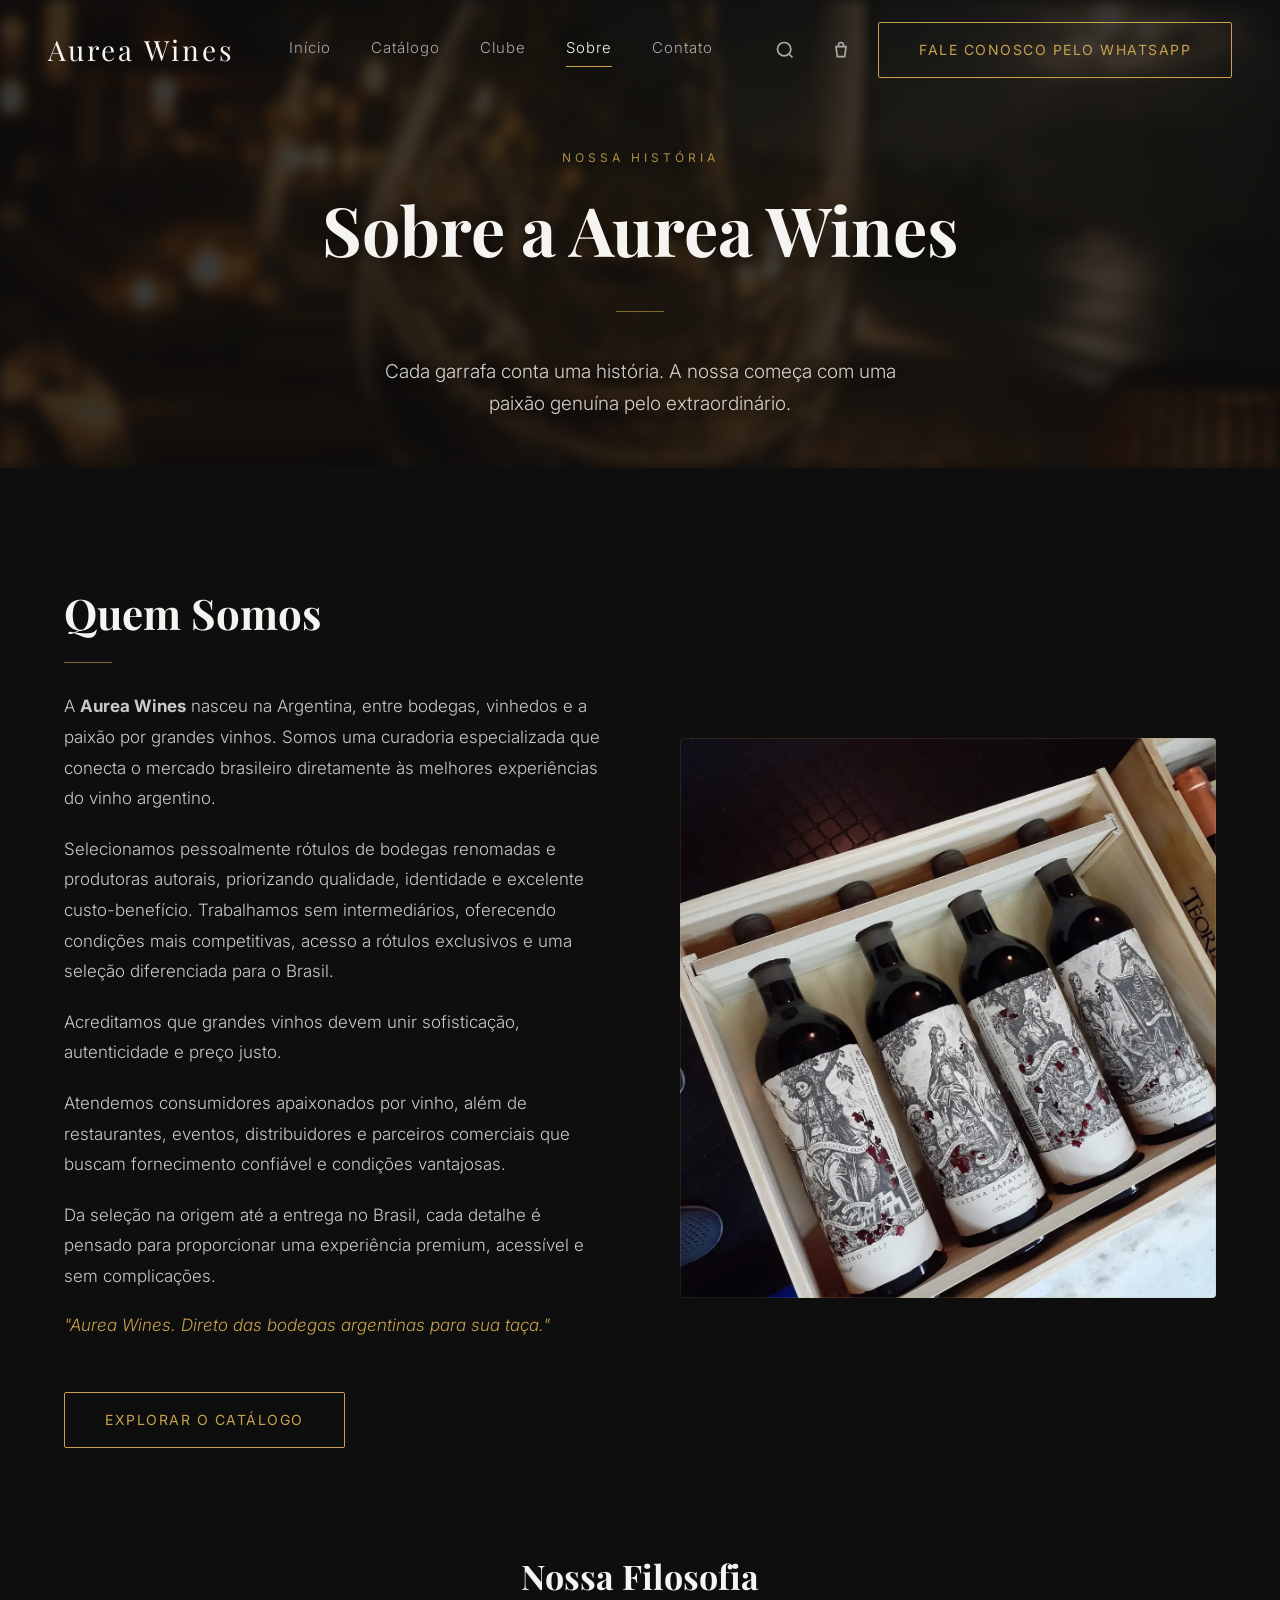
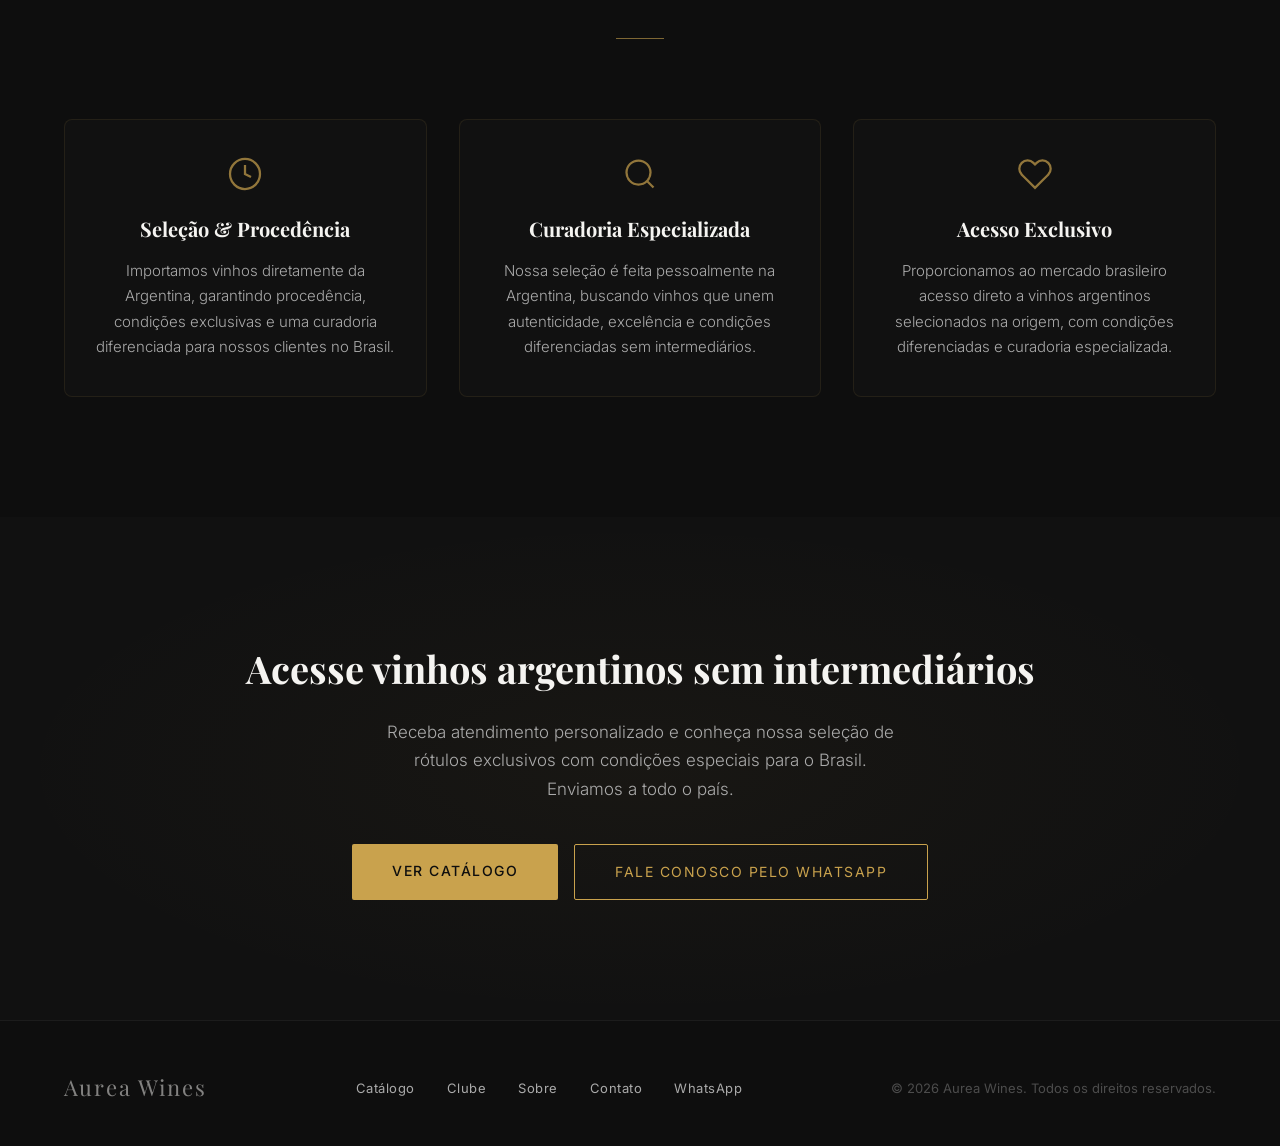
<file: html/sobre.html>
<!doctype html>
<html lang="pt-BR">
  <head>
    <meta charset="UTF-8" />
    <meta name="viewport" content="width=device-width, initial-scale=1.0" />
    <title>Sobre — Aurea Wines</title>
    <link rel="icon" type="image/png" href="../assets/images/Logo.png" />
    <link rel="preconnect" href="https://fonts.googleapis.com" />
    <link rel="preconnect" href="https://fonts.gstatic.com" crossorigin />
    <link rel="preconnect" href="https://aurea-wines-2.myshopify.com" crossorigin>
    <link
      rel="preload"
      as="style"
      href="https://fonts.googleapis.com/css2?family=Playfair+Display:wght@400;600&family=Inter:wght@300;400;500&display=swap"
      onload="
        this.onload = null;
        this.rel = 'stylesheet';
      "
    />
    <noscript>
      <link
        rel="stylesheet"
        href="https://fonts.googleapis.com/css2?family=Playfair+Display:wght@400;600&family=Inter:wght@300;400;500&display=swap"
      />
    </noscript>
    <link rel="stylesheet" href="../css/reset.css" />
    <link rel="stylesheet" href="../css/variables.css" />
    <link rel="stylesheet" href="../css/style.css" />
    <link rel="stylesheet" href="../css/animation-scroll.css" />
    <style>
      .hero-page {
        min-height: 52vh;

        background:
          radial-gradient(
            ellipse at 60% 40%,
            rgba(201, 162, 77, 0.07) 0%,
            transparent 65%
          ),
          var(--color-black);

        display: flex;
        align-items: center;
        justify-content: center;
        text-align: center;

        padding-top: 100px;
        position: relative;
        overflow: hidden;
      }

      .hero-page::before {
        content: "";
        position: absolute;
        inset: 0;

        background: url("../assets/images/vinhoMenu.webp") center / cover
          no-repeat;

        filter: blur(6px);
        opacity: 0.18;
        z-index: 0;
      }

      .hero-page .hero-content {
        position: relative;
        z-index: 1;
        max-width: 720px;
      }

      .hero-page h2 {
        font-family: var(--font-title);
        font-size: clamp(38px, 6vw, 68px);
        line-height: 1.1;
        text-shadow: 0 2px 20px rgba(0, 0, 0, 0.7);
      }

      .hero-page p {
        font-size: 19px;
        font-weight: 300;
        color: rgba(245, 244, 241, 0.85);

        max-width: 540px;
        margin: 0 auto;

        text-shadow: 0 1px 10px rgba(0, 0, 0, 0.6);
      }
    </style>
  </head>
  <body>
    <header class="header">
      <div class="header-content">
        <a href="index.html" class="logo">Aurea Wines</a>
        <nav class="nav nav-center">
          <a href="index.html">Início</a>
          <a href="catalogo.html">Catálogo</a>
          <a href="clube.html">Clube</a>
          <a href="sobre.html" class="active">Sobre</a>
          <a href="contato.html">Contato</a>
        </nav>
        <div class="header-actions">
          <button class="icon-btn" aria-label="Buscar">
            <svg viewBox="0 0 24 24" class="icon">
              <circle cx="11" cy="11" r="8" />
              <line x1="21" y1="21" x2="16.65" y2="16.65" />
            </svg>
          </button>
          <button
            class="icon-btn"
            aria-label="Sacola"
            style="position: relative"
          >
            <svg viewBox="0 0 24 24" class="icon">
              <path d="M6 8h12l-1.5 12h-9L6 8z" />
              <path d="M9 8V6a3 3 0 0 1 6 0v2" />
            </svg>
            <span id="cartBadge"></span>
          </button>
          <a
            href="https://wa.me/5511999031504?text=Olá!%20Gostaria%20de%20conversar%20sobre%20os%20produtos%20da%20Aurea%20Wines."
            target="_blank"
            class="btn-outline header-cta"
          >
            Fale conosco pelo WhatsApp
          </a>
        </div>
      </div>
    </header>
    <main>
      <!-- HERO PAGE -->
      <section class="hero-page">
        <div class="hero-content container reveal">
          <span class="hero-eyebrow">Nossa história</span>
          <h2>Sobre a Aurea Wines</h2>

          <div class="manifesto-divider" style="margin: 20px auto"></div>

          <p>
            Cada garrafa conta uma história. A nossa começa com uma paixão
            genuína pelo extraordinário.
          </p>
        </div>
      </section>

      <!-- SOBRE -->
      <section class="sobre-section">
        <div class="container">
          <div class="sobre-grid reveal">
            <div class="sobre-text">
              <h2>Quem Somos</h2>
              <div
                class="manifesto-divider"
                style="margin: 24px 0 28px; margin-left: 0"
              ></div>
              <p>
                A <strong>Aurea Wines</strong> nasceu na Argentina, entre
                bodegas, vinhedos e a paixão por grandes vinhos. Somos uma
                curadoria especializada que conecta o mercado brasileiro
                diretamente às melhores experiências do vinho argentino.
              </p>
              <p>
                Selecionamos pessoalmente rótulos de bodegas renomadas e
                produtoras autorais, priorizando qualidade, identidade e
                excelente custo-benefício. Trabalhamos sem intermediários,
                oferecendo condições mais competitivas, acesso a rótulos
                exclusivos e uma seleção diferenciada para o Brasil.
              </p>
              <p>
                Acreditamos que grandes vinhos devem unir sofisticação,
                autenticidade e preço justo.
              </p>
              <p>
                Atendemos consumidores apaixonados por vinho, além de
                restaurantes, eventos, distribuidores e parceiros comerciais que
                buscam fornecimento confiável e condições vantajosas.
              </p>
              <p>
                Da seleção na origem até a entrega no Brasil, cada detalhe é
                pensado para proporcionar uma experiência premium, acessível e
                sem complicações.
              </p>
              <p
                style="
                  font-style: italic;
                  color: var(--color-gold);
                  font-size: 17px;
                  line-height: 1.7;
                "
              >
                "Aurea Wines. Direto das bodegas argentinas para sua taça."
              </p>
              <a
                href="catalogo.html"
                class="btn-outline"
                style="margin-top: 32px; display: inline-block"
                >Explorar o catálogo</a
              >
            </div>
            <div class="sobre-img-wrap">
              <img
                src="../assets/images/sobre.webp"
                alt="Aurea Wines"
                loading="lazy"
              />
            </div>
          </div>

          <!-- VALORES -->
          <div style="text-align: center; margin-top: 100px" class="reveal">
            <h3
              style="
                font-family: var(--font-title);
                font-size: 34px;
                margin-bottom: 12px;
              "
            >
              Nossa Filosofia
            </h3>
            <div class="manifesto-divider"></div>
          </div>

          <div class="valores-grid">
            <div class="valor-card reveal reveal-delay-1">
              <svg
                viewBox="0 0 24 24"
                width="36"
                height="36"
                stroke="var(--color-gold)"
                fill="none"
                stroke-width="1.5"
              >
                <circle cx="12" cy="12" r="10" />
                <path d="M12 6v6l4 2" />
              </svg>
              <h4>Seleção &amp; Procedência</h4>
              <p>
                Importamos vinhos diretamente da Argentina, garantindo
                procedência, condições exclusivas e uma curadoria diferenciada
                para nossos clientes no Brasil.
              </p>
            </div>
            <div class="valor-card reveal reveal-delay-2">
              <svg
                viewBox="0 0 24 24"
                width="36"
                height="36"
                stroke="var(--color-gold)"
                fill="none"
                stroke-width="1.5"
              >
                <circle cx="11" cy="11" r="8" />
                <line x1="21" y1="21" x2="16.65" y2="16.65" />
              </svg>
              <h4>Curadoria Especializada</h4>
              <p>
                Nossa seleção é feita pessoalmente na Argentina, buscando vinhos
                que unem autenticidade, excelência e condições diferenciadas sem
                intermediários.
              </p>
            </div>
            <div class="valor-card reveal reveal-delay-3">
              <svg
                viewBox="0 0 24 24"
                width="36"
                height="36"
                stroke="var(--color-gold)"
                fill="none"
                stroke-width="1.5"
              >
                <path
                  d="M20.84 4.61a5.5 5.5 0 0 0-7.78 0L12 5.67l-1.06-1.06a5.5 5.5 0 0 0-7.78 7.78l1.06 1.06L12 21.23l7.78-7.78 1.06-1.06a5.5 5.5 0 0 0 0-7.78z"
                />
              </svg>
              <h4>Acesso Exclusivo</h4>
              <p>
                Proporcionamos ao mercado brasileiro acesso direto a vinhos
                argentinos selecionados na origem, com condições diferenciadas e
                curadoria especializada.
              </p>
            </div>
          </div>
        </div>
      </section>

      <!-- CTA -->
      <section class="cta reveal">
        <div class="container">
          <h3>Acesse vinhos argentinos sem intermediários</h3>
          <p>
            Receba atendimento personalizado e conheça nossa seleção de rótulos
            exclusivos com condições especiais para o Brasil. Enviamos a todo o
            país.
          </p>
          <div
            style="
              display: flex;
              gap: 16px;
              justify-content: center;
              flex-wrap: wrap;
            "
          >
            <a href="catalogo.html" class="btn-primary">Ver Catálogo</a>
            <a
              href="https://wa.me/5511999031504?text=Olá!%20Gostaria%20de%20conversar%20sobre%20os%20produtos%20da%20Aurea%20Wines."
              target="_blank"
              class="btn-outline"
            >
              Fale conosco pelo WhatsApp
            </a>
          </div>
        </div>
      </section>
    </main>
    <footer class="footer reveal">
      <div class="container">
        <div class="footer-inner">
          <span class="footer-logo">Aurea Wines</span>
          <nav class="footer-links">
            <a href="catalogo.html">Catálogo</a>
            <a href="clube.html">Clube</a>
            <a href="sobre.html">Sobre</a>
            <a href="contato.html">Contato</a>
            <a href="https://wa.me/5511999031504" target="_blank">WhatsApp</a>
          </nav>
          <p class="footer-copy">
            © 2026 Aurea Wines. Todos os direitos reservados.
          </p>
        </div>
      </div>
    </footer>

    <div class="cart-overlay" id="cartOverlay"></div>
    <div class="cart" id="cart">
      <div class="cart-header">
        <h3>Sua Sacola</h3>
        <button id="closeCart">✕</button>
      </div>
      <div class="cart-items" id="cartItems"></div>
      <div class="cart-footer">
        <div class="cart-footer-total">
          <span>Total</span><strong id="cartTotal">R$ 0,00</strong>
        </div>
        <a
          id="checkoutBtn"
          href="#"
          class="btn-primary"
          style="display: block; text-align: center"
          >Finalizar pelo WhatsApp</a
        >
      </div>
    </div>

    <script src="../js/shopify.js" defer></script>
    <script src="../js/cart.js" defer></script>
    <script src="../js/search.js" defer></script>
    <script src="../js/mobile-nav.js" defer></script>
    <script src="../js/animation-scroll.js" defer></script>
  </body>
</html>
</file>
<file: css/variables.css>
:root {
  --color-black:      #0E0E0E;
  --color-black-soft: #111111;
  --color-gold:       #C9A24D;
  --color-offwhite:   #F5F4F1;
  --color-muted:      #AAAAAA;

  --font-title: 'Playfair Display', serif;
  --font-text:  'Inter', sans-serif;

  --container-width: 1200px;
  --section-padding:  120px;

  --transition-fast: 0.3s ease;
}
</file>
<file: css/style.css>
/* ================================================
   AURÉA WINES — STYLE.CSS
   ================================================ */

/* --------------------------------
   BASE
   -------------------------------- */
body {
  font-family: var(--font-text);
  background-color: var(--color-black);
  color: var(--color-offwhite);
  line-height: 1.7;
}

.container {
  width: 90%;
  max-width: var(--container-width);
  margin: 0 auto;
}

section {
  scroll-margin-top: 100px;
}

img {
  display: block;
  max-width: 100%;
}

/* --------------------------------
   HEADER
   -------------------------------- */
.header {
  position: fixed;
  top: 0;
  left: 0;
  width: 100%;
  padding: 22px 0;
  z-index: 1000;
  background: transparent;
  transition:
    background 0.4s ease,
    padding 0.4s ease,
    box-shadow 0.4s ease;
}

.header.scrolled {
  background: rgba(10, 10, 10, 0.92);
  backdrop-filter: blur(12px);
  -webkit-backdrop-filter: blur(12px);
  box-shadow: 0 4px 24px rgba(0, 0, 0, 0.3);
  padding: 14px 0;
}

.header-content {
  max-width: 1400px;
  padding: 0 48px;
  margin: 0 auto;
  display: flex;
  align-items: center;
  justify-content: space-between;
  gap: 24px;
}

/* Logo */
.logo {
  font-family: var(--font-title);
  font-size: 28px;
  letter-spacing: 3px;
  color: var(--color-offwhite);
  flex-shrink: 0;
  text-decoration: none;
}

/* Nav central */
.nav-center {
  display: flex;
  justify-content: center;
  gap: 40px;
  flex: 1;
}

.nav a {
  font-family: var(--font-text);
  font-size: 15px;
  font-weight: 300;
  letter-spacing: 1px;
  color: var(--color-muted);
  transition: color var(--transition-fast);
  position: relative;
  padding-bottom: 4px;
}

.nav a::after {
  content: "";
  position: absolute;
  left: 0;
  bottom: -2px;
  width: 100%;
  height: 1px;
  background: var(--color-gold);
  transform: scaleX(0);
  transform-origin: center;
  transition: transform 0.3s ease;
}

.nav a:hover {
  color: var(--color-gold);
}
.nav a:hover::after {
  transform: scaleX(1);
}
.nav a.active {
  color: var(--color-offwhite);
}
.nav a.active::after {
  transform: scaleX(1);
}

/* Header actions */
.header-actions {
  display: flex;
  align-items: center;
  gap: 18px;
  flex-shrink: 0;
}

/* Ícones */
.icon-btn {
  position: relative;
  display: flex;
  align-items: center;
  justify-content: center;
  width: 38px;
  height: 38px;
  border-radius: 50%;
  transition: background 0.2s ease;
  cursor: pointer;
}

.icon-btn:hover {
  background: rgba(201, 162, 77, 0.1);
}

.icon {
  width: 20px;
  height: 20px;
  stroke: var(--color-muted);
  fill: none;
  stroke-width: 2;
  transition: stroke 0.3s ease;
}

.icon-btn:hover .icon {
  stroke: var(--color-gold);
}

/* Badge sacola */
#cartBadge {
  display: none;
  align-items: center;
  justify-content: center;
  position: absolute;
  top: 2px;
  right: 2px;
  width: 18px;
  height: 18px;
  background: var(--color-gold);
  color: var(--color-black);
  border-radius: 50%;
  font-size: 10px;
  font-weight: 700;
  line-height: 1;
}

#cartBadge.visible {
  display: flex;
}

/* CTA header */
.header-cta {
  padding: 8px 20px;
  font-size: 13px;
  font-weight: 400;
  letter-spacing: 0.5px;
  color: var(--color-muted);
  border: 1px solid rgba(170, 170, 170, 0.35);
  border-radius: 999px;
  white-space: nowrap;
  transition: all 0.3s ease;
  font-family: var(--font-text);
}

.header-cta:hover {
  color: var(--color-gold);
  border-color: var(--color-gold);
  background: rgba(201, 162, 77, 0.08);
}

/* --------------------------------
   HERO
   -------------------------------- */
.hero {
  height: 100vh;
  min-height: 680px;
  position: relative;
  display: flex;
  align-items: center;
  justify-content: center;
  overflow: hidden;
}

.hero::before {
  content: "";
  position: absolute;
  inset: 0;
  background: linear-gradient(
    160deg,
    rgba(10, 10, 10, 0.55) 0%,
    rgba(10, 10, 10, 0.3) 60%,
    rgba(10, 10, 10, 0.65) 100%
  );
  z-index: 1;
}

.hero::after {
  content: "";
  position: absolute;
  left: 0;
  bottom: 0;
  width: 100%;
  height: 260px;
  background: linear-gradient(
    to bottom,
    transparent 0%,
    rgba(14, 14, 14, 0.9) 100%
  );
  z-index: 2;
  pointer-events: none;
}

.hero-content {
  position: relative;
  z-index: 3;
  display: flex;
  flex-direction: column;
  align-items: center;
  text-align: center;
  gap: 24px;
  max-width: 800px;
}

.hero-eyebrow {
  font-size: 12px;
  letter-spacing: 4px;
  text-transform: uppercase;
  color: var(--color-gold);
  opacity: 0.85;
  text-shadow: 0 1px 8px rgba(0, 0, 0, 0.8);
}

.hero h2 {
  font-family: var(--font-title);
  font-size: clamp(36px, 5vw, 62px);
  line-height: 1.15;
  font-weight: 600;
  text-shadow:
    0 2px 16px rgba(0, 0, 0, 0.75),
    0 1px 4px rgba(0, 0, 0, 0.9);
}

.hero p {
  font-size: 18px;
  font-weight: 300;
  color: rgba(245, 244, 241, 0.85);
  max-width: 480px;
  text-shadow: 0 1px 10px rgba(0, 0, 0, 0.8);
}

.hero-actions {
  display: flex;
  gap: 16px;
  flex-wrap: wrap;
  justify-content: center;
  margin-top: 8px;
}

/* Catálogo hero */
.hero-catalogo {
  height: 60vh;
  min-height: 440px;
  position: relative;
  display: flex;
  align-items: center;
  justify-content: center;
  overflow: hidden;
}

/* Imagem com blur */
.hero-catalogo::before {
  content: "";
  position: absolute;
  inset: -30px;
  background: url("../assets/images/hero-home.webp") center / cover no-repeat;
  filter: blur(5px);
  z-index: 0;
}

/* Overlay escuro */
.hero-catalogo::after {
  content: "";
  position: absolute;
  inset: 0;
  background: rgba(10, 10, 10, 0.52);
  z-index: 1;
}

.hero-catalogo .hero-content {
  z-index: 2;
  text-shadow: 0 2px 12px rgba(0, 0, 0, 0.8);
}

/* --------------------------------
   HERO SEARCH BAR (index)
   -------------------------------- */
.hero-search {
  display: flex;
  align-items: center;
  width: 100%;
  max-width: 520px;
  background: rgba(10, 10, 10, 0.45);
  border: 1px solid rgba(255, 255, 255, 0.18);
  border-radius: 999px;
  overflow: hidden;
  backdrop-filter: blur(10px);
  -webkit-backdrop-filter: blur(10px);
  transition:
    border-color 0.3s ease,
    box-shadow 0.3s ease;
}

.hero-search:focus-within {
  border-color: rgba(201, 162, 77, 0.6);
  box-shadow: 0 0 0 3px rgba(201, 162, 77, 0.12);
}

.hero-search input {
  flex: 1;
  background: transparent;
  border: none;
  outline: none;
  padding: 15px 22px;
  font-size: 15px;
  font-family: var(--font-text);
  color: var(--color-offwhite);
  caret-color: var(--color-gold);
}

.hero-search input::placeholder {
  color: rgba(255, 255, 255, 0.4);
}

.hero-search button {
  padding: 0 22px;
  height: 50px;
  background: var(--color-gold);
  color: var(--color-black);
  font-size: 13px;
  font-weight: 500;
  letter-spacing: 1px;
  font-family: var(--font-text);
  cursor: pointer;
  border: none;
  white-space: nowrap;
  transition: opacity 0.2s;
}

.hero-search button:hover {
  opacity: 0.88;
}

.hero-search-wrap {
  position: relative;
  width: 100%;
}

.hero-search-suggestions {
  position: absolute;
  top: calc(100% + 10px);
  left: 0;
  width: 100%;
  background: #111;
  border: 1px solid rgba(201, 162, 77, 0.15);
  border-radius: 12px;
  overflow: hidden;
  display: none;
  z-index: 20;
}

.hero-search-suggestions.active {
  display: block;
}

.hero-search-suggestion {
  display: flex;
  align-items: center;
  gap: 14px;
  padding: 12px 14px;
  text-decoration: none;
  color: var(--color-offwhite);
  transition: background 0.2s;
}

.hero-search-suggestion:hover {
  background: rgba(255, 255, 255, 0.04);
}

.hero-search-suggestion img {
  width: 42px;
  height: 58px;
  object-fit: contain;
  flex-shrink: 0;
}

.hero-search-suggestion strong {
  display: block;
  font-size: 14px;
  margin-bottom: 4px;
}

.hero-search-suggestion span {
  font-size: 12px;
  color: var(--color-muted);
}

/* --------------------------------
   HERO GENÉRICO (sobre, contato)
   -------------------------------- */
.hero-page {
  height: 50vh;
  min-height: 380px;
  position: relative;
  display: flex;
  align-items: center;
  justify-content: center;
  background: var(--color-black-soft);
  overflow: hidden;
}

.hero-page::before {
  content: "";
  position: absolute;
  inset: 0;
  background: radial-gradient(
    ellipse at center top,
    rgba(201, 162, 77, 0.06) 0%,
    transparent 70%
  );
  pointer-events: none;
}

.hero-page .hero-content {
  z-index: 2;
}

/* --------------------------------
   BG SECTION (bg imagem)
   -------------------------------- */
.bg-section {
  position: relative;
  overflow: hidden;
}

/* Imagem com blur via pseudo-elemento (evita blur nas bordas) */
.bg-section::before {
  content: "";
  position: absolute;
  inset: -30px;
  background: url("../assets/images/hero-home.webp") center / cover no-repeat;
  filter: blur(5px);
  z-index: 0;
}

.bg-section::after {
  content: "";
  position: absolute;
  inset: 0;
  background: rgba(10, 10, 10, 0.18);
  z-index: 1;
}

.bg-section > * {
  position: relative;
  z-index: 2;
}

/* --------------------------------
   MANIFESTO / SOBRE (index)
   -------------------------------- */
.manifesto {
  position: relative;
  padding: 72px 0;
  background-color: var(--color-black-soft);
  text-align: center;
  overflow: hidden;
}

.manifesto::before {
  content: "";
  position: absolute;
  top: 0;
  left: 0;
  width: 100%;
  height: 220px;
  background: linear-gradient(
    to top,
    var(--color-black-soft) 0%,
    transparent 100%
  );
  z-index: 1;
  pointer-events: none;
}

.manifesto > * {
  position: relative;
  z-index: 2;
}

.manifesto h3 {
  font-family: var(--font-title);
  font-size: 36px;
  margin-bottom: 24px;
  text-shadow: 0 2px 12px rgba(0, 0, 0, 0.7);
}

.manifesto p {
  max-width: 720px;
  margin: 0 auto;
  font-size: 19px;
  font-weight: 300;
  color: rgba(245, 244, 241, 0.85);
  line-height: 1.8;
  text-shadow: 0 1px 8px rgba(0, 0, 0, 0.6);
}

.manifesto-divider {
  width: 48px;
  height: 1px;
  background: var(--color-gold);
  margin: 32px auto;
  opacity: 0.6;
}

/* --------------------------------
   BOTÕES
   -------------------------------- */
.btn-primary {
  display: inline-block;
  background: var(--color-gold);
  color: var(--color-black);
  padding: 15px 40px;
  font-family: var(--font-text);
  font-size: 14px;
  font-weight: 500;
  letter-spacing: 1.5px;
  text-transform: uppercase;
  border-radius: 2px;
  transition:
    opacity 0.3s ease,
    transform 0.2s ease;
}

.btn-primary:hover {
  opacity: 0.86;
  transform: translateY(-1px);
}
.btn-primary:active {
  transform: translateY(0);
}

.btn-outline {
  display: inline-block;
  border: 1px solid var(--color-gold);
  color: var(--color-gold);
  padding: 15px 40px;
  font-family: var(--font-text);
  font-size: 14px;
  letter-spacing: 1.5px;
  text-transform: uppercase;
  border-radius: 2px;
  transition:
    background 0.3s ease,
    color 0.3s ease,
    transform 0.2s ease;
}

.btn-outline:hover {
  background: var(--color-gold);
  color: var(--color-black);
  transform: translateY(-1px);
}

.btn-outline.added {
  background: var(--color-gold);
  color: var(--color-black);
}

.btn-sm {
  padding: 10px 24px;
  font-size: 12px;
  letter-spacing: 1px;
}

/* --------------------------------
   SEÇÃO PRODUTOS PREVIEW (index)
   -------------------------------- */
.produtos-preview {
  padding: var(--section-padding) 0;
  background: var(--color-black);
}

.produtos-preview > .container > h3 {
  font-family: var(--font-title);
  font-size: 38px;
  text-align: center;
  margin-bottom: 16px;
}

.section-subtitle {
  text-align: center;
  color: var(--color-muted);
  font-size: 15px;
  font-weight: 300;
  margin-bottom: 64px;
}

.section-gold-line {
  width: 40px;
  height: 1px;
  background: var(--color-gold);
  margin: 16px auto 48px;
  opacity: 0.5;
}

.produtos-grid {
  display: grid;
  grid-template-columns: repeat(3, 1fr);
  gap: 32px;
}

/* Catálogo — grid de 3 ou 4 colunas */
.catalogo-grid {
  display: grid;
  grid-template-columns: repeat(3, 1fr);
  gap: 32px;
}

/* --------------------------------
   WINE CARD (premium)
   -------------------------------- */
.wine-card {
  background: linear-gradient(160deg, #111 0%, #0d0d0d 100%);
  border: 1px solid rgba(201, 162, 77, 0.12);
  border-radius: 12px;
  overflow: hidden;
  display: flex;
  flex-direction: column;
  transition:
    transform 0.4s ease,
    box-shadow 0.4s ease,
    border-color 0.4s ease;
}

.wine-card:hover {
  transform: translateY(-8px);
  box-shadow: 0 24px 60px rgba(0, 0, 0, 0.55);
  border-color: rgba(201, 162, 77, 0.28);
}

.wine-img {
  width: 100%;
  height: 300px;
  display: flex;
  align-items: center;
  justify-content: center;
  background: radial-gradient(circle at center, #141414 0%, #0a0a0a 80%);
  overflow: hidden;
}

.wine-img img {
  max-height: 88%;
  max-width: 88%;
  object-fit: contain;
  transition: transform 0.5s ease;
}

.wine-card:hover .wine-img img {
  transform: scale(1.06);
}

.wine-content {
  padding: 26px 28px 28px;
  display: flex;
  flex-direction: column;
  gap: 12px;
  flex: 1;
}

.wine-content h4 {
  font-family: var(--font-title);
  font-size: 21px;
  color: var(--color-offwhite);
}

.wine-origin {
  font-size: 13px;
  color: var(--color-muted);
  letter-spacing: 0.3px;
}

.wine-price {
  font-family: var(--font-title);
  font-size: 22px;
  color: var(--color-gold);
  letter-spacing: 0.5px;
}

.wine-price-compare {
  font-size: 14px;
  color: var(--color-muted);
  text-decoration: line-through;
  margin-left: 6px;
}

.wine-tags {
  display: flex;
  flex-wrap: wrap;
  gap: 8px;
}

.wine-tags span {
  padding: 5px 12px;
  font-size: 11px;
  letter-spacing: 1px;
  text-transform: uppercase;
  border-radius: 999px;
  border: 1px solid rgba(201, 162, 77, 0.4);
  color: var(--color-gold);
  background: rgba(201, 162, 77, 0.05);
}

.wine-desc {
  font-size: 14px;
  line-height: 1.65;
  color: rgba(170, 170, 170, 0.85);
  flex: 1;
}

.wine-actions {
  display: flex;
  align-items: center;
  justify-content: flex-end;
  margin-top: 12px;
}

.add-to-cart {
  padding: 11px 24px;
  font-size: 12px;
  letter-spacing: 1px;
  width: 100%;
  text-align: center;
}

/* Badge "Esgotado" */
.wine-badge {
  display: inline-block;
  font-size: 10px;
  letter-spacing: 1.5px;
  text-transform: uppercase;
  padding: 4px 10px;
  border-radius: 999px;
  background: rgba(170, 170, 170, 0.1);
  color: var(--color-muted);
  margin-bottom: 4px;
}

.wine-badge.sold-out {
  border: 1px solid rgba(170, 170, 170, 0.2);
}

/* Skeleton loading */
.wine-skeleton {
  background: linear-gradient(160deg, #111 0%, #0d0d0d 100%);
  border: 1px solid rgba(201, 162, 77, 0.06);
  border-radius: 12px;
  overflow: hidden;
}

.skel-img {
  height: 300px;
  background: linear-gradient(90deg, #141414 25%, #1a1a1a 50%, #141414 75%);
  background-size: 200% 100%;
  animation: shimmer 1.5s infinite;
}

.skel-content {
  padding: 26px 28px;
  display: flex;
  flex-direction: column;
  gap: 14px;
}

.skel-line {
  border-radius: 4px;
  background: linear-gradient(90deg, #1a1a1a 25%, #222 50%, #1a1a1a 75%);
  background-size: 200% 100%;
  animation: shimmer 1.5s infinite;
}

.skel-line.h2 {
  height: 22px;
  width: 65%;
}
.skel-line.h1 {
  height: 14px;
  width: 45%;
}
.skel-line.p1 {
  height: 14px;
  width: 90%;
}
.skel-line.p2 {
  height: 14px;
  width: 75%;
}
.skel-line.btn {
  height: 42px;
  width: 100%;
  margin-top: 12px;
  border-radius: 2px;
}

@keyframes shimmer {
  0% {
    background-position: 200% 0;
  }
  100% {
    background-position: -200% 0;
  }
}

/* --------------------------------
   CATÁLOGO SECTION
   -------------------------------- */
.catalogo-section {
  padding: 80px 0 var(--section-padding);
  min-height: 70vh;
}

/* Barra de filtros */
.catalogo-toolbar {
  display: flex;
  align-items: center;
  justify-content: space-between;
  gap: 20px;
  margin-bottom: 48px;
  flex-wrap: wrap;
}

.catalogo-filters {
  display: flex;
  gap: 10px;
  flex-wrap: wrap;
}

.filter-btn {
  padding: 8px 20px;
  font-size: 13px;
  letter-spacing: 0.5px;
  border: 1px solid rgba(170, 170, 170, 0.2);
  border-radius: 999px;
  color: var(--color-muted);
  background: transparent;
  cursor: pointer;
  transition: all 0.25s ease;
}

.filter-btn:hover {
  border-color: var(--color-gold);
  color: var(--color-gold);
}

.filter-btn.active {
  border-color: var(--color-gold);
  background: rgba(201, 162, 77, 0.1);
  color: var(--color-gold);
}

.catalogo-sort {
  display: flex;
  align-items: center;
  gap: 10px;
  font-size: 13px;
  color: var(--color-muted);
}

.catalogo-sort select {
  background: rgba(255, 255, 255, 0.04);
  border: 1px solid rgba(170, 170, 170, 0.2);
  color: var(--color-offwhite);
  padding: 8px 14px;
  border-radius: 6px;
  font-size: 13px;
  font-family: var(--font-text);
  cursor: pointer;
}

.catalogo-sort select:focus {
  outline: none;
  border-color: var(--color-gold);
}

.catalogo-count {
  font-size: 13px;
  color: var(--color-muted);
  align-self: center;
}

/* Mensagem de erro / configuração */
.config-notice {
  display: none;
  background: rgba(201, 162, 77, 0.07);
  border: 1px solid rgba(201, 162, 77, 0.2);
  border-radius: 8px;
  padding: 16px 24px;
  margin-bottom: 40px;
  font-size: 14px;
  color: var(--color-muted);
  line-height: 1.6;
}

.config-notice strong {
  color: var(--color-gold);
}
.config-notice.visible {
  display: block;
}

/* Nenhum resultado */
.no-results {
  grid-column: 1 / -1;
  text-align: center;
  padding: 80px 0;
  color: var(--color-muted);
}

.no-results svg {
  margin: 0 auto 24px;
  opacity: 0.3;
}

/* --------------------------------
   CTA / CONTATO
   -------------------------------- */
.cta {
  padding: var(--section-padding) 0;
  background: var(--color-black-soft);
  text-align: center;
  position: relative;
  overflow: hidden;
}

.cta::before {
  content: "";
  position: absolute;
  inset: 0;
  background: radial-gradient(
    ellipse at center,
    rgba(201, 162, 77, 0.04) 0%,
    transparent 70%
  );
  pointer-events: none;
}

.cta > .container {
  position: relative;
  z-index: 1;
}

.cta h3 {
  font-family: var(--font-title);
  font-size: 38px;
  margin-bottom: 16px;
}

.cta p {
  font-size: 17px;
  font-weight: 300;
  color: var(--color-muted);
  margin-bottom: 40px;
  max-width: 520px;
  margin-left: auto;
  margin-right: auto;
}

/* --------------------------------
   PÁGINA SOBRE
   -------------------------------- */
.sobre-section {
  padding: var(--section-padding) 0;
  background: var(--color-black);
}

.sobre-grid {
  display: grid;
  grid-template-columns: 1fr 1fr;
  gap: 80px;
  align-items: center;
}

.sobre-text h2 {
  font-family: var(--font-title);
  font-size: 42px;
  margin-bottom: 24px;
  line-height: 1.2;
}

.sobre-text p {
  font-size: 17px;
  font-weight: 300;
  color: rgba(245, 244, 241, 0.82);
  line-height: 1.8;
  margin-bottom: 20px;
}

.sobre-img-wrap {
  position: relative;
  border-radius: 4px;
  overflow: hidden;
}

.sobre-img-wrap img {
  width: 100%;
  height: 560px;
  object-fit: cover;
}

.sobre-img-wrap::after {
  content: "";
  position: absolute;
  inset: 0;
  border: 1px solid rgba(201, 162, 77, 0.15);
  border-radius: 4px;
  pointer-events: none;
}

.valores-grid {
  display: grid;
  grid-template-columns: repeat(3, 1fr);
  gap: 32px;
  margin-top: 80px;
}

.valor-card {
  padding: 36px 28px;
  background: var(--color-black-soft);
  border: 1px solid rgba(201, 162, 77, 0.1);
  border-radius: 8px;
  text-align: center;
}

.valor-card svg {
  margin: 0 auto 20px;
  opacity: 0.7;
  color: var(--color-gold);
}

.valor-card h4 {
  font-family: var(--font-title);
  font-size: 20px;
  margin-bottom: 12px;
}

.valor-card p {
  font-size: 15px;
  font-weight: 300;
  color: var(--color-muted);
  line-height: 1.7;
}

/* --------------------------------
   PÁGINA CONTATO
   -------------------------------- */
.contato-section {
  padding: var(--section-padding) 0;
  background: var(--color-black);
}

.contato-grid {
  display: grid;
  grid-template-columns: 1fr 1.2fr;
  gap: 80px;
  align-items: start;
}

.contato-info h2 {
  font-family: var(--font-title);
  font-size: 40px;
  margin-bottom: 20px;
}

.contato-info p {
  font-size: 17px;
  font-weight: 300;
  color: var(--color-muted);
  margin-bottom: 40px;
}

.contato-item {
  display: flex;
  align-items: flex-start;
  gap: 16px;
  margin-bottom: 28px;
}

.contato-item-icon {
  width: 44px;
  height: 44px;
  border: 1px solid rgba(201, 162, 77, 0.2);
  border-radius: 8px;
  display: flex;
  align-items: center;
  justify-content: center;
  flex-shrink: 0;
}

.contato-item-icon svg {
  stroke: var(--color-gold);
  fill: none;
}

.contato-item-text {
  flex: 1;
}
.contato-item-text strong {
  display: block;
  font-size: 13px;
  letter-spacing: 1px;
  text-transform: uppercase;
  color: var(--color-gold);
  margin-bottom: 4px;
}

.contato-item-text span {
  font-size: 15px;
  color: var(--color-muted);
  font-weight: 300;
}

/* Form de contato */
.contato-form {
  background: var(--color-black-soft);
  border: 1px solid rgba(201, 162, 77, 0.1);
  border-radius: 12px;
  padding: 48px;
}

.contato-form h3 {
  font-family: var(--font-title);
  font-size: 26px;
  margin-bottom: 32px;
}

.form-group {
  margin-bottom: 24px;
}

.form-group label {
  display: block;
  font-size: 12px;
  letter-spacing: 1.5px;
  text-transform: uppercase;
  color: var(--color-muted);
  margin-bottom: 10px;
}

.form-group input,
.form-group textarea,
.form-group select {
  width: 100%;
  background: rgba(255, 255, 255, 0.03);
  border: 1px solid rgba(170, 170, 170, 0.15);
  border-radius: 6px;
  padding: 14px 18px;
  font-size: 15px;
  font-family: var(--font-text);
  color: var(--color-offwhite);
  transition: border-color 0.3s ease;
}

.form-group input:focus,
.form-group textarea:focus,
.form-group select:focus {
  outline: none;
  border-color: rgba(201, 162, 77, 0.5);
  background: rgba(201, 162, 77, 0.03);
}

.form-group textarea {
  resize: vertical;
  min-height: 130px;
  line-height: 1.6;
}

.form-success {
  display: none;
  text-align: center;
  padding: 40px;
  color: var(--color-gold);
}

.form-success svg {
  margin: 0 auto 16px;
}

/* --------------------------------
   SACOLA (CART)
   -------------------------------- */
.cart-overlay {
  position: fixed;
  inset: 0;
  background: rgba(0, 0, 0, 0.55);
  opacity: 0;
  pointer-events: none;
  transition: opacity 0.35s ease;
  z-index: 2000;
}

.cart-overlay.active {
  opacity: 1;
  pointer-events: all;
}

.cart {
  position: fixed;
  top: 0;
  right: -420px;
  width: 400px;
  height: 100vh;
  background: #0f0f0f;
  border-left: 1px solid rgba(201, 162, 77, 0.1);
  z-index: 3000;
  display: flex;
  flex-direction: column;
  transition: right 0.4s cubic-bezier(0.22, 1, 0.36, 1);
}

.cart.active {
  right: 0;
}

.cart-header {
  display: flex;
  justify-content: space-between;
  align-items: center;
  padding: 24px 28px;
  border-bottom: 1px solid rgba(255, 255, 255, 0.07);
}

.cart-header h3 {
  font-family: var(--font-title);
  font-size: 20px;
  letter-spacing: 1px;
}

.cart-header button {
  width: 34px;
  height: 34px;
  border-radius: 50%;
  display: flex;
  align-items: center;
  justify-content: center;
  color: var(--color-muted);
  font-size: 18px;
  transition:
    background 0.2s,
    color 0.2s;
  cursor: pointer;
}

.cart-header button:hover {
  background: rgba(255, 255, 255, 0.06);
  color: var(--color-offwhite);
}

.cart-items {
  flex: 1;
  overflow-y: auto;
  padding: 20px 28px 28px;
  scrollbar-width: thin;
  scrollbar-color: rgba(201, 162, 77, 0.2) transparent;
}

/* Sacola vazia */
.cart-empty {
  display: flex;
  flex-direction: column;
  align-items: center;
  text-align: center;
  gap: 16px;
  padding: 60px 0;
  color: var(--color-muted);
}

.cart-empty p {
  font-size: 15px;
  font-weight: 300;
}

/* Item na sacola */
.cart-item {
  display: grid;
  grid-template-columns: 72px 1fr auto;
  align-items: center;
  gap: 16px;
  padding: 18px 20px;
  border: 1px solid rgba(201, 162, 77, 0.25);
  border-radius: 10px;
  margin-bottom: 12px;
  cursor: pointer;
  text-decoration: none;
  color: inherit;
  transition:
    border-color 0.3s ease,
    box-shadow 0.3s ease;
}

.cart-item:last-child {
  margin-bottom: 0;
}

.cart-item:hover {
  border-color: var(--color-gold);
  box-shadow: 0 0 20px rgba(201, 162, 77, 0.12);
}

.cart-item:hover .cart-item-name {
  color: var(--color-gold);
  text-shadow: 0 0 10px rgba(201, 162, 77, 0.5);
  transition:
    color 0.3s ease,
    text-shadow 0.3s ease;
}

.cart-item-img-wrap {
  width: 72px;
  height: 72px;
  border-radius: 6px;
  overflow: hidden;
  background: #1a1a1a;
  display: flex;
  align-items: center;
  justify-content: center;
  flex-shrink: 0;
}

.cart-item-img-wrap img {
  width: 100%;
  height: 100%;
  object-fit: cover;
}

.cart-item-placeholder {
  display: flex;
  align-items: center;
  justify-content: center;
  width: 100%;
  height: 100%;
}

.cart-item-info {
  display: flex;
  flex-direction: column;
  gap: 6px;
  min-width: 0;
}

.cart-item-name {
  font-size: 16px;
  font-weight: 500;
  color: var(--color-offwhite);
  white-space: nowrap;
  overflow: hidden;
  text-overflow: ellipsis;
}

.cart-item-price {
  font-size: 16px;
  color: var(--color-gold);
  font-family: var(--font-title);
}

/* Controles de quantidade */
.cart-qty {
  display: flex;
  align-items: center;
  gap: 10px;
}

.qty-btn {
  width: 30px;
  height: 30px;
  border-radius: 50%;
  border: 1px solid rgba(170, 170, 170, 0.2);
  color: var(--color-muted);
  font-size: 18px;
  display: flex;
  align-items: center;
  justify-content: center;
  cursor: pointer;
  transition: all 0.2s ease;
  line-height: 1;
}

.qty-btn:hover {
  border-color: var(--color-gold);
  color: var(--color-gold);
}

.qty-num {
  font-size: 16px;
  min-width: 20px;
  text-align: center;
}

.cart-remove {
  color: rgba(170, 170, 170, 0.45);
  cursor: pointer;
  transition: color 0.2s;
  display: flex;
  align-items: center;
  padding: 6px;
}

.cart-remove:hover {
  color: #c0392b;
}

/* Footer sacola */
.cart-footer {
  padding: 20px 28px 28px;
  border-top: 1px solid rgba(255, 255, 255, 0.07);
}

.cart-footer-total {
  display: flex;
  justify-content: space-between;
  align-items: center;
  margin-bottom: 20px;
  font-size: 15px;
}

.cart-footer-total span {
  color: var(--color-muted);
}
.cart-footer-total strong {
  font-family: var(--font-title);
  font-size: 20px;
  color: var(--color-offwhite);
}

#checkoutBtn {
  display: block;
  width: 100%;
  text-align: center;
  padding: 16px;
  position: relative;
}

@keyframes spin {
  to {
    transform: rotate(360deg);
  }
}

/* --------------------------------
   SEARCH MODAL
   -------------------------------- */
.search-modal {
  position: fixed;
  inset: 0;
  z-index: 4000;
  display: flex;
  align-items: flex-start;
  justify-content: center;
  padding-top: 80px;
  pointer-events: none;
  opacity: 0;
  transition: opacity 0.3s ease;
}

.search-modal.active {
  pointer-events: all;
  opacity: 1;
}

.search-overlay {
  position: absolute;
  inset: 0;
  background: rgba(0, 0, 0, 0.65);
  backdrop-filter: blur(6px);
  -webkit-backdrop-filter: blur(6px);
}

.search-box {
  position: relative;
  z-index: 1;
  width: 90%;
  max-width: 680px;
  background: #111;
  border: 1px solid rgba(201, 162, 77, 0.18);
  border-radius: 12px;
  overflow: hidden;
  transform: translateY(-12px);
  transition: transform 0.3s ease;
  max-height: calc(100vh - 120px);
  display: flex;
  flex-direction: column;
}

.search-modal.active .search-box {
  transform: translateY(0);
}

.search-input-wrap {
  display: flex;
  align-items: center;
  gap: 14px;
  padding: 18px 22px;
  border-bottom: 1px solid rgba(255, 255, 255, 0.07);
  flex-shrink: 0;
}

.search-icon-inline {
  flex-shrink: 0;
}

#searchInput {
  flex: 1;
  font-size: 17px;
  font-family: var(--font-text);
  background: transparent;
  border: none;
  outline: none;
  color: var(--color-offwhite);
  caret-color: var(--color-gold);
}

#searchInput::placeholder {
  color: rgba(170, 170, 170, 0.4);
}

#searchClose {
  width: 32px;
  height: 32px;
  border-radius: 50%;
  color: var(--color-muted);
  display: flex;
  align-items: center;
  justify-content: center;
  cursor: pointer;
  transition:
    background 0.2s,
    color 0.2s;
  flex-shrink: 0;
}

#searchClose:hover {
  background: rgba(255, 255, 255, 0.06);
  color: var(--color-offwhite);
}

.search-results {
  padding: 20px 22px;
  overflow-y: auto;
  flex: 1;
  scrollbar-width: thin;
  scrollbar-color: rgba(201, 162, 77, 0.2) transparent;
}

.search-hint {
  font-size: 14px;
  color: rgba(170, 170, 170, 0.5);
  text-align: center;
  padding: 20px 0;
}

.search-count {
  font-size: 12px;
  letter-spacing: 1px;
  text-transform: uppercase;
  color: var(--color-muted);
  margin-bottom: 16px;
}

.search-grid {
  display: flex;
  flex-direction: column;
  gap: 12px;
}

.search-result-card {
  display: grid;
  grid-template-columns: 56px 1fr auto;
  align-items: center;
  gap: 14px;
  padding: 14px 12px;
  border-radius: 8px;
  background: rgba(255, 255, 255, 0.025);
  border: 1px solid transparent;
  text-decoration: none;
  color: inherit;
  transition:
    border-color 0.2s,
    background 0.2s,
    transform 0.2s;
}

.search-result-card:hover {
  border-color: rgba(201, 162, 77, 0.3);
  background: rgba(255, 255, 255, 0.04);
  transform: translateY(-2px);
}

.search-result-img {
  width: 56px;
  height: 56px;
  border-radius: 6px;
  background: #1a1a1a;
  overflow: hidden;
  display: flex;
  align-items: center;
  justify-content: center;
}

.search-result-img img {
  width: 100%;
  height: 100%;
  object-fit: cover;
}

.search-img-placeholder {
  display: flex;
  align-items: center;
  justify-content: center;
  width: 100%;
  height: 100%;
}

.search-result-info {
  min-width: 0;
}

.search-result-type {
  font-size: 10px;
  letter-spacing: 1.5px;
  text-transform: uppercase;
  color: var(--color-gold);
  opacity: 0.7;
  display: block;
  margin-bottom: 1px;
}

.search-result-info h4 {
  font-family: var(--font-title);
  font-size: 17px;
  font-weight: 500;
  color: var(--color-offwhite);
  white-space: nowrap;
  overflow: hidden;
  text-overflow: ellipsis;
}

.search-result-price {
  font-size: 14px;
  color: var(--color-gold);
  display: block;
  margin-top: 4px;
}

.search-add-btn {
  flex-shrink: 0;
}

.search-see-all {
  display: block;
  text-align: center;
  margin-top: 20px;
  padding: 14px;
  font-size: 13px;
  letter-spacing: 1px;
  color: var(--color-gold);
  border-top: 1px solid rgba(255, 255, 255, 0.06);
  transition: background 0.2s;
}

.search-see-all:hover {
  background: rgba(201, 162, 77, 0.05);
}

.search-empty {
  text-align: center;
  padding: 36px 0;
  color: var(--color-muted);
}

.search-empty p {
  font-size: 15px;
  margin-bottom: 8px;
}
.search-empty p strong {
  color: var(--color-offwhite);
}

/* Loading dots */
.search-loading {
  display: flex;
  align-items: center;
  justify-content: center;
  gap: 8px;
  padding: 36px 0;
}

.search-loading span {
  display: block;
  width: 8px;
  height: 8px;
  border-radius: 50%;
  background: var(--color-gold);
  opacity: 0.4;
  animation: pulse-dot 1.2s ease-in-out infinite;
}

.search-loading span:nth-child(2) {
  animation-delay: 0.2s;
}
.search-loading span:nth-child(3) {
  animation-delay: 0.4s;
}

@keyframes pulse-dot {
  0%,
  80%,
  100% {
    opacity: 0.2;
    transform: scale(0.8);
  }
  40% {
    opacity: 1;
    transform: scale(1);
  }
}

/* --------------------------------
   CONTATO INFO SECTION (index)
   -------------------------------- */
.contato-info-simple {
  display: flex;
  flex-direction: column;
  gap: 8px;
  margin: 32px 0;
}

.contato-info-simple h4 {
  font-family: var(--font-title);
  font-size: 22px;
  margin-bottom: 16px;
}

.contato-info-simple p {
  font-size: 15px;
  color: var(--color-muted);
  font-weight: 300;
}

/* --------------------------------
   FOOTER
   -------------------------------- */
.footer {
  padding: 48px 0 40px;
  border-top: 1px solid rgba(255, 255, 255, 0.06);
  text-align: center;
}

.footer-inner {
  display: flex;
  align-items: center;
  justify-content: space-between;
  flex-wrap: wrap;
  gap: 20px;
}

.footer-logo {
  font-family: var(--font-title);
  font-size: 22px;
  letter-spacing: 2px;
  color: var(--color-offwhite);
  opacity: 0.5;
}

.footer-links {
  display: flex;
  gap: 32px;
}

.footer-links a {
  font-size: 13px;
  color: var(--color-muted);
  letter-spacing: 0.5px;
  transition: color 0.2s;
}

.footer-links a:hover {
  color: var(--color-gold);
}

.footer-copy {
  font-size: 13px;
  color: rgba(170, 170, 170, 0.4);
}

/* --------------------------------
   RESPONSIVE
   -------------------------------- */
@media (max-width: 1024px) {
  .header-content {
    padding: 0 32px;
  }
  .header-cta {
    display: none;
  }
  .produtos-grid,
  .catalogo-grid {
    grid-template-columns: repeat(2, 1fr);
  }
  .sobre-grid {
    grid-template-columns: 1fr;
    gap: 48px;
  }
  .contato-grid {
    grid-template-columns: 1fr;
    gap: 48px;
  }
  .valores-grid {
    grid-template-columns: repeat(2, 1fr);
  }
}

@media (max-width: 768px) {
  .header {
    padding: 8px 0 6px;
  }

  .header.scrolled {
    padding: 6px 0 4px;
  }

  .header-content {
    padding: 0 20px;
  }

  .nav-center {
    display: none;
  }

  .hero h2 {
    font-size: 32px;
  }
  .hero p {
    font-size: 16px;
  }

  .produtos-grid,
  .catalogo-grid {
    grid-template-columns: 1fr;
  }

  .catalogo-toolbar {
    flex-direction: column;
    align-items: flex-start;
  }

  .cart {
    width: 100%;
    right: -100%;
  }

  .search-box {
    width: 95%;
  }

  .sobre-img-wrap img {
    height: 360px;
  }

  .contato-form {
    padding: 28px 24px;
  }

  .valores-grid {
    grid-template-columns: 1fr;
  }

  .footer-inner {
    flex-direction: column;
    text-align: center;
  }
  .footer-links {
    justify-content: center;
  }

  .hero-actions {
    flex-direction: column;
    align-items: center;
  }

  .manifesto {
    padding: 80px 0 60px;
  }
  .manifesto p {
    font-size: 17px;
  }
}

@media (max-width: 480px) {
  .search-result-card {
    grid-template-columns: 48px 1fr;
  }
  .search-add-btn {
    display: none;
  }

  .wine-img {
    height: auto;
    min-height: 240px;
    padding: 20px 0;
  }

  .wine-img img {
    width: auto;
    height: auto;
    max-height: 320px;
    object-fit: contain;
  }

  .contato-grid {
    gap: 32px;
  }
}

/* --------------------------------
   MOBILE NAV — hamburguer + drawer
   -------------------------------- */

/* Hamburguer — só aparece em mobile */
.hamburger-btn {
  display: none;
  flex-direction: column;
  gap: 5px;
  width: 38px;
  height: 38px;
  align-items: center;
  justify-content: center;
  cursor: pointer;
  padding: 6px;
  border-radius: 6px;
  transition: background 0.2s;
  flex-shrink: 0;
}

.hamburger-btn:hover {
  background: rgba(255, 255, 255, 0.06);
}

.hamburger-btn span {
  display: block;
  width: 22px;
  height: 2px;
  background: var(--color-offwhite);
  border-radius: 2px;
  transition:
    transform 0.3s ease,
    opacity 0.3s ease;
}

/* Animação X quando aberto */
.hamburger-btn.open span:nth-child(1) {
  transform: translateY(7px) rotate(45deg);
}
.hamburger-btn.open span:nth-child(2) {
  opacity: 0;
  transform: scaleX(0);
}
.hamburger-btn.open span:nth-child(3) {
  transform: translateY(-7px) rotate(-45deg);
}

@media (max-width: 768px) {
  /* Header: grid 2 linhas
     Linha 1: hamburguer | logo | sacola
     Linha 2: barra de pesquisa (full width)         */
  .header-content {
    display: grid;
    grid-template-columns: 44px 1fr 44px;
    grid-template-rows: auto auto;
    align-items: center;
    column-gap: 0;
    row-gap: 6px;
    padding: 6px 16px 10px;
    max-width: 100%;
  }

  .hamburger-btn {
    grid-column: 1;
    grid-row: 1;
    justify-self: start;
    align-self: center;
    display: flex;
  }

  .logo {
    grid-column: 2;
    grid-row: 1;
    text-align: center;
    justify-self: center;
    align-self: center;
    font-size: 22px;
  }

  .header-actions {
    grid-column: 3;
    grid-row: 1;
    justify-self: end;
    align-self: center;
    gap: 0;
  }

  /* Esconde ícone de lupa — busca vai pra linha 2 */
  .icon-btn[aria-label="Buscar"] {
    display: none;
  }

  /* Barra de pesquisa ocupa linha 2 inteira */
  .mobile-header-search {
    grid-column: 1 / -1;
    grid-row: 2;
  }

  .nav-center {
    display: none;
  }
}

/* ── Barra de pesquisa mobile (linha 2 do header) ── */
.mobile-header-search {
  display: none; /* só aparece no mobile via grid */
}

.mobile-search-wrap {
  display: flex;
  align-items: center;
  gap: 10px;
  background: rgba(20, 20, 20, 0.82);
  border: 1px solid rgba(201, 162, 77, 0.2);
  border-radius: 999px;
  padding: 9px 16px;
  transition: border-color 0.25s;
}

.mobile-search-wrap:focus-within {
  border-color: rgba(201, 162, 77, 0.55);
}

.mobile-search-wrap input {
  flex: 1;
  background: transparent;
  border: none;
  outline: none;
  font-size: 14px;
  font-family: var(--font-text);
  color: var(--color-offwhite);
  caret-color: var(--color-gold);
}

.mobile-search-wrap input::placeholder {
  color: rgba(170, 170, 170, 0.45);
}

@media (max-width: 768px) {
  .mobile-header-search {
    display: block;
  }
}

/* Overlay de fundo */
.mobile-nav-overlay {
  position: fixed;
  inset: 0;
  background: rgba(0, 0, 0, 0.6);
  backdrop-filter: blur(4px);
  -webkit-backdrop-filter: blur(4px);
  z-index: 5000;
  opacity: 0;
  pointer-events: none;
  transition: opacity 0.3s ease;
}

.mobile-nav-overlay.active {
  opacity: 1;
  pointer-events: all;
}

/* Drawer */
.mobile-nav-drawer {
  position: absolute;
  top: 0;
  left: 0;
  width: min(300px, 85vw);
  height: 100%;
  background: #0d0d0d;
  border-right: 1px solid rgba(201, 162, 77, 0.15);
  display: flex;
  flex-direction: column;
  padding: 28px 32px 40px;
  transform: translateX(-100%);
  transition: transform 0.35s cubic-bezier(0.22, 1, 0.36, 1);
}

.mobile-nav-overlay.active .mobile-nav-drawer {
  transform: translateX(0);
}

/* Topo do drawer */
.mobile-nav-top {
  display: flex;
  align-items: center;
  justify-content: space-between;
  flex-direction: row-reverse;
  margin-bottom: 48px;
}

.mobile-nav-logo {
  font-family: var(--font-title);
  font-size: 20px;
  letter-spacing: 2px;
  color: var(--color-offwhite);
}

.mobile-nav-close {
  color: var(--color-muted);
  cursor: pointer;
  padding: 4px;
  border-radius: 4px;
  transition: color 0.2s;
  display: flex;
  align-items: center;
}

.mobile-nav-close:hover {
  color: var(--color-offwhite);
}

/* Links */
.mobile-nav-links {
  display: flex;
  flex-direction: column;
  flex: 1;
}

.mobile-nav-links a {
  font-family: var(--font-title);
  font-size: 28px;
  color: rgba(170, 170, 170, 0.6);
  padding: 16px 0;
  border-bottom: 1px solid rgba(255, 255, 255, 0.06);
  transition: color 0.2s ease;
  letter-spacing: 0.5px;
}

.mobile-nav-links a:hover {
  color: var(--color-offwhite);
}
.mobile-nav-links a.active {
  color: var(--color-gold);
}

/* Rodapé do drawer */
.mobile-nav-footer {
  padding-top: 32px;
}

.mobile-nav-wa {
  display: flex;
  align-items: center;
  gap: 10px;
  font-size: 13px;
  letter-spacing: 0.5px;
  color: var(--color-gold);
  border: 1px solid rgba(201, 162, 77, 0.3);
  border-radius: 4px;
  padding: 14px 18px;
  transition:
    background 0.2s,
    border-color 0.2s;
}

.mobile-nav-wa:hover {
  background: rgba(201, 162, 77, 0.08);
  border-color: var(--color-gold);
}

/* páginas internas no mobile */
@media (max-width: 768px) {
  body.internal-page {
    padding-top: 80px;
  }
}

/* ── Botão ícone sacola ─────────────────────── */
.cart-icon-btn {
  width: 38px;
  height: 38px;
  display: flex;
  align-items: center;
  justify-content: center;
  background: transparent;
  border: 1px solid rgba(255, 255, 255, 0.2);
  border-radius: 6px;
  color: var(--color-text, #fff);
  cursor: pointer;
  flex-shrink: 0;
  touch-action: manipulation;
  transition:
    background 0.2s,
    border-color 0.2s,
    color 0.2s;
}
.cart-icon-btn:hover,
.cart-icon-btn:focus {
  background: rgba(255, 255, 255, 0.08);
  border-color: var(--color-gold);
  color: var(--color-gold);
  outline: none;
}
.cart-icon-btn.added {
  border-color: var(--color-gold);
  color: var(--color-gold);
}
/* Mobile: área de toque maior sem aumentar visualmente */
@media (max-width: 768px) {
  .cart-icon-btn {
    width: 44px;
    height: 44px;
  }
}
/* Footer mobile centralizado */
@media (max-width: 768px) {
  .footer-inner {
    flex-direction: column;
    align-items: center;
    text-align: center;
    gap: 20px;
  }
  .footer-links {
    justify-content: center;
    flex-wrap: wrap;
    gap: 12px 20px;
  }
  .footer-copy {
    text-align: center;
  }
}
/* Previne zoom automático do iOS ao focar inputs */
@media (max-width: 768px) {
  #heroSearchInput,
  #mobileSearchInput,
  #searchInput {
    font-size: 16px !important;
  }
}
</file>
<file: css/animation-scroll.css>
html {
  scroll-behavior: smooth;
}

.reveal {
  opacity: 0;
  transform: translateY(48px);
  transition:
    opacity 0.9s ease,
    transform 0.9s ease;
}

.reveal.active {
  opacity: 1;
  transform: translateY(0);
}

.reveal-delay-1 {
  transition-delay: 0.1s;
}
.reveal-delay-2 {
  transition-delay: 0.2s;
}
.reveal-delay-3 {
  transition-delay: 0.3s;
}
.reveal-delay-4 {
  transition-delay: 0.4s;
}
.reveal-delay-5 {
  transition-delay: 0.5s;
}
</file>
